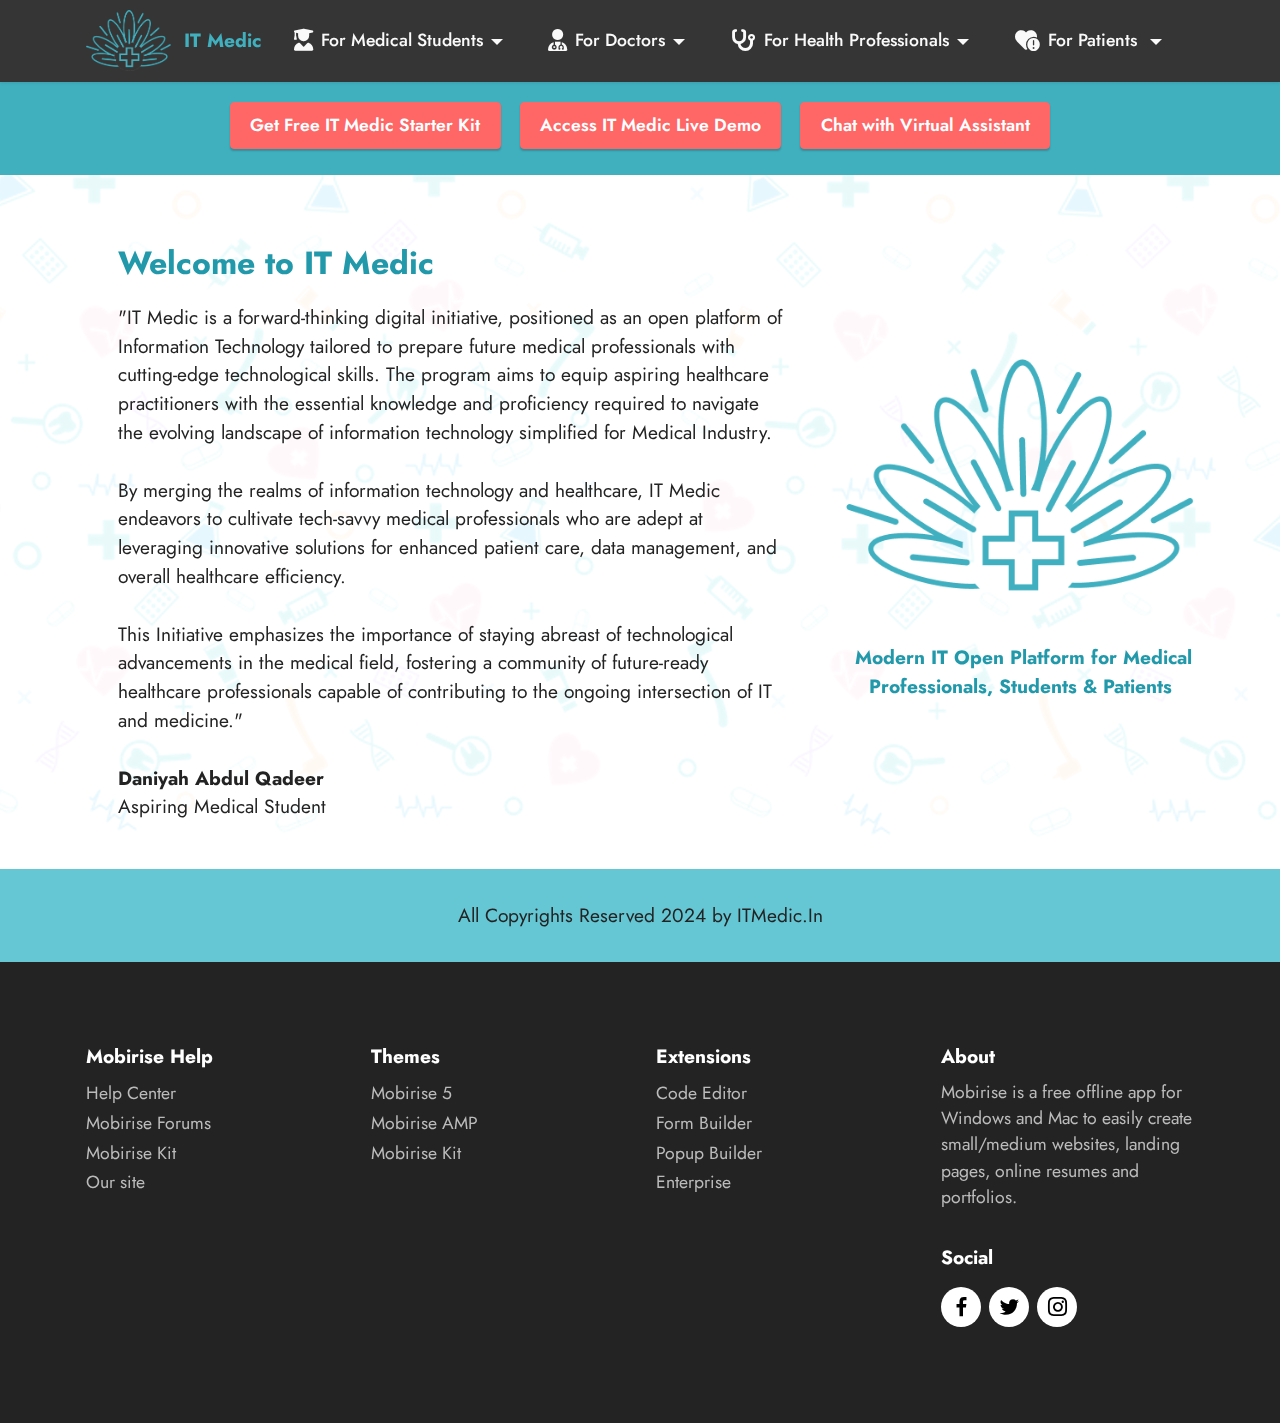
<file: index.html>
<!DOCTYPE html>
<html  >
<head>
  
  <meta charset="UTF-8">
  <meta http-equiv="X-UA-Compatible" content="IE=edge">
  
  <meta name="viewport" content="width=device-width, initial-scale=1, minimum-scale=1">
  <link rel="shortcut icon" href="assets/images/itmlogo-1.png" type="image/x-icon">
  <meta name="description" content="">
  
  
  <title>Home</title>
  <link rel="stylesheet" href="assets/font-awesome-regular/../css/fontawesome.min.css">
  <link rel="stylesheet" href="assets/font-awesome-regular/css/regular.min.css">
  <link rel="stylesheet" href="assets/font-awesome-solid/../css/fontawesome.min.css">
  <link rel="stylesheet" href="assets/font-awesome-solid/css/solid.min.css">
  <link rel="stylesheet" href="assets/web/assets/mobirise-icons2/mobirise2.css">
  <link rel="stylesheet" href="assets/tether/tether.min.css">
  <link rel="stylesheet" href="assets/bootstrap/css/bootstrap.min.css">
  <link rel="stylesheet" href="assets/bootstrap/css/bootstrap-grid.min.css">
  <link rel="stylesheet" href="assets/bootstrap/css/bootstrap-reboot.min.css">
  <link rel="stylesheet" href="assets/dropdown/css/style.css">
  <link rel="stylesheet" href="assets/socicon/css/styles.css">
  <link rel="stylesheet" href="assets/theme/css/style.css">
  <link rel="preload" as="style" href="assets/mobirise/css/mbr-additional.css"><link rel="stylesheet" href="assets/mobirise/css/mbr-additional.css" type="text/css">
  
  
  
  
</head>
<body>
  
  <section data-bs-version="5.1" class="menu menu10 cid-PquD1R1H3E" once="menu" id="design-block-PquD1R1H3E">
    
    <nav class="navbar navbar-dropdown navbar-fixed-top navbar-expand-lg">
        <div class="container">
            <div class="navbar-brand">
                <span class="navbar-logo">
                    <a href="#">
                        <img src="assets/images/itmlogo.png" alt="Logo" style="height: 3.8rem;">
                    </a>
                </span>
                <span class="navbar-caption-wrap"><a class="navbar-caption text-success display-7" href="index.html">IT Medic</a></span>
            </div>
            <button class="navbar-toggler" type="button" data-toggle="collapse" data-bs-toggle="collapse" data-target="#navbarSupportedContent" data-bs-target="#navbarSupportedContent" aria-controls="navbarNavAltMarkup" aria-expanded="false" aria-label="Toggle navigation">
                <div class="hamburger">
                    <span></span>
                    <span></span>
                    <span></span>
                    <span></span>
                </div>
            </button>
            <div class="collapse navbar-collapse" id="navbarSupportedContent">
                <ul class="navbar-nav nav-dropdown mx-auto" data-app-modern-menu="true"><li class="nav-item dropdown"><a class="nav-link link dropdown-toggle text-white display-4" href="#" data-toggle="dropdown-submenu" data-bs-toggle="dropdown" data-bs-auto-close="outside" aria-expanded="false"><span class="fas fa-user-graduate mbr-iconfont mbr-iconfont-btn"></span>For Medical Students</a><div class="dropdown-menu" aria-labelledby="dropdown-undefined"><a class="dropdown-item text-white text-primary display-4" href="med-student.html"><span class="mobi-mbri mobi-mbri-user mbr-iconfont mbr-iconfont-btn" style="color: rgb(255, 102, 102);"></span>High School Student</a><a class="show dropdown-item text-white text-primary display-4" href="med-student.html"><span class="fas fa-house-medical-flag mbr-iconfont mbr-iconfont-btn" style="color: rgb(255, 102, 102);"></span>Aspirant Medical Student</a><a class="show dropdown-item text-white text-primary display-4" href="med-student.html"><span class="fas fa-hand-holding-medical mbr-iconfont mbr-iconfont-btn" style="color: rgb(255, 102, 102);"></span>Pursuing Medical Student</a></div></li><li class="nav-item dropdown"><a class="nav-link link text-white dropdown-toggle display-4" href="#" data-bs-toggle="dropdown" data-bs-auto-close="outside" aria-expanded="false" data-toggle="dropdown-submenu"><span class="fas fa-user-doctor mbr-iconfont mbr-iconfont-btn"></span>For Doctors</a><div class="dropdown-menu"><a class="text-white dropdown-item display-4" href="#" data-bs-toggle="dropdown" data-bs-auto-close="outside" aria-expanded="false"><span class="fas fa-user-doctor mbr-iconfont mbr-iconfont-btn" style="color: rgb(255, 102, 102);"></span>General Physician</a><a class="text-white dropdown-item display-4" href="#" data-bs-toggle="dropdown" data-bs-auto-close="outside" aria-expanded="false"><span class="fas fa-user-doctor mbr-iconfont mbr-iconfont-btn" style="color: rgb(255, 102, 102);"></span>Pediatrician</a><a class="text-white dropdown-item display-4" href="#" data-bs-toggle="dropdown" data-bs-auto-close="outside" aria-expanded="false"><span class="fas fa-user-doctor mbr-iconfont mbr-iconfont-btn" style="color: rgb(255, 102, 102);"></span>Cardiologist</a><a class="text-white dropdown-item display-4" href="#" data-bs-toggle="dropdown" data-bs-auto-close="outside" aria-expanded="false"><span class="fas fa-user-doctor mbr-iconfont mbr-iconfont-btn" style="color: rgb(255, 102, 102);"></span>Pulmonologist</a><a class="text-white dropdown-item display-4" href="#" data-bs-toggle="dropdown" data-bs-auto-close="outside" aria-expanded="false"><span class="fas fa-user-doctor mbr-iconfont mbr-iconfont-btn" style="color: rgb(255, 102, 102);"></span>Gynecologist</a><a class="text-white dropdown-item display-4" href="#" data-bs-toggle="dropdown" data-bs-auto-close="outside" aria-expanded="false"><span class="fas fa-user-doctor mbr-iconfont mbr-iconfont-btn" style="color: rgb(255, 102, 102);"></span>Orthopedic Surgeon</a><a class="text-white dropdown-item display-4" href="#" data-bs-toggle="dropdown" data-bs-auto-close="outside" aria-expanded="false"><span class="fas fa-user-doctor mbr-iconfont mbr-iconfont-btn" style="color: rgb(255, 102, 102);"></span>Neurologist</a><a class="text-white dropdown-item display-4" href="#" data-bs-toggle="dropdown" data-bs-auto-close="outside" aria-expanded="false"><span class="fas fa-user-doctor mbr-iconfont mbr-iconfont-btn" style="color: rgb(255, 102, 102);"></span>Oncologist</a><a class="text-white dropdown-item display-4" href="#" data-bs-toggle="dropdown" data-bs-auto-close="outside" aria-expanded="false"><span class="fas fa-user-doctor mbr-iconfont mbr-iconfont-btn" style="color: rgb(255, 102, 102);"></span>Dermatologist</a><a class="text-white dropdown-item display-4" href="#" data-bs-toggle="dropdown" data-bs-auto-close="outside" aria-expanded="false"><span class="fas fa-user-doctor mbr-iconfont mbr-iconfont-btn" style="color: rgb(255, 102, 102);"></span>Dental Doctor</a><a class="text-white dropdown-item display-4" href="#" data-bs-toggle="dropdown" data-bs-auto-close="outside" aria-expanded="false"><span class="fas fa-user-doctor mbr-iconfont mbr-iconfont-btn" style="color: rgb(255, 102, 102);"></span>Psychiatrist</a></div></li><li class="nav-item dropdown"><a class="nav-link link text-white dropdown-toggle display-4" href="#" data-bs-toggle="dropdown" data-bs-auto-close="outside" aria-expanded="false" data-toggle="dropdown-submenu"><span class="fas fa-stethoscope mbr-iconfont mbr-iconfont-btn"></span>For Health Professionals</a><div class="dropdown-menu"><a class="text-white dropdown-item display-4" href="#" data-bs-toggle="dropdown" data-bs-auto-close="outside" aria-expanded="false"><span class="fas fa-user-nurse mbr-iconfont mbr-iconfont-btn" style="color: rgb(255, 102, 102);"></span>Registered Nurse</a><a class="text-white dropdown-item display-4" href="#" data-bs-toggle="dropdown" data-bs-auto-close="outside" aria-expanded="false"><span class="fas fa-capsules mbr-iconfont mbr-iconfont-btn" style="color: rgb(255, 102, 102);"></span>Pharmacist</a><a class="text-white dropdown-item display-4" href="#" data-bs-toggle="dropdown" data-bs-auto-close="outside" aria-expanded="false"><span class="far fa-eye mbr-iconfont mbr-iconfont-btn" style="color: rgb(255, 102, 102);"></span>Optometrist</a><a class="text-white dropdown-item display-4" href="#" data-bs-toggle="dropdown" data-bs-auto-close="outside" aria-expanded="false"><span class="fas fa-head-side-virus mbr-iconfont mbr-iconfont-btn" style="color: rgb(255, 102, 102);"></span>Clinical Psychologist</a><a class="text-white dropdown-item display-4" href="#" data-bs-toggle="dropdown" data-bs-auto-close="outside" aria-expanded="false"><span class="fas fa-plate-wheat mbr-iconfont mbr-iconfont-btn" style="color: rgb(255, 102, 102);"></span>Clinical Dietitian/Nutritionist</a></div></li>
                
                <li class="nav-item dropdown"><a class="nav-link link dropdown-toggle text-white display-4" href="about.html" data-toggle="dropdown-submenu" data-bs-toggle="dropdown" data-bs-auto-close="outside" aria-expanded="true"><span class="fas fa-heart-circle-exclamation mbr-iconfont mbr-iconfont-btn"></span>For Patients&nbsp;</a><div class="dropdown-menu" aria-labelledby="dropdown-undefined"><a class="dropdown-item text-white display-4" href="#"><span class="far fa-hospital mbr-iconfont mbr-iconfont-btn" style="color: rgb(255, 102, 102);"></span>Patient at Hospital</a><a class="dropdown-item text-white display-4" href="#"><span class="fas fa-house-chimney-medical mbr-iconfont mbr-iconfont-btn" style="color: rgb(255, 102, 102);"></span>Patient under Home Care</a><a class="show dropdown-item text-white display-4" href="#"><span class="fas fa-house-chimney-user mbr-iconfont mbr-iconfont-btn" style="color: rgb(255, 102, 102);"></span>Care Taker / Attender</a><a class="show dropdown-item text-white display-4" href="#"><span class="fas fa-user-group mbr-iconfont mbr-iconfont-btn" style="color: rgb(255, 102, 102);"></span>Family Member</a></div></li></ul>
                
                
            </div>
        </div>
    </nav>


    <script>

/* force click
  */
  function MM_goToURL() { //v3.0
  var i, args=MM_goToURL.arguments; document.MM_returnValue = false;
  for (i=0; i<(args.length-1); i+=2) eval(args[i]+".location='"+args[i+1]+"'");
}
    </script>
</section>

<section class="content11 cid-u2MsAZdlYy" id="content11-10">
    
    <div class="container-fluid">
        <div class="row justify-content-center">
            <div class="col-md-12 col-lg-12">
                <div class="mbr-section-btn align-center"><a class="btn btn-secondary display-4" href="">Get Free IT Medic Starter Kit</a> <a class="btn btn-secondary display-4" href="">Access IT Medic Live Demo</a> <a class="btn btn-secondary display-4" href="">Chat with Virtual Assistant</a></div>
            </div>
        </div>
    </div>
</section>

<section class="image2 cid-u1qcPQpFcr mbr-parallax-background" id="image2-4">
    

    <div class="mbr-overlay" style="opacity: 0.9; background-color: rgb(255, 255, 255);">
    </div>

    <div class="container">
        <div class="row align-items-center">
            <div class="col-12 col-lg-4">
                <div class="image-wrapper">
                    <img src="assets/images/itmlogo.png" alt="">
                    <p class="mbr-description mbr-fonts-style mt-2 align-center display-7">
                        <br><strong>&nbsp;Modern IT Open Platform for Medical Professionals, Students &amp; Patients</strong></p>
                </div>
            </div>
            <div class="col-12 col-lg">
                <div class="text-wrapper">
                    <h3 class="mbr-section-title mbr-fonts-style mb-3 display-5"><strong>Welcome to IT Medic</strong></h3>
                    <p class="mbr-text mbr-fonts-style display-7">"IT Medic is a forward-thinking digital initiative, positioned as an open platform of Information Technology tailored to prepare future medical professionals with cutting-edge technological skills. The program aims to equip aspiring healthcare practitioners with the essential knowledge and proficiency required to navigate the evolving landscape of information technology simplified for Medical Industry. <br><br>By merging the realms of information technology and healthcare, IT Medic endeavors to cultivate tech-savvy medical professionals who are adept at leveraging innovative solutions for enhanced patient care, data management, and overall healthcare efficiency. <br><br>This Initiative emphasizes the importance of staying abreast of technological advancements in the medical field, fostering a community of future-ready healthcare professionals capable of contributing to the ongoing intersection of IT and medicine."<br><br><strong>Daniyah Abdul Qadeer</strong><br>Aspiring Medical Student<br></p>
                </div>
            </div>
        </div>
    </div>
</section>

<section class="content4 cid-u2MxlJBZBH" id="content4-11">
    
    
    <div class="container-fluid">
        <div class="row justify-content-center">
            <div class="title col-md-12 col-lg-12">
                
                <h4 class="mbr-section-subtitle align-center mbr-fonts-style mb-4 display-7">All Copyrights Reserved 2024 by ITMedic.In</h4>
                
            </div>
        </div>
    </div>
</section>

<section class="footer1 cid-u1vu8v7lAr" once="footers" id="footer1-7">

    
    
    <div class="container">
        <div class="row mbr-white">
            <div class="col-12 col-md-6 col-lg-3">
                <h5 class="mbr-section-subtitle mbr-fonts-style mb-2 display-7">
                    <strong>Mobirise Help</strong>
                </h5>
                <ul class="list mbr-fonts-style display-4">
                    <li class="mbr-text item-wrap">Help Center</li>
                    <li class="mbr-text item-wrap">Mobirise Forums</li>
                    <li class="mbr-text item-wrap">Mobirise Kit</li>
                    <li class="mbr-text item-wrap">Our site</li>
                </ul>
            </div>
            <div class="col-12 col-md-6 col-lg-3">
                <h5 class="mbr-section-subtitle mbr-fonts-style mb-2 display-7">
                    <strong>Themes</strong>
                </h5>
                <ul class="list mbr-fonts-style display-4">

                    <li class="mbr-text item-wrap">Mobirise 5</li>
                    <li class="mbr-text item-wrap">Mobirise AMP</li>
                    <li class="mbr-text item-wrap">Mobirise Kit</li>
                </ul>
            </div>
            <div class="col-12 col-md-6 col-lg-3">
                <h5 class="mbr-section-subtitle mbr-fonts-style mb-2 display-7">
                    <strong>Extensions</strong>
                </h5>
                <ul class="list mbr-fonts-style display-4">
                    <li class="mbr-text item-wrap">Code Editor</li>
                    <li class="mbr-text item-wrap">Form Builder</li>
                    <li class="mbr-text item-wrap">Popup Builder</li>
                    <li class="mbr-text item-wrap">Enterprise</li>
                </ul>
            </div>
            <div class="col-12 col-md-6 col-lg-3">
                <h5 class="mbr-section-subtitle mbr-fonts-style mb-2 display-7">
                    <strong>About</strong>
                </h5>
                <p class="mbr-text mbr-fonts-style mb-4 display-4">
                    Mobirise is a free offline app for
                    Windows and Mac to easily create small/medium websites, landing pages, online resumes and
                    portfolios.</p>
                <h5 class="mbr-section-subtitle mbr-fonts-style mb-3 display-7">
                    <strong>Social</strong>
                </h5>
                <div class="social-row display-7">
                    <div class="soc-item">
                        <a href="https://twitter.com/mobirise" target="_blank">
                            <span class="mbr-iconfont socicon socicon-facebook"></span>
                        </a>
                    </div>
                    <div class="soc-item">
                        <a href="https://twitter.com/mobirise" target="_blank">
                            <span class="mbr-iconfont socicon socicon-twitter"></span>
                        </a>
                    </div>
                    <div class="soc-item">
                        <a href="https://twitter.com/mobirise" target="_blank">
                            <span class="mbr-iconfont socicon socicon-instagram"></span>
                        </a>
                    </div>
                    
                </div>
            </div>
            
        </div>
    </div>
</section><section id="top-1" hidden><a href="https://mobirise.site"></a></section><script src="assets/web/assets/jquery/jquery.min.js"></script>  <script src="assets/popper/popper.min.js"></script>  <script src="assets/tether/tether.min.js"></script>  <script src="assets/bootstrap/js/bootstrap.min.js"></script>  <script src="assets/smoothscroll/smooth-scroll.js"></script>  <script src="assets/parallax/jarallax.min.js"></script>  <script src="assets/dropdown/js/nav-dropdown.js"></script>  <script src="assets/dropdown/js/navbar-dropdown.js"></script>  <script src="assets/touchswipe/jquery.touch-swipe.min.js"></script>  <script src="assets/theme/js/script.js"></script>  
  
  
</body>
</html>
</file>
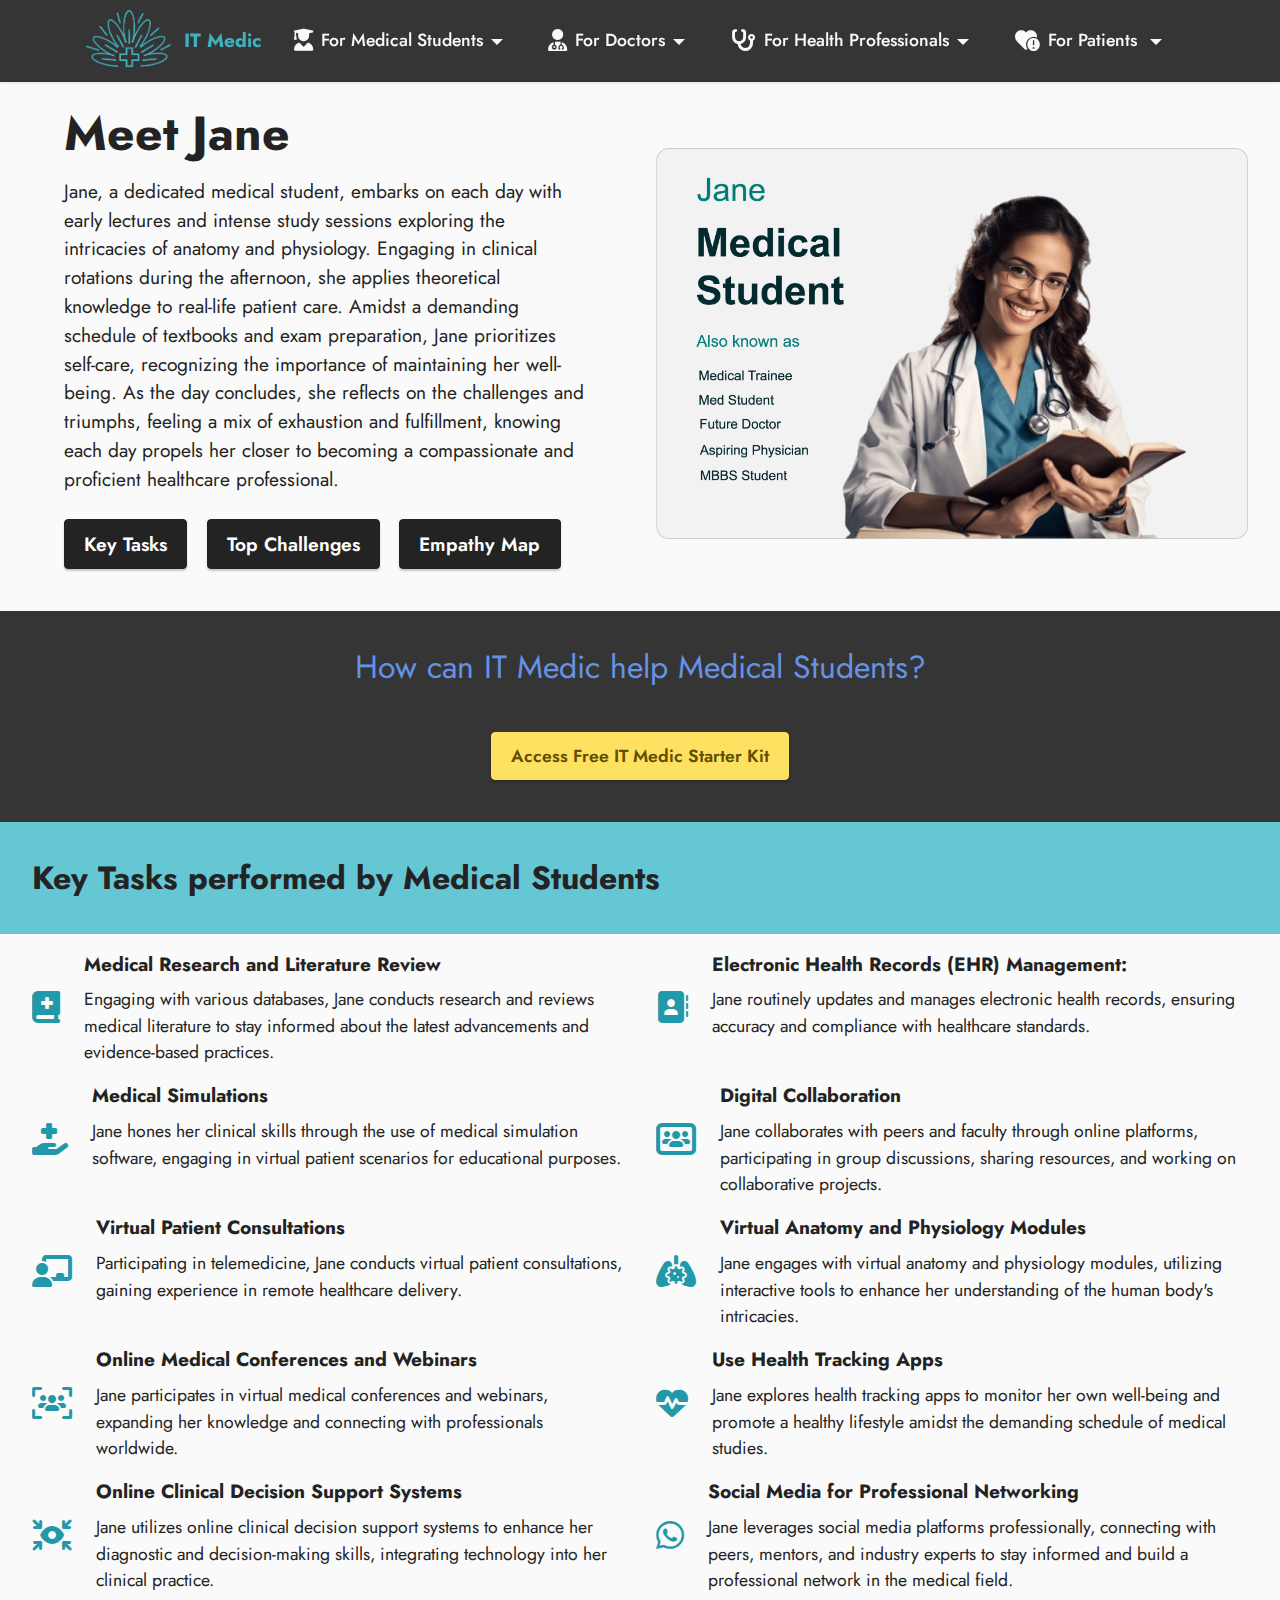
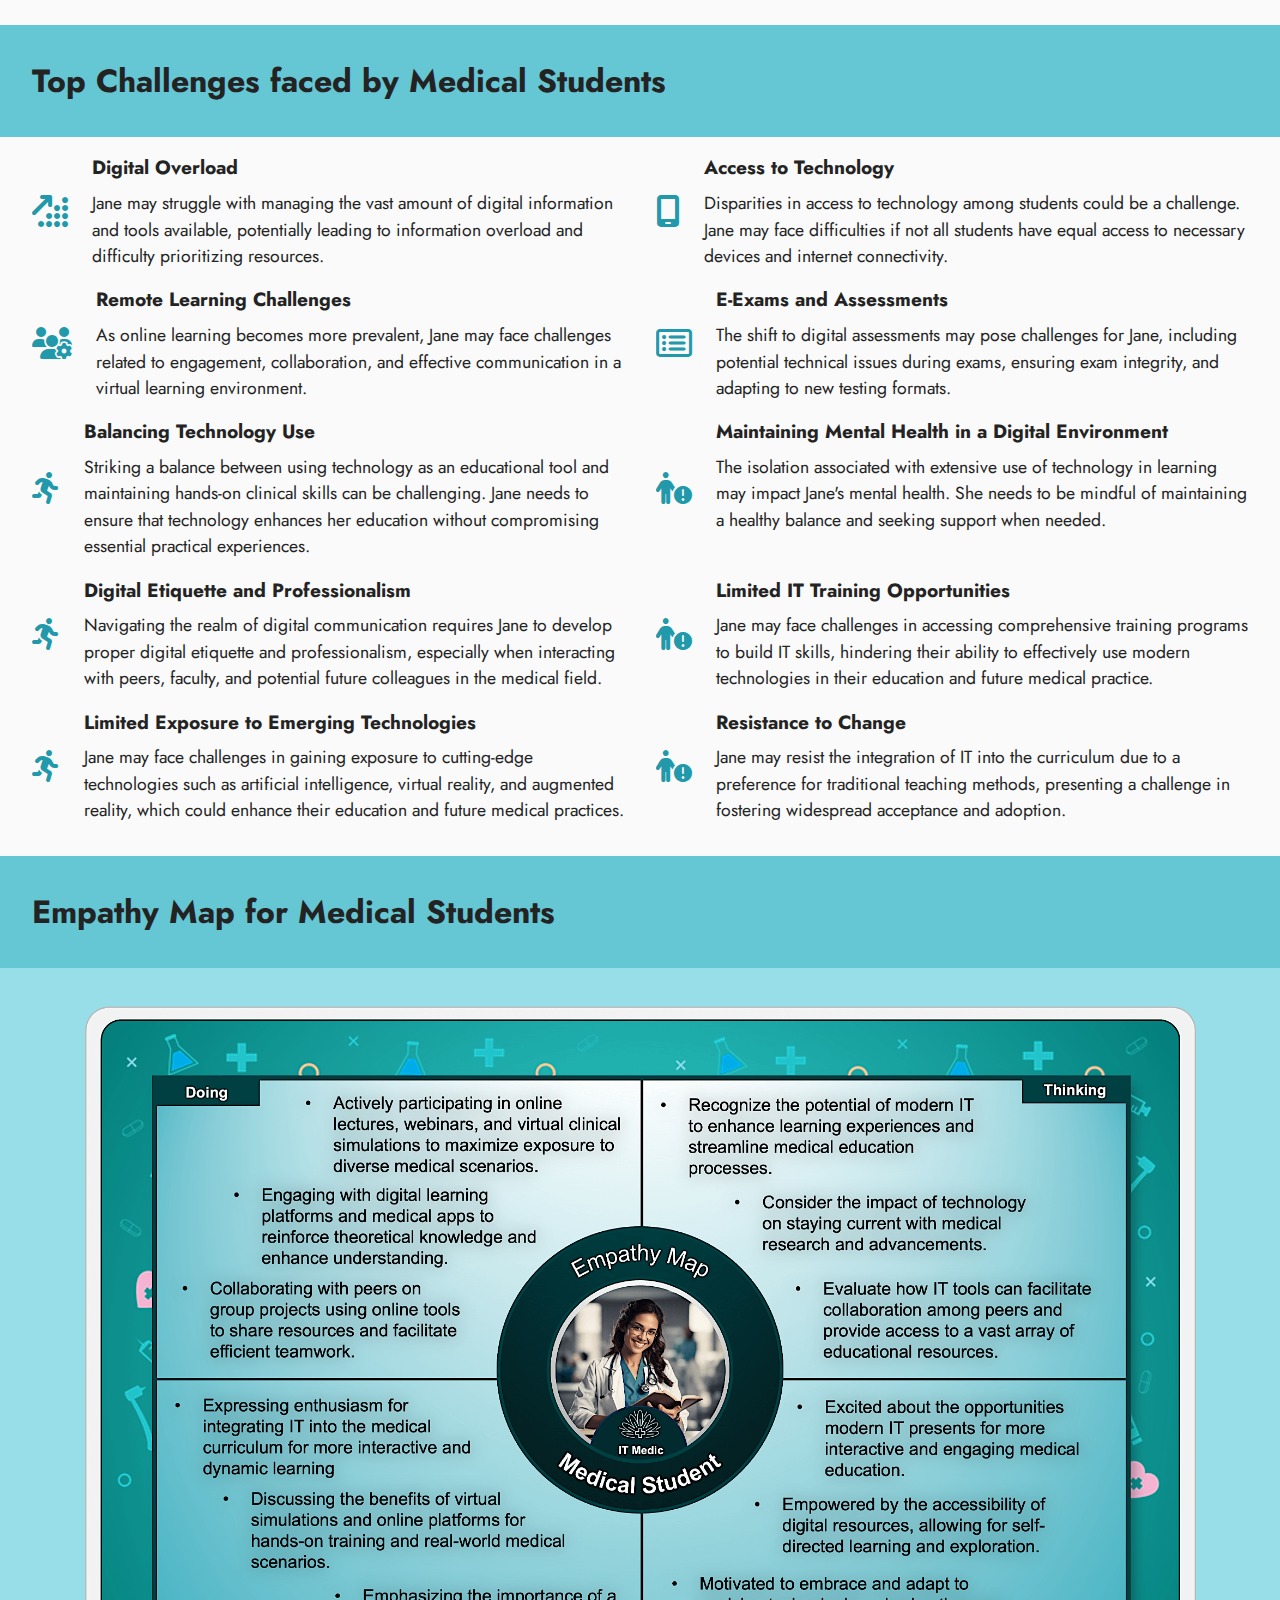
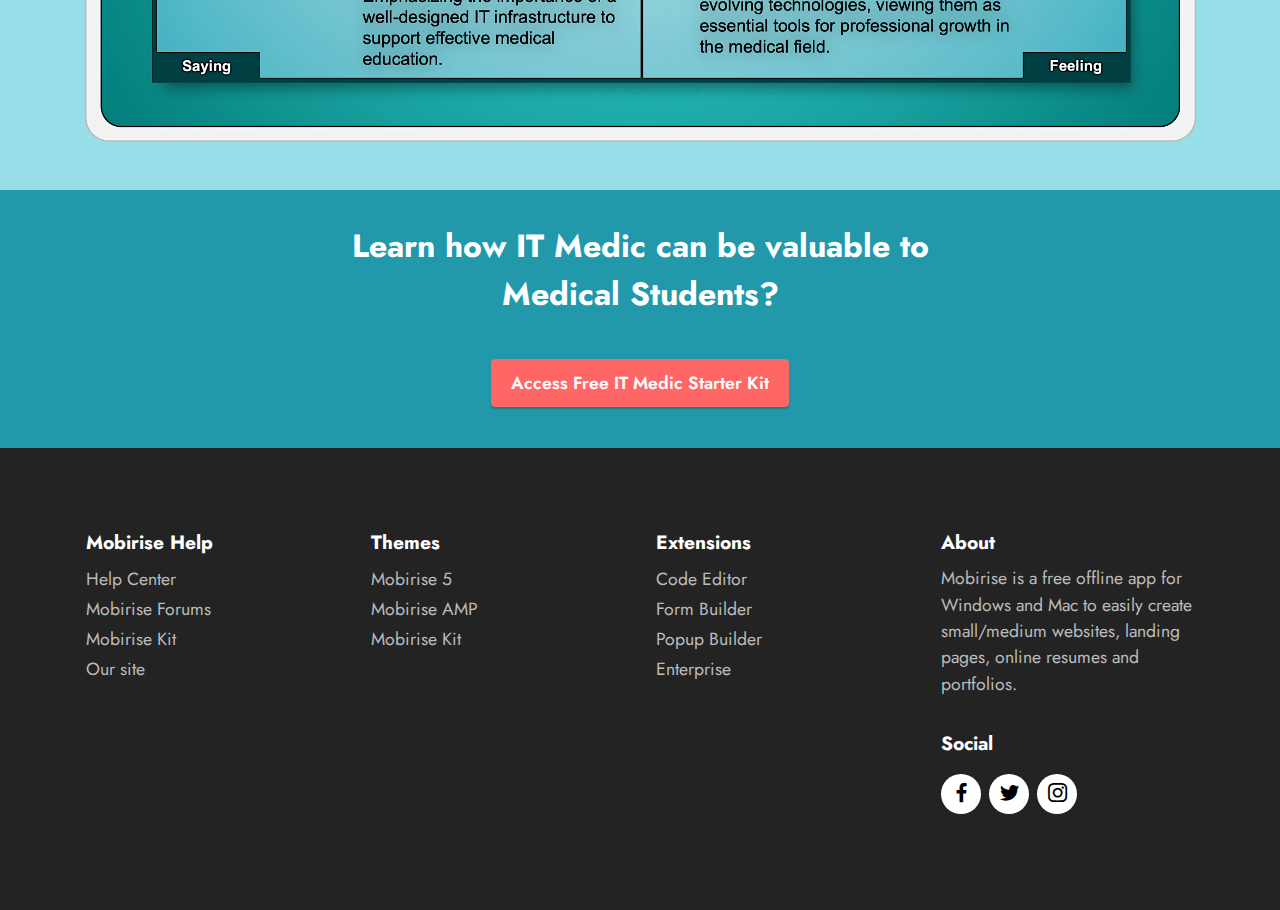
<file: med-student.html>
<!DOCTYPE html>
<html  >
<head>
  
  <meta charset="UTF-8">
  <meta http-equiv="X-UA-Compatible" content="IE=edge">
  
  <meta name="viewport" content="width=device-width, initial-scale=1, minimum-scale=1">
  <link rel="shortcut icon" href="assets/images/itmlogo-1.png" type="image/x-icon">
  <meta name="description" content="">
  
  
  <title>ITMedic-MedicalStudent</title>
  <link rel="stylesheet" href="assets/font-awesome-regular/../css/fontawesome.min.css">
  <link rel="stylesheet" href="assets/font-awesome-regular/css/regular.min.css">
  <link rel="stylesheet" href="assets/font-awesome-solid/../css/fontawesome.min.css">
  <link rel="stylesheet" href="assets/font-awesome-solid/css/solid.min.css">
  <link rel="stylesheet" href="assets/font-awesome-brands/../css/fontawesome.min.css">
  <link rel="stylesheet" href="assets/font-awesome-brands/css/brands.min.css">
  <link rel="stylesheet" href="assets/web/assets/mobirise-icons2/mobirise2.css">
  <link rel="stylesheet" href="assets/tether/tether.min.css">
  <link rel="stylesheet" href="assets/bootstrap/css/bootstrap.min.css">
  <link rel="stylesheet" href="assets/bootstrap/css/bootstrap-grid.min.css">
  <link rel="stylesheet" href="assets/bootstrap/css/bootstrap-reboot.min.css">
  <link rel="stylesheet" href="assets/dropdown/css/style.css">
  <link rel="stylesheet" href="assets/socicon/css/styles.css">
  <link rel="stylesheet" href="assets/theme/css/style.css">
  <link rel="preload" as="style" href="assets/mobirise/css/mbr-additional.css"><link rel="stylesheet" href="assets/mobirise/css/mbr-additional.css" type="text/css">
  
  
  
  
</head>
<body>
  
  <section data-bs-version="5.1" class="menu menu10 cid-PquD1R1H3E" once="menu" id="design-block-d">
    
    <nav class="navbar navbar-dropdown navbar-fixed-top navbar-expand-lg">
        <div class="container">
            <div class="navbar-brand">
                <span class="navbar-logo">
                    <a href="#">
                        <img src="assets/images/itmlogo.png" alt="Logo" style="height: 3.8rem;">
                    </a>
                </span>
                <span class="navbar-caption-wrap"><a class="navbar-caption text-success display-7" href="index.html">IT Medic</a></span>
            </div>
            <button class="navbar-toggler" type="button" data-toggle="collapse" data-bs-toggle="collapse" data-target="#navbarSupportedContent" data-bs-target="#navbarSupportedContent" aria-controls="navbarNavAltMarkup" aria-expanded="false" aria-label="Toggle navigation">
                <div class="hamburger">
                    <span></span>
                    <span></span>
                    <span></span>
                    <span></span>
                </div>
            </button>
            <div class="collapse navbar-collapse" id="navbarSupportedContent">
                <ul class="navbar-nav nav-dropdown mx-auto" data-app-modern-menu="true"><li class="nav-item dropdown"><a class="nav-link link dropdown-toggle text-white display-4" href="#" data-toggle="dropdown-submenu" data-bs-toggle="dropdown" data-bs-auto-close="outside" aria-expanded="false"><span class="fas fa-user-graduate mbr-iconfont mbr-iconfont-btn"></span>For Medical Students</a><div class="dropdown-menu" aria-labelledby="dropdown-undefined"><a class="dropdown-item text-white text-primary display-4" href="med-student.html"><span class="mobi-mbri mobi-mbri-user mbr-iconfont mbr-iconfont-btn" style="color: rgb(255, 102, 102);"></span>High School Student</a><a class="show dropdown-item text-white text-primary display-4" href="med-student.html"><span class="fas fa-house-medical-flag mbr-iconfont mbr-iconfont-btn" style="color: rgb(255, 102, 102);"></span>Aspirant Medical Student</a><a class="show dropdown-item text-white text-primary display-4" href="med-student.html"><span class="fas fa-hand-holding-medical mbr-iconfont mbr-iconfont-btn" style="color: rgb(255, 102, 102);"></span>Pursuing Medical Student</a></div></li><li class="nav-item dropdown"><a class="nav-link link text-white dropdown-toggle display-4" href="#" data-bs-toggle="dropdown" data-bs-auto-close="outside" aria-expanded="false" data-toggle="dropdown-submenu"><span class="fas fa-user-doctor mbr-iconfont mbr-iconfont-btn"></span>For Doctors</a><div class="dropdown-menu"><a class="text-white dropdown-item display-4" href="#" data-bs-toggle="dropdown" data-bs-auto-close="outside" aria-expanded="false"><span class="fas fa-user-doctor mbr-iconfont mbr-iconfont-btn" style="color: rgb(255, 102, 102);"></span>General Physician</a><a class="text-white dropdown-item display-4" href="#" data-bs-toggle="dropdown" data-bs-auto-close="outside" aria-expanded="false"><span class="fas fa-user-doctor mbr-iconfont mbr-iconfont-btn" style="color: rgb(255, 102, 102);"></span>Pediatrician</a><a class="text-white dropdown-item display-4" href="#" data-bs-toggle="dropdown" data-bs-auto-close="outside" aria-expanded="false"><span class="fas fa-user-doctor mbr-iconfont mbr-iconfont-btn" style="color: rgb(255, 102, 102);"></span>Cardiologist</a><a class="text-white dropdown-item display-4" href="#" data-bs-toggle="dropdown" data-bs-auto-close="outside" aria-expanded="false"><span class="fas fa-user-doctor mbr-iconfont mbr-iconfont-btn" style="color: rgb(255, 102, 102);"></span>Pulmonologist</a><a class="text-white dropdown-item display-4" href="#" data-bs-toggle="dropdown" data-bs-auto-close="outside" aria-expanded="false"><span class="fas fa-user-doctor mbr-iconfont mbr-iconfont-btn" style="color: rgb(255, 102, 102);"></span>Gynecologist</a><a class="text-white dropdown-item display-4" href="#" data-bs-toggle="dropdown" data-bs-auto-close="outside" aria-expanded="false"><span class="fas fa-user-doctor mbr-iconfont mbr-iconfont-btn" style="color: rgb(255, 102, 102);"></span>Orthopedic Surgeon</a><a class="text-white dropdown-item display-4" href="#" data-bs-toggle="dropdown" data-bs-auto-close="outside" aria-expanded="false"><span class="fas fa-user-doctor mbr-iconfont mbr-iconfont-btn" style="color: rgb(255, 102, 102);"></span>Neurologist</a><a class="text-white dropdown-item display-4" href="#" data-bs-toggle="dropdown" data-bs-auto-close="outside" aria-expanded="false"><span class="fas fa-user-doctor mbr-iconfont mbr-iconfont-btn" style="color: rgb(255, 102, 102);"></span>Oncologist</a><a class="text-white dropdown-item display-4" href="#" data-bs-toggle="dropdown" data-bs-auto-close="outside" aria-expanded="false"><span class="fas fa-user-doctor mbr-iconfont mbr-iconfont-btn" style="color: rgb(255, 102, 102);"></span>Dermatologist</a><a class="text-white dropdown-item display-4" href="#" data-bs-toggle="dropdown" data-bs-auto-close="outside" aria-expanded="false"><span class="fas fa-user-doctor mbr-iconfont mbr-iconfont-btn" style="color: rgb(255, 102, 102);"></span>Dental Doctor</a><a class="text-white dropdown-item display-4" href="#" data-bs-toggle="dropdown" data-bs-auto-close="outside" aria-expanded="false"><span class="fas fa-user-doctor mbr-iconfont mbr-iconfont-btn" style="color: rgb(255, 102, 102);"></span>Psychiatrist</a></div></li><li class="nav-item dropdown"><a class="nav-link link text-white dropdown-toggle display-4" href="#" data-bs-toggle="dropdown" data-bs-auto-close="outside" aria-expanded="false" data-toggle="dropdown-submenu"><span class="fas fa-stethoscope mbr-iconfont mbr-iconfont-btn"></span>For Health Professionals</a><div class="dropdown-menu"><a class="text-white dropdown-item display-4" href="#" data-bs-toggle="dropdown" data-bs-auto-close="outside" aria-expanded="false"><span class="fas fa-user-nurse mbr-iconfont mbr-iconfont-btn" style="color: rgb(255, 102, 102);"></span>Registered Nurse</a><a class="text-white dropdown-item display-4" href="#" data-bs-toggle="dropdown" data-bs-auto-close="outside" aria-expanded="false"><span class="fas fa-capsules mbr-iconfont mbr-iconfont-btn" style="color: rgb(255, 102, 102);"></span>Pharmacist</a><a class="text-white dropdown-item display-4" href="#" data-bs-toggle="dropdown" data-bs-auto-close="outside" aria-expanded="false"><span class="far fa-eye mbr-iconfont mbr-iconfont-btn" style="color: rgb(255, 102, 102);"></span>Optometrist</a><a class="text-white dropdown-item display-4" href="#" data-bs-toggle="dropdown" data-bs-auto-close="outside" aria-expanded="false"><span class="fas fa-head-side-virus mbr-iconfont mbr-iconfont-btn" style="color: rgb(255, 102, 102);"></span>Clinical Psychologist</a><a class="text-white dropdown-item display-4" href="#" data-bs-toggle="dropdown" data-bs-auto-close="outside" aria-expanded="false"><span class="fas fa-plate-wheat mbr-iconfont mbr-iconfont-btn" style="color: rgb(255, 102, 102);"></span>Clinical Dietitian/Nutritionist</a></div></li>
                
                <li class="nav-item dropdown open"><a class="nav-link link dropdown-toggle text-white display-4" href="about.html" data-toggle="dropdown-submenu" data-bs-toggle="dropdown" data-bs-auto-close="outside" aria-expanded="true"><span class="fas fa-heart-circle-exclamation mbr-iconfont mbr-iconfont-btn"></span>For Patients&nbsp;</a><div class="dropdown-menu" aria-labelledby="dropdown-undefined"><a class="dropdown-item text-white display-4" href="#"><span class="far fa-hospital mbr-iconfont mbr-iconfont-btn" style="color: rgb(255, 102, 102);"></span>Patient at Hospital</a><a class="dropdown-item text-white display-4" href="#"><span class="fas fa-house-chimney-medical mbr-iconfont mbr-iconfont-btn" style="color: rgb(255, 102, 102);"></span>Patient under Home Care</a><a class="show dropdown-item text-white display-4" href="#"><span class="fas fa-house-chimney-user mbr-iconfont mbr-iconfont-btn" style="color: rgb(255, 102, 102);"></span>Care Taker / Attender</a><a class="show dropdown-item text-white display-4" href="#"><span class="fas fa-user-group mbr-iconfont mbr-iconfont-btn" style="color: rgb(255, 102, 102);"></span>Family Member</a></div></li></ul>
                
                
            </div>
        </div>
    </nav>


    <script>

/* force click
  */
  function MM_goToURL() { //v3.0
  var i, args=MM_goToURL.arguments; document.MM_returnValue = false;
  for (i=0; i<(args.length-1); i+=2) eval(args[i]+".location='"+args[i+1]+"'");
}
    </script>
</section>

<section class="header11 cid-u2LJflZSxK" id="header11-f">

    

    

    <div class="container-fluid">
        <div class="row justify-content-center">
            <div class="col-12 col-md-6 image-wrapper">
                <img class="w-100" src="assets/images/jane-1.png" alt="">
            </div>
            <div class="col-12 col-md">
                <div class="text-wrapper text-center">
                    <h1 class="mbr-section-title mbr-fonts-style mb-3 display-2"><strong>Meet Jane</strong></h1>
                    <p class="mbr-text mbr-fonts-style display-7">Jane, a dedicated medical student, embarks on each day with early lectures and intense study sessions exploring the intricacies of anatomy and physiology. Engaging in clinical rotations during the afternoon, she applies theoretical knowledge to real-life patient care. Amidst a demanding schedule of textbooks and exam preparation, Jane prioritizes self-care, recognizing the importance of maintaining her well-being. As the day concludes, she reflects on the challenges and triumphs, feeling a mix of exhaustion and fulfillment, knowing each day propels her closer to becoming a compassionate and proficient healthcare professional.<br></p>
                    <div class="mbr-section-btn mt-3"><a class="btn btn-black display-7" href="page1.html#KeyTasks">Key Tasks</a> <a class="btn btn-black display-7" href="page1.html#KeyTasks">Top Challenges</a> <a class="btn btn-black display-7" href="https://mobiri.se">Empathy Map</a></div>
                </div>
            </div>
        </div>
    </div>
</section>

<section class="info1 cid-u2M6Ld4sHj" id="info1-w">
    
    
    <div class="align-center container">
        <div class="row justify-content-center">
            <div class="col-12 col-lg-8">
                <h3 class="mbr-section-title mb-4 mbr-fonts-style display-5">
                    <strong><a href="Offer-MedStudent.html#top" class="text-primary">How can IT Medic help Medical Students?</a></strong></h3>
                
                <div class="mbr-section-btn"><a class="btn btn-warning display-4" href="Offer-MedStudent.html">Access Free IT Medic Starter Kit</a></div>
            </div>
        </div>
    </div>
</section>

<section class="content4 cid-u2LOvgA7ir" id="KeyTasks">
    
    
    <div class="container-fluid">
        <div class="row justify-content-center">
            <div class="title col-md-12 col-lg-12">
                <h3 class="mbr-section-title mbr-fonts-style align-center mb-4 display-5">
                    <strong>Key Tasks performed by Medical Students</strong></h3>
                
                
            </div>
        </div>
    </div>
</section>

<section class="features14 cid-u2LMBQEb4W" id="features15-j">

    
    
    <div class="container-fluid">
        <div class="row justify-content-center">
            <div class="card col-12 col-md-6 col-lg-6">
                <div class="card-wrapper">
                    <span class="mbr-iconfont m-auto fas fa-book-medical"></span>
                    <div class="card-box">
                        <h4 class="card-title mbr-fonts-style mb-2 display-7"><strong>Medical Research and Literature Review</strong></h4>
                        <h5 class="card-text mbr-fonts-style display-4">Engaging with various databases, Jane conducts research and reviews medical literature to stay informed about the latest advancements and evidence-based practices.</h5>
                    </div>
                </div>
            </div>
            <div class="card col-12 col-md-6 col-lg-6">
                <div class="card-wrapper">
                    <span class="mbr-iconfont m-auto fas fa-address-book"></span>
                    <div class="card-box">
                        <h4 class="card-title mbr-fonts-style mb-2 display-7"><strong>Electronic Health Records (EHR) Management:</strong></h4>
                        <h5 class="card-text mbr-fonts-style display-4">Jane routinely updates and manages electronic health records, ensuring accuracy and compliance with healthcare standards.</h5>
                    </div>
                </div>
            </div>
            
            
        </div>
    </div>
</section>

<section class="features14 cid-u2LP6q8WZx" id="features15-l">

    
    
    <div class="container-fluid">
        <div class="row justify-content-center">
            <div class="card col-12 col-md-6 col-lg-6">
                <div class="card-wrapper">
                    <span class="mbr-iconfont m-auto fas fa-hand-holding-medical"></span>
                    <div class="card-box">
                        <h4 class="card-title mbr-fonts-style mb-2 display-7"><strong>Medical Simulations</strong></h4>
                        <h5 class="card-text mbr-fonts-style display-4">Jane hones her clinical skills through the use of medical simulation software, engaging in virtual patient scenarios for educational purposes.</h5>
                    </div>
                </div>
            </div>
            <div class="card col-12 col-md-6 col-lg-6">
                <div class="card-wrapper">
                    <span class="mbr-iconfont m-auto fas fa-users-rectangle"></span>
                    <div class="card-box">
                        <h4 class="card-title mbr-fonts-style mb-2 display-7"><strong>Digital Collaboration</strong></h4>
                        <h5 class="card-text mbr-fonts-style display-4">Jane collaborates with peers and faculty through online platforms, participating in group discussions, sharing resources, and working on collaborative projects.</h5>
                    </div>
                </div>
            </div>
            
            
        </div>
    </div>
</section>

<section class="features14 cid-u2LP74PHqu" id="features15-m">

    
    
    <div class="container-fluid">
        <div class="row justify-content-center">
            <div class="card col-12 col-md-6 col-lg-6">
                <div class="card-wrapper">
                    <span class="mbr-iconfont m-auto fas fa-chalkboard-user"></span>
                    <div class="card-box">
                        <h4 class="card-title mbr-fonts-style mb-2 display-7"><strong>Virtual Patient Consultations</strong></h4>
                        <h5 class="card-text mbr-fonts-style display-4">Participating in telemedicine, Jane conducts virtual patient consultations, gaining experience in remote healthcare delivery.</h5>
                    </div>
                </div>
            </div>
            <div class="card col-12 col-md-6 col-lg-6">
                <div class="card-wrapper">
                    <span class="mbr-iconfont m-auto fas fa-lungs-virus"></span>
                    <div class="card-box">
                        <h4 class="card-title mbr-fonts-style mb-2 display-7"><strong>Virtual Anatomy and Physiology Modules</strong></h4>
                        <h5 class="card-text mbr-fonts-style display-4">Jane engages with virtual anatomy and physiology modules, utilizing interactive tools to enhance her understanding of the human body's intricacies.</h5>
                    </div>
                </div>
            </div>
            
            
        </div>
    </div>
</section>

<section class="features14 cid-u2LP92kPjA" id="features15-n">

    
    
    <div class="container-fluid">
        <div class="row justify-content-center">
            <div class="card col-12 col-md-6 col-lg-6">
                <div class="card-wrapper">
                    <span class="mbr-iconfont m-auto fas fa-users-viewfinder"></span>
                    <div class="card-box">
                        <h4 class="card-title mbr-fonts-style mb-2 display-7"><strong>Online Medical Conferences and Webinars</strong></h4>
                        <h5 class="card-text mbr-fonts-style display-4">Jane participates in virtual medical conferences and webinars, expanding her knowledge and connecting with professionals worldwide.</h5>
                    </div>
                </div>
            </div>
            <div class="card col-12 col-md-6 col-lg-6">
                <div class="card-wrapper">
                    <span class="mbr-iconfont m-auto fas fa-heart-pulse"></span>
                    <div class="card-box">
                        <h4 class="card-title mbr-fonts-style mb-2 display-7"><strong>Use Health Tracking Apps</strong></h4>
                        <h5 class="card-text mbr-fonts-style display-4">Jane explores health tracking apps to monitor her own well-being and promote a healthy lifestyle amidst the demanding schedule of medical studies.</h5>
                    </div>
                </div>
            </div>
            
            
        </div>
    </div>
</section>

<section class="features14 cid-u2LPh3JyLM" id="features15-p">

    
    
    <div class="container-fluid">
        <div class="row justify-content-center">
            <div class="card col-12 col-md-6 col-lg-6">
                <div class="card-wrapper">
                    <span class="mbr-iconfont m-auto fas fa-arrows-to-eye"></span>
                    <div class="card-box">
                        <h4 class="card-title mbr-fonts-style mb-2 display-7"><strong>Online Clinical Decision Support Systems</strong></h4>
                        <h5 class="card-text mbr-fonts-style display-4">Jane utilizes online clinical decision support systems to enhance her diagnostic and decision-making skills, integrating technology into her clinical practice.</h5>
                    </div>
                </div>
            </div>
            <div class="card col-12 col-md-6 col-lg-6">
                <div class="card-wrapper">
                    <span class="mbr-iconfont m-auto fab fa-whatsapp"></span>
                    <div class="card-box">
                        <h4 class="card-title mbr-fonts-style mb-2 display-7"><strong>Social Media for Professional Networking</strong></h4>
                        <h5 class="card-text mbr-fonts-style display-4">Jane leverages social media platforms professionally, connecting with peers, mentors, and industry experts to stay informed and build a professional network in the medical field.</h5>
                    </div>
                </div>
            </div>
            
            
        </div>
    </div>
</section>

<section class="content4 cid-u2LPbOKneL" id="content4-o">
    
    
    <div class="container-fluid">
        <div class="row justify-content-center">
            <div class="title col-md-12 col-lg-12">
                <h3 class="mbr-section-title mbr-fonts-style align-center mb-4 display-5"><strong>Top Challenges faced by Medical Students</strong></h3>
                
                
            </div>
        </div>
    </div>
</section>

<section class="features14 cid-u2LPuMygL4" id="features15-q">

    
    
    <div class="container-fluid">
        <div class="row justify-content-center">
            <div class="card col-12 col-md-6 col-lg-6">
                <div class="card-wrapper">
                    <span class="mbr-iconfont m-auto fas fa-arrow-up-right-dots"></span>
                    <div class="card-box">
                        <h4 class="card-title mbr-fonts-style mb-2 display-7"><strong>Digital Overload</strong></h4>
                        <h5 class="card-text mbr-fonts-style display-4">Jane may struggle with managing the vast amount of digital information and tools available, potentially leading to information overload and difficulty prioritizing resources.</h5>
                    </div>
                </div>
            </div>
            <div class="card col-12 col-md-6 col-lg-6">
                <div class="card-wrapper">
                    <span class="mbr-iconfont m-auto fas fa-mobile-screen"></span>
                    <div class="card-box">
                        <h4 class="card-title mbr-fonts-style mb-2 display-7"><strong>Access to Technology</strong></h4>
                        <h5 class="card-text mbr-fonts-style display-4">Disparities in access to technology among students could be a challenge. Jane may face difficulties if not all students have equal access to necessary devices and internet connectivity.</h5>
                    </div>
                </div>
            </div>
            
            
        </div>
    </div>
</section>

<section class="features14 cid-u2LPvsw8oK" id="features15-r">

    
    
    <div class="container-fluid">
        <div class="row justify-content-center">
            <div class="card col-12 col-md-6 col-lg-6">
                <div class="card-wrapper">
                    <span class="mbr-iconfont m-auto fas fa-users-gear"></span>
                    <div class="card-box">
                        <h4 class="card-title mbr-fonts-style mb-2 display-7"><strong>Remote Learning Challenges</strong></h4>
                        <h5 class="card-text mbr-fonts-style display-4">As online learning becomes more prevalent, Jane may face challenges related to engagement, collaboration, and effective communication in a virtual learning environment.</h5>
                    </div>
                </div>
            </div>
            <div class="card col-12 col-md-6 col-lg-6">
                <div class="card-wrapper">
                    <span class="mbr-iconfont m-auto far fa-rectangle-list"></span>
                    <div class="card-box">
                        <h4 class="card-title mbr-fonts-style mb-2 display-7"><strong>E-Exams and Assessments</strong></h4>
                        <h5 class="card-text mbr-fonts-style display-4">The shift to digital assessments may pose challenges for Jane, including potential technical issues during exams, ensuring exam integrity, and adapting to new testing formats.</h5>
                    </div>
                </div>
            </div>
            
            
        </div>
    </div>
</section>

<section class="features14 cid-u2LPw5Jlal" id="features15-s">

    
    
    <div class="container-fluid">
        <div class="row justify-content-center">
            <div class="card col-12 col-md-6 col-lg-6">
                <div class="card-wrapper">
                    <span class="mbr-iconfont m-auto fas fa-person-running"></span>
                    <div class="card-box">
                        <h4 class="card-title mbr-fonts-style mb-2 display-7"><strong>Balancing Technology Use</strong></h4>
                        <h5 class="card-text mbr-fonts-style display-4">Striking a balance between using technology as an educational tool and maintaining hands-on clinical skills can be challenging. Jane needs to ensure that technology enhances her education without compromising essential practical experiences.</h5>
                    </div>
                </div>
            </div>
            <div class="card col-12 col-md-6 col-lg-6">
                <div class="card-wrapper">
                    <span class="mbr-iconfont m-auto fas fa-person-circle-exclamation"></span>
                    <div class="card-box">
                        <h4 class="card-title mbr-fonts-style mb-2 display-7"><strong>Maintaining Mental Health in a Digital Environment</strong></h4>
                        <h5 class="card-text mbr-fonts-style display-4">The isolation associated with extensive use of technology in learning may impact Jane's mental health. She needs to be mindful of maintaining a healthy balance and seeking support when needed.</h5>
                    </div>
                </div>
            </div>
            
            
        </div>
    </div>
</section>

<section class="features14 cid-u2LPwM4Gf9" id="features15-t">

    
    
    <div class="container-fluid">
        <div class="row justify-content-center">
            <div class="card col-12 col-md-6 col-lg-6">
                <div class="card-wrapper">
                    <span class="mbr-iconfont m-auto fas fa-person-running"></span>
                    <div class="card-box">
                        <h4 class="card-title mbr-fonts-style mb-2 display-7"><strong>Digital Etiquette and Professionalism</strong></h4>
                        <h5 class="card-text mbr-fonts-style display-4">Navigating the realm of digital communication requires Jane to develop proper digital etiquette and professionalism, especially when interacting with peers, faculty, and potential future colleagues in the medical field.</h5>
                    </div>
                </div>
            </div>
            <div class="card col-12 col-md-6 col-lg-6">
                <div class="card-wrapper">
                    <span class="mbr-iconfont m-auto fas fa-person-circle-exclamation"></span>
                    <div class="card-box">
                        <h4 class="card-title mbr-fonts-style mb-2 display-7"><strong>Limited IT Training Opportunities</strong></h4>
                        <h5 class="card-text mbr-fonts-style display-4">Jane may face challenges in accessing comprehensive training programs to build IT skills, hindering their ability to effectively use modern technologies in their education and future medical practice.</h5>
                    </div>
                </div>
            </div>
            
            
        </div>
    </div>
</section>

<section class="features14 cid-u2LPxpQdAe" id="features15-u">

    
    
    <div class="container-fluid">
        <div class="row justify-content-center">
            <div class="card col-12 col-md-6 col-lg-6">
                <div class="card-wrapper">
                    <span class="mbr-iconfont m-auto fas fa-person-running"></span>
                    <div class="card-box">
                        <h4 class="card-title mbr-fonts-style mb-2 display-7"><strong>Limited Exposure to Emerging Technologies</strong></h4>
                        <h5 class="card-text mbr-fonts-style display-4">Jane may face challenges in gaining exposure to cutting-edge technologies such as artificial intelligence, virtual reality, and augmented reality, which could enhance their education and future medical practices.</h5>
                    </div>
                </div>
            </div>
            <div class="card col-12 col-md-6 col-lg-6">
                <div class="card-wrapper">
                    <span class="mbr-iconfont m-auto fas fa-person-circle-exclamation"></span>
                    <div class="card-box">
                        <h4 class="card-title mbr-fonts-style mb-2 display-7"><strong>Resistance to Change</strong></h4>
                        <h5 class="card-text mbr-fonts-style display-4">Jane may resist the integration of IT into the curriculum due to a preference for traditional teaching methods, presenting a challenge in fostering widespread acceptance and adoption.</h5>
                    </div>
                </div>
            </div>
            
            
        </div>
    </div>
</section>

<section class="content4 cid-u2LPER4TLM" id="content4-v">
    
    
    <div class="container-fluid">
        <div class="row justify-content-center">
            <div class="title col-md-12 col-lg-12">
                <h3 class="mbr-section-title mbr-fonts-style align-center mb-4 display-5">
                    <strong>Empathy Map for Medical Students</strong></h3>
                
                
            </div>
        </div>
    </div>
</section>

<section class="image3 cid-u2LJOhOGQE" id="image3-g">
    

    

    <div class="container-fluid">
        <div class="row justify-content-center">
            <div class="col-12 col-lg-11">
                <div class="image-wrapper">
                    <img src="assets/images/em-ms.png" alt="">
                    
                </div>
            </div>
        </div>
    </div>
</section>

<section class="info1 cid-u2MekIDP6e" id="info1-y">
    
    
    <div class="align-center container">
        <div class="row justify-content-center">
            <div class="col-12 col-lg-8">
                <h3 class="mbr-section-title mb-4 mbr-fonts-style display-5">
                    <strong>Learn how IT Medic can be valuable to <br>Medical Students?</strong></h3>
                
                <div class="mbr-section-btn"><a class="btn btn-secondary display-4" href="Offer-MedStudent.html">Access Free IT Medic Starter Kit</a></div>
            </div>
        </div>
    </div>
</section>

<section class="footer1 cid-u1vu8v7lAr" once="footers" id="footer1-e">

    
    
    <div class="container">
        <div class="row mbr-white">
            <div class="col-12 col-md-6 col-lg-3">
                <h5 class="mbr-section-subtitle mbr-fonts-style mb-2 display-7">
                    <strong>Mobirise Help</strong>
                </h5>
                <ul class="list mbr-fonts-style display-4">
                    <li class="mbr-text item-wrap">Help Center</li>
                    <li class="mbr-text item-wrap">Mobirise Forums</li>
                    <li class="mbr-text item-wrap">Mobirise Kit</li>
                    <li class="mbr-text item-wrap">Our site</li>
                </ul>
            </div>
            <div class="col-12 col-md-6 col-lg-3">
                <h5 class="mbr-section-subtitle mbr-fonts-style mb-2 display-7">
                    <strong>Themes</strong>
                </h5>
                <ul class="list mbr-fonts-style display-4">

                    <li class="mbr-text item-wrap">Mobirise 5</li>
                    <li class="mbr-text item-wrap">Mobirise AMP</li>
                    <li class="mbr-text item-wrap">Mobirise Kit</li>
                </ul>
            </div>
            <div class="col-12 col-md-6 col-lg-3">
                <h5 class="mbr-section-subtitle mbr-fonts-style mb-2 display-7">
                    <strong>Extensions</strong>
                </h5>
                <ul class="list mbr-fonts-style display-4">
                    <li class="mbr-text item-wrap">Code Editor</li>
                    <li class="mbr-text item-wrap">Form Builder</li>
                    <li class="mbr-text item-wrap">Popup Builder</li>
                    <li class="mbr-text item-wrap">Enterprise</li>
                </ul>
            </div>
            <div class="col-12 col-md-6 col-lg-3">
                <h5 class="mbr-section-subtitle mbr-fonts-style mb-2 display-7">
                    <strong>About</strong>
                </h5>
                <p class="mbr-text mbr-fonts-style mb-4 display-4">
                    Mobirise is a free offline app for
                    Windows and Mac to easily create small/medium websites, landing pages, online resumes and
                    portfolios.</p>
                <h5 class="mbr-section-subtitle mbr-fonts-style mb-3 display-7">
                    <strong>Social</strong>
                </h5>
                <div class="social-row display-7">
                    <div class="soc-item">
                        <a href="https://twitter.com/mobirise" target="_blank">
                            <span class="mbr-iconfont socicon socicon-facebook"></span>
                        </a>
                    </div>
                    <div class="soc-item">
                        <a href="https://twitter.com/mobirise" target="_blank">
                            <span class="mbr-iconfont socicon socicon-twitter"></span>
                        </a>
                    </div>
                    <div class="soc-item">
                        <a href="https://twitter.com/mobirise" target="_blank">
                            <span class="mbr-iconfont socicon socicon-instagram"></span>
                        </a>
                    </div>
                    
                </div>
            </div>
            
        </div>
    </div>
</section><section id="top-1" hidden><a href="https://mobirise.site"></a></section><script src="assets/web/assets/jquery/jquery.min.js"></script>  <script src="assets/popper/popper.min.js"></script>  <script src="assets/tether/tether.min.js"></script>  <script src="assets/bootstrap/js/bootstrap.min.js"></script>  <script src="assets/smoothscroll/smooth-scroll.js"></script>  <script src="assets/dropdown/js/nav-dropdown.js"></script>  <script src="assets/dropdown/js/navbar-dropdown.js"></script>  <script src="assets/touchswipe/jquery.touch-swipe.min.js"></script>  <script src="assets/theme/js/script.js"></script>  
  
  
</body>
</html>
</file>
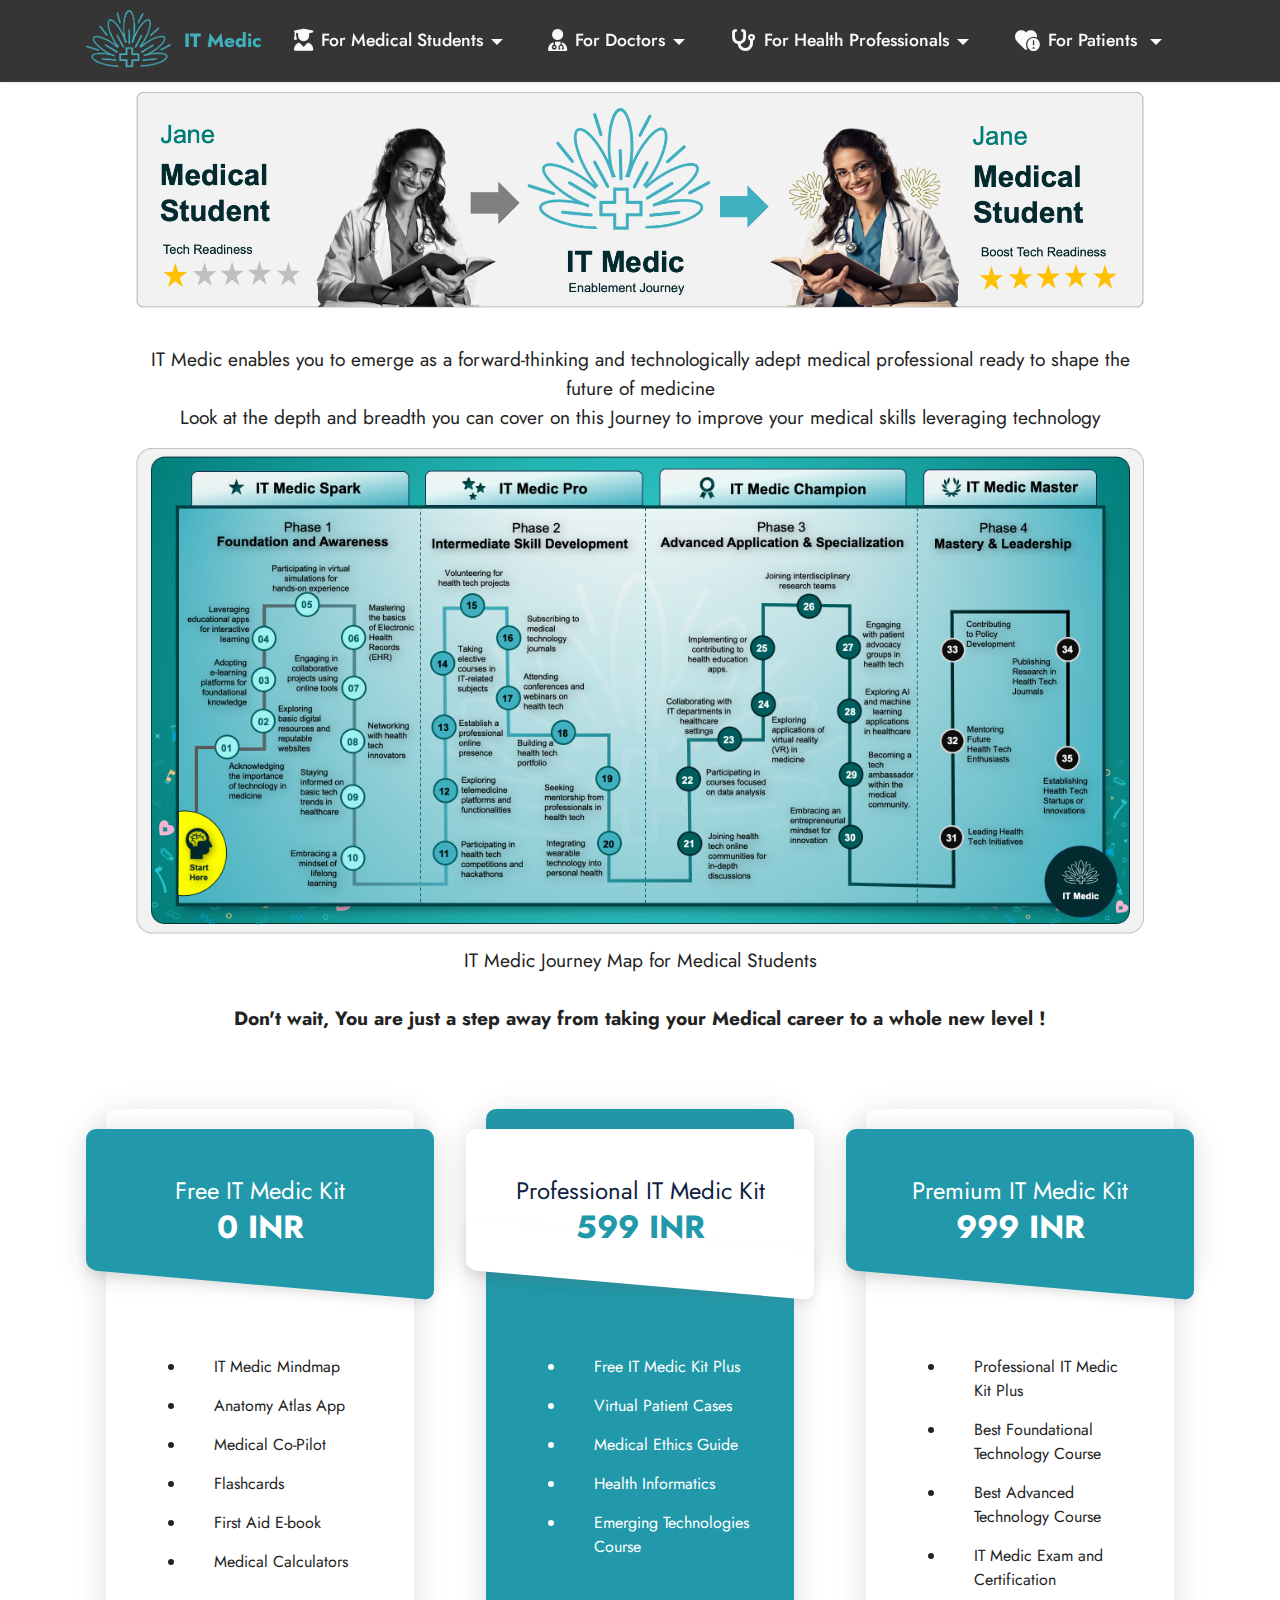
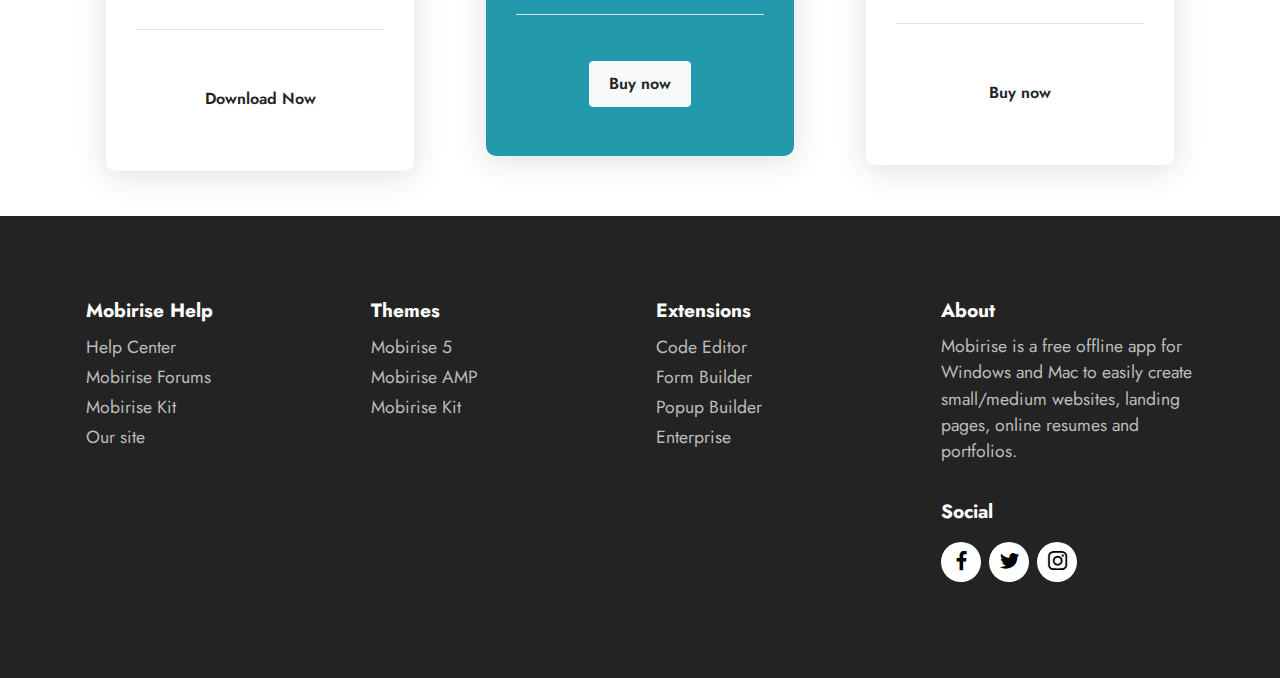
<file: Offer-MedStudent.html>
<!DOCTYPE html>
<html  >
<head>
  
  <meta charset="UTF-8">
  <meta http-equiv="X-UA-Compatible" content="IE=edge">
  
  <meta name="viewport" content="width=device-width, initial-scale=1, minimum-scale=1">
  <link rel="shortcut icon" href="assets/images/itmlogo-1.png" type="image/x-icon">
  <meta name="description" content="">
  
  
  <title>Offer-MedStudent</title>
  <link rel="stylesheet" href="assets/font-awesome-regular/../css/fontawesome.min.css">
  <link rel="stylesheet" href="assets/font-awesome-regular/css/regular.min.css">
  <link rel="stylesheet" href="assets/font-awesome-solid/../css/fontawesome.min.css">
  <link rel="stylesheet" href="assets/font-awesome-solid/css/solid.min.css">
  <link rel="stylesheet" href="assets/web/assets/mobirise-icons2/mobirise2.css">
  <link rel="stylesheet" href="assets/tether/tether.min.css">
  <link rel="stylesheet" href="assets/bootstrap/css/bootstrap.min.css">
  <link rel="stylesheet" href="assets/bootstrap/css/bootstrap-grid.min.css">
  <link rel="stylesheet" href="assets/bootstrap/css/bootstrap-reboot.min.css">
  <link rel="stylesheet" href="assets/dropdown/css/style.css">
  <link rel="stylesheet" href="assets/socicon/css/styles.css">
  <link rel="stylesheet" href="assets/theme/css/style.css">
  <link rel="preload" as="style" href="assets/mobirise/css/mbr-additional.css"><link rel="stylesheet" href="assets/mobirise/css/mbr-additional.css" type="text/css">
  
  
  
  
</head>
<body>
  
  <section data-bs-version="5.1" class="menu menu10 cid-PquD1R1H3E" once="menu" id="design-block-12">
    
    <nav class="navbar navbar-dropdown navbar-fixed-top navbar-expand-lg">
        <div class="container">
            <div class="navbar-brand">
                <span class="navbar-logo">
                    <a href="#">
                        <img src="assets/images/itmlogo.png" alt="Logo" style="height: 3.8rem;">
                    </a>
                </span>
                <span class="navbar-caption-wrap"><a class="navbar-caption text-success display-7" href="index.html">IT Medic</a></span>
            </div>
            <button class="navbar-toggler" type="button" data-toggle="collapse" data-bs-toggle="collapse" data-target="#navbarSupportedContent" data-bs-target="#navbarSupportedContent" aria-controls="navbarNavAltMarkup" aria-expanded="false" aria-label="Toggle navigation">
                <div class="hamburger">
                    <span></span>
                    <span></span>
                    <span></span>
                    <span></span>
                </div>
            </button>
            <div class="collapse navbar-collapse" id="navbarSupportedContent">
                <ul class="navbar-nav nav-dropdown mx-auto" data-app-modern-menu="true"><li class="nav-item dropdown"><a class="nav-link link dropdown-toggle text-white display-4" href="#" data-toggle="dropdown-submenu" data-bs-toggle="dropdown" data-bs-auto-close="outside" aria-expanded="false"><span class="fas fa-user-graduate mbr-iconfont mbr-iconfont-btn"></span>For Medical Students</a><div class="dropdown-menu" aria-labelledby="dropdown-undefined"><a class="dropdown-item text-white text-primary display-4" href="med-student.html"><span class="mobi-mbri mobi-mbri-user mbr-iconfont mbr-iconfont-btn" style="color: rgb(255, 102, 102);"></span>High School Student</a><a class="show dropdown-item text-white text-primary display-4" href="med-student.html"><span class="fas fa-house-medical-flag mbr-iconfont mbr-iconfont-btn" style="color: rgb(255, 102, 102);"></span>Aspirant Medical Student</a><a class="show dropdown-item text-white text-primary display-4" href="med-student.html"><span class="fas fa-hand-holding-medical mbr-iconfont mbr-iconfont-btn" style="color: rgb(255, 102, 102);"></span>Pursuing Medical Student</a></div></li><li class="nav-item dropdown"><a class="nav-link link text-white dropdown-toggle display-4" href="#" data-bs-toggle="dropdown" data-bs-auto-close="outside" aria-expanded="false" data-toggle="dropdown-submenu"><span class="fas fa-user-doctor mbr-iconfont mbr-iconfont-btn"></span>For Doctors</a><div class="dropdown-menu"><a class="text-white dropdown-item display-4" href="#" data-bs-toggle="dropdown" data-bs-auto-close="outside" aria-expanded="false"><span class="fas fa-user-doctor mbr-iconfont mbr-iconfont-btn" style="color: rgb(255, 102, 102);"></span>General Physician</a><a class="text-white dropdown-item display-4" href="#" data-bs-toggle="dropdown" data-bs-auto-close="outside" aria-expanded="false"><span class="fas fa-user-doctor mbr-iconfont mbr-iconfont-btn" style="color: rgb(255, 102, 102);"></span>Pediatrician</a><a class="text-white dropdown-item display-4" href="#" data-bs-toggle="dropdown" data-bs-auto-close="outside" aria-expanded="false"><span class="fas fa-user-doctor mbr-iconfont mbr-iconfont-btn" style="color: rgb(255, 102, 102);"></span>Cardiologist</a><a class="text-white dropdown-item display-4" href="#" data-bs-toggle="dropdown" data-bs-auto-close="outside" aria-expanded="false"><span class="fas fa-user-doctor mbr-iconfont mbr-iconfont-btn" style="color: rgb(255, 102, 102);"></span>Pulmonologist</a><a class="text-white dropdown-item display-4" href="#" data-bs-toggle="dropdown" data-bs-auto-close="outside" aria-expanded="false"><span class="fas fa-user-doctor mbr-iconfont mbr-iconfont-btn" style="color: rgb(255, 102, 102);"></span>Gynecologist</a><a class="text-white dropdown-item display-4" href="#" data-bs-toggle="dropdown" data-bs-auto-close="outside" aria-expanded="false"><span class="fas fa-user-doctor mbr-iconfont mbr-iconfont-btn" style="color: rgb(255, 102, 102);"></span>Orthopedic Surgeon</a><a class="text-white dropdown-item display-4" href="#" data-bs-toggle="dropdown" data-bs-auto-close="outside" aria-expanded="false"><span class="fas fa-user-doctor mbr-iconfont mbr-iconfont-btn" style="color: rgb(255, 102, 102);"></span>Neurologist</a><a class="text-white dropdown-item display-4" href="#" data-bs-toggle="dropdown" data-bs-auto-close="outside" aria-expanded="false"><span class="fas fa-user-doctor mbr-iconfont mbr-iconfont-btn" style="color: rgb(255, 102, 102);"></span>Oncologist</a><a class="text-white dropdown-item display-4" href="#" data-bs-toggle="dropdown" data-bs-auto-close="outside" aria-expanded="false"><span class="fas fa-user-doctor mbr-iconfont mbr-iconfont-btn" style="color: rgb(255, 102, 102);"></span>Dermatologist</a><a class="text-white dropdown-item display-4" href="#" data-bs-toggle="dropdown" data-bs-auto-close="outside" aria-expanded="false"><span class="fas fa-user-doctor mbr-iconfont mbr-iconfont-btn" style="color: rgb(255, 102, 102);"></span>Dental Doctor</a><a class="text-white dropdown-item display-4" href="#" data-bs-toggle="dropdown" data-bs-auto-close="outside" aria-expanded="false"><span class="fas fa-user-doctor mbr-iconfont mbr-iconfont-btn" style="color: rgb(255, 102, 102);"></span>Psychiatrist</a></div></li><li class="nav-item dropdown"><a class="nav-link link text-white dropdown-toggle display-4" href="#" data-bs-toggle="dropdown" data-bs-auto-close="outside" aria-expanded="false" data-toggle="dropdown-submenu"><span class="fas fa-stethoscope mbr-iconfont mbr-iconfont-btn"></span>For Health Professionals</a><div class="dropdown-menu"><a class="text-white dropdown-item display-4" href="#" data-bs-toggle="dropdown" data-bs-auto-close="outside" aria-expanded="false"><span class="fas fa-user-nurse mbr-iconfont mbr-iconfont-btn" style="color: rgb(255, 102, 102);"></span>Registered Nurse</a><a class="text-white dropdown-item display-4" href="#" data-bs-toggle="dropdown" data-bs-auto-close="outside" aria-expanded="false"><span class="fas fa-capsules mbr-iconfont mbr-iconfont-btn" style="color: rgb(255, 102, 102);"></span>Pharmacist</a><a class="text-white dropdown-item display-4" href="#" data-bs-toggle="dropdown" data-bs-auto-close="outside" aria-expanded="false"><span class="far fa-eye mbr-iconfont mbr-iconfont-btn" style="color: rgb(255, 102, 102);"></span>Optometrist</a><a class="text-white dropdown-item display-4" href="#" data-bs-toggle="dropdown" data-bs-auto-close="outside" aria-expanded="false"><span class="fas fa-head-side-virus mbr-iconfont mbr-iconfont-btn" style="color: rgb(255, 102, 102);"></span>Clinical Psychologist</a><a class="text-white dropdown-item display-4" href="#" data-bs-toggle="dropdown" data-bs-auto-close="outside" aria-expanded="false"><span class="fas fa-plate-wheat mbr-iconfont mbr-iconfont-btn" style="color: rgb(255, 102, 102);"></span>Clinical Dietitian/Nutritionist</a></div></li>
                
                <li class="nav-item dropdown open"><a class="nav-link link dropdown-toggle text-white display-4" href="about.html" data-toggle="dropdown-submenu" data-bs-toggle="dropdown" data-bs-auto-close="outside" aria-expanded="true"><span class="fas fa-heart-circle-exclamation mbr-iconfont mbr-iconfont-btn"></span>For Patients&nbsp;</a><div class="dropdown-menu" aria-labelledby="dropdown-undefined"><a class="dropdown-item text-white display-4" href="#"><span class="far fa-hospital mbr-iconfont mbr-iconfont-btn" style="color: rgb(255, 102, 102);"></span>Patient at Hospital</a><a class="dropdown-item text-white display-4" href="#"><span class="fas fa-house-chimney-medical mbr-iconfont mbr-iconfont-btn" style="color: rgb(255, 102, 102);"></span>Patient under Home Care</a><a class="show dropdown-item text-white display-4" href="#"><span class="fas fa-house-chimney-user mbr-iconfont mbr-iconfont-btn" style="color: rgb(255, 102, 102);"></span>Care Taker / Attender</a><a class="show dropdown-item text-white display-4" href="#"><span class="fas fa-user-group mbr-iconfont mbr-iconfont-btn" style="color: rgb(255, 102, 102);"></span>Family Member</a></div></li></ul>
                
                
            </div>
        </div>
    </nav>


    <script>

/* force click
  */
  function MM_goToURL() { //v3.0
  var i, args=MM_goToURL.arguments; document.MM_returnValue = false;
  for (i=0; i<(args.length-1); i+=2) eval(args[i]+".location='"+args[i+1]+"'");
}
    </script>
</section>

<section class="image3 cid-u2PEmIudOP" id="image3-16">
    

    

    <div class="container-fluid">
        <div class="row justify-content-center">
            <div class="col-12 col-lg-10">
                <div class="image-wrapper">
                    <img src="assets/images/banner-ms.png" alt="">
                    <p class="mbr-description mbr-fonts-style mt-2 align-center display-7"><br>IT Medic enables you to emerge as a forward-thinking and technologically adept medical professional ready to shape the future of medicine<br>&nbsp;Look at the depth and breadth you can cover on this Journey to improve your medical skills leveraging technology&nbsp;<br></p>
                </div>
            </div>
        </div>
    </div>
</section>

<section class="image3 cid-u2Q5kXANOu" id="image3-17">
    

    

    <div class="container-fluid">
        <div class="row justify-content-center">
            <div class="col-12 col-lg-10">
                <div class="image-wrapper">
                    <img src="assets/images/ms-jm.png" alt="">
                    <p class="mbr-description mbr-fonts-style mt-2 align-center display-7">IT Medic Journey Map for Medical Students<br><br><strong>Don't wait, You are just a step away from taking your Medical career to a whole new level !</strong></p>
                </div>
            </div>
        </div>
    </div>
</section>

<section class="mbr-section pricing content1 cid-IDqrlN1on3" id="design-block-IDqrlN1on3">

     

    <div class="container">
           
            <div class="tab-content wow fadeIn" style="visibility: visible; animation-name: fadeIn;">
                
                <div role="tabpanel" class="tab-pane fade show active" id="monthly">
                    <div class="row justify-content-center">
                        <div class="col-md-12 col-lg-4 mb-30">
                            <div class="price-item text-center">
                                <div class="price-top">
                                    <h4>Free IT Medic Kit</h4>
                                    <h2 class="mb-0">0 INR</h2>
                                    <span class="text-capitalize"></span>
                                </div>
                                <div class="price-content">
                                    <ul class="border-bottom mb-30 mt-md-4 pb-3 text-left">
                                        <li>
                                            <i class="zmdi zmdi-check mr-2"></i>
                                            IT Medic Mindmap</li>
                                        <li>
                                            <i class="zmdi zmdi-check mr-2"></i>
                                            Anatomy Atlas App</li>
                                        <li>
                                            <i class="zmdi zmdi-check mr-2"></i>
                                            <span class="c-black">Medical Co-Pilot&nbsp;</span></li>
                                        <li>
                                            <i class="zmdi zmdi-close mr-2"></i>
                                            <span>Flashcards</span></li>
                                        <li>
                                            <i class="zmdi zmdi-close mr-2"></i>
                                            First Aid E-book</li>
                                        <li>
                                            <i class="zmdi zmdi-close mr-2"></i>
                                            <span>Medical Calculators<br><br></span></li>
                                    </ul>
                                    <a href="#" class="btn btn-custom">Download Now</a>
                                </div>
                            </div>
                        </div>
                        <div class="col-md-12 col-lg-4 mb-30">
                            <div class="price-item text-center popular">
                                <div class="price-top">
                                    <h4>Professional IT Medic Kit</h4>
                                    <h2 class="mb-0">599 INR</h2>
                                    <span class="text-capitalize"></span>
                                </div>
                                <div class="price-content">
                                    <ul class="border-bottom mb-30 mt-md-4 pb-3 text-left">
                                        <li>
                                            <i class="zmdi zmdi-check mr-2"></i>
                                            <span class="c-black">Free IT Medic Kit Plus</span></li>
                                        <li>
                                            <i class="zmdi zmdi-check mr-2"></i>
                                            <span class="c-black">Virtual Patient Cases</span></li>
                                        <li>
                                            <i class="zmdi zmdi-check mr-2"></i>
                                            <span class="c-black">Medical Ethics Guide</span></li>
                                        <li>
                                            <i class="zmdi zmdi-close mr-2"></i>
                                            <span>Health Informatics</span></li>
                                        <li>
                                            <i class="zmdi zmdi-close mr-2"></i>
                                            <span>Emerging Technologies Course&nbsp;<br><br></span></li>
                                    </ul>
                                    <a href="#" class="btn btn-custom btn-light">Buy now</a>
                                </div>
                            </div>
                        </div>
                        <div class="col-md-12 col-lg-4 mb-30">
                            <div class="price-item text-center">
                                <div class="price-top">
                                    <h4>Premium IT Medic Kit</h4>
                                    <h2 class="mb-0">999 INR</h2>
                                    <span class="text-capitalize"></span>
                                </div>
                                <div class="price-content">
                                    <ul class="border-bottom mb-30 mt-md-4 pb-3 text-left">
                                        <li>Professional IT Medic Kit Plus</li><li>Best Foundational Technology Course</li>
                                        <li>
                                            <i class="zmdi zmdi-check mr-2"></i>
                                            <span class="c-black">Best Advanced Technology Course</span></li>
                                        <li>
                                            <i class="zmdi zmdi-close mr-2"></i>
                                            <span>IT Medic Exam and Certification</span></li>
                                    </ul>
                                    <a href="#" class="btn btn-custom">Buy now</a>
                                </div>
                            </div>
                        </div>
                    </div>
                </div>
            </div>
        </div>
</section>

<section class="footer1 cid-u1vu8v7lAr" once="footers" id="footer1-13">

    
    
    <div class="container">
        <div class="row mbr-white">
            <div class="col-12 col-md-6 col-lg-3">
                <h5 class="mbr-section-subtitle mbr-fonts-style mb-2 display-7">
                    <strong>Mobirise Help</strong>
                </h5>
                <ul class="list mbr-fonts-style display-4">
                    <li class="mbr-text item-wrap">Help Center</li>
                    <li class="mbr-text item-wrap">Mobirise Forums</li>
                    <li class="mbr-text item-wrap">Mobirise Kit</li>
                    <li class="mbr-text item-wrap">Our site</li>
                </ul>
            </div>
            <div class="col-12 col-md-6 col-lg-3">
                <h5 class="mbr-section-subtitle mbr-fonts-style mb-2 display-7">
                    <strong>Themes</strong>
                </h5>
                <ul class="list mbr-fonts-style display-4">

                    <li class="mbr-text item-wrap">Mobirise 5</li>
                    <li class="mbr-text item-wrap">Mobirise AMP</li>
                    <li class="mbr-text item-wrap">Mobirise Kit</li>
                </ul>
            </div>
            <div class="col-12 col-md-6 col-lg-3">
                <h5 class="mbr-section-subtitle mbr-fonts-style mb-2 display-7">
                    <strong>Extensions</strong>
                </h5>
                <ul class="list mbr-fonts-style display-4">
                    <li class="mbr-text item-wrap">Code Editor</li>
                    <li class="mbr-text item-wrap">Form Builder</li>
                    <li class="mbr-text item-wrap">Popup Builder</li>
                    <li class="mbr-text item-wrap">Enterprise</li>
                </ul>
            </div>
            <div class="col-12 col-md-6 col-lg-3">
                <h5 class="mbr-section-subtitle mbr-fonts-style mb-2 display-7">
                    <strong>About</strong>
                </h5>
                <p class="mbr-text mbr-fonts-style mb-4 display-4">
                    Mobirise is a free offline app for
                    Windows and Mac to easily create small/medium websites, landing pages, online resumes and
                    portfolios.</p>
                <h5 class="mbr-section-subtitle mbr-fonts-style mb-3 display-7">
                    <strong>Social</strong>
                </h5>
                <div class="social-row display-7">
                    <div class="soc-item">
                        <a href="https://twitter.com/mobirise" target="_blank">
                            <span class="mbr-iconfont socicon socicon-facebook"></span>
                        </a>
                    </div>
                    <div class="soc-item">
                        <a href="https://twitter.com/mobirise" target="_blank">
                            <span class="mbr-iconfont socicon socicon-twitter"></span>
                        </a>
                    </div>
                    <div class="soc-item">
                        <a href="https://twitter.com/mobirise" target="_blank">
                            <span class="mbr-iconfont socicon socicon-instagram"></span>
                        </a>
                    </div>
                    
                </div>
            </div>
            
        </div>
    </div>
</section><section id="top-1" hidden><a href="https://mobirise.site"></a></section><script src="assets/web/assets/jquery/jquery.min.js"></script>  <script src="assets/popper/popper.min.js"></script>  <script src="assets/tether/tether.min.js"></script>  <script src="assets/bootstrap/js/bootstrap.min.js"></script>  <script src="assets/smoothscroll/smooth-scroll.js"></script>  <script src="assets/dropdown/js/nav-dropdown.js"></script>  <script src="assets/dropdown/js/navbar-dropdown.js"></script>  <script src="assets/touchswipe/jquery.touch-swipe.min.js"></script>  <script src="assets/theme/js/script.js"></script>  
  
  
</body>
</html>
</file>
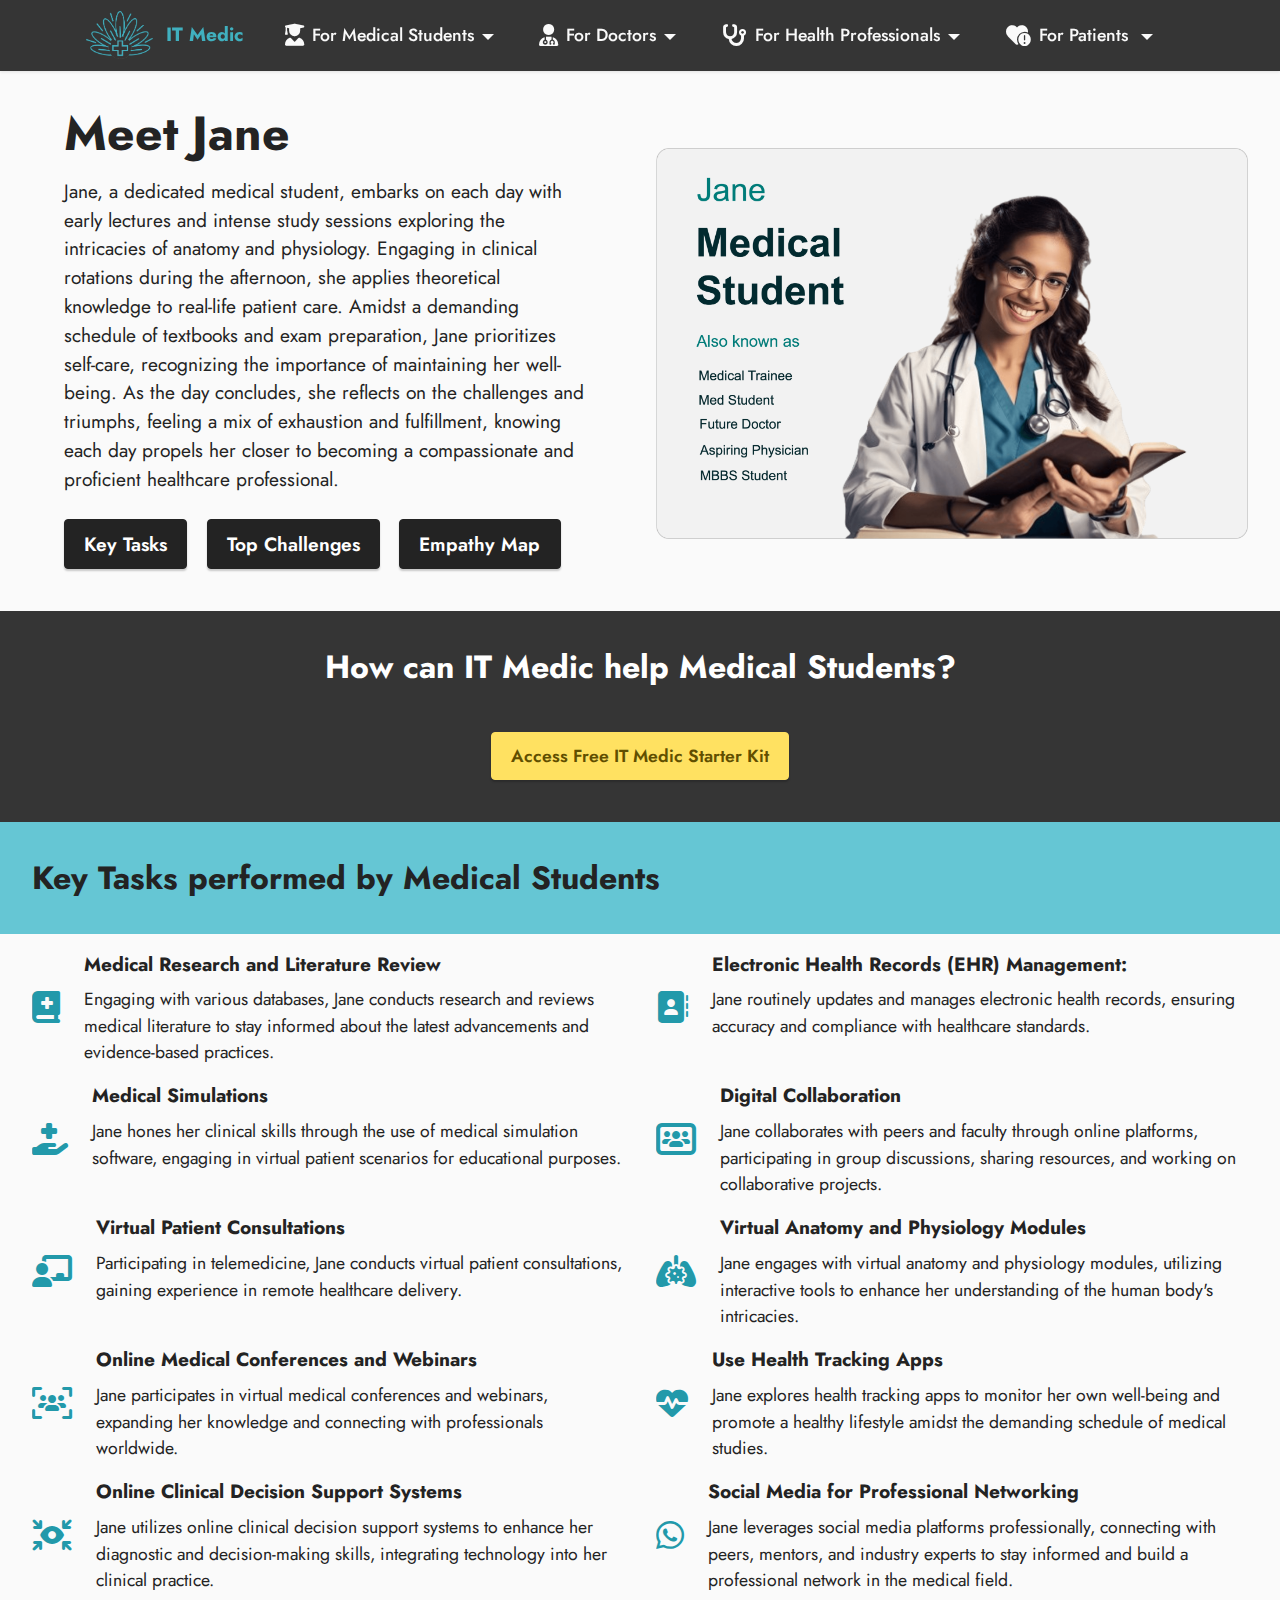
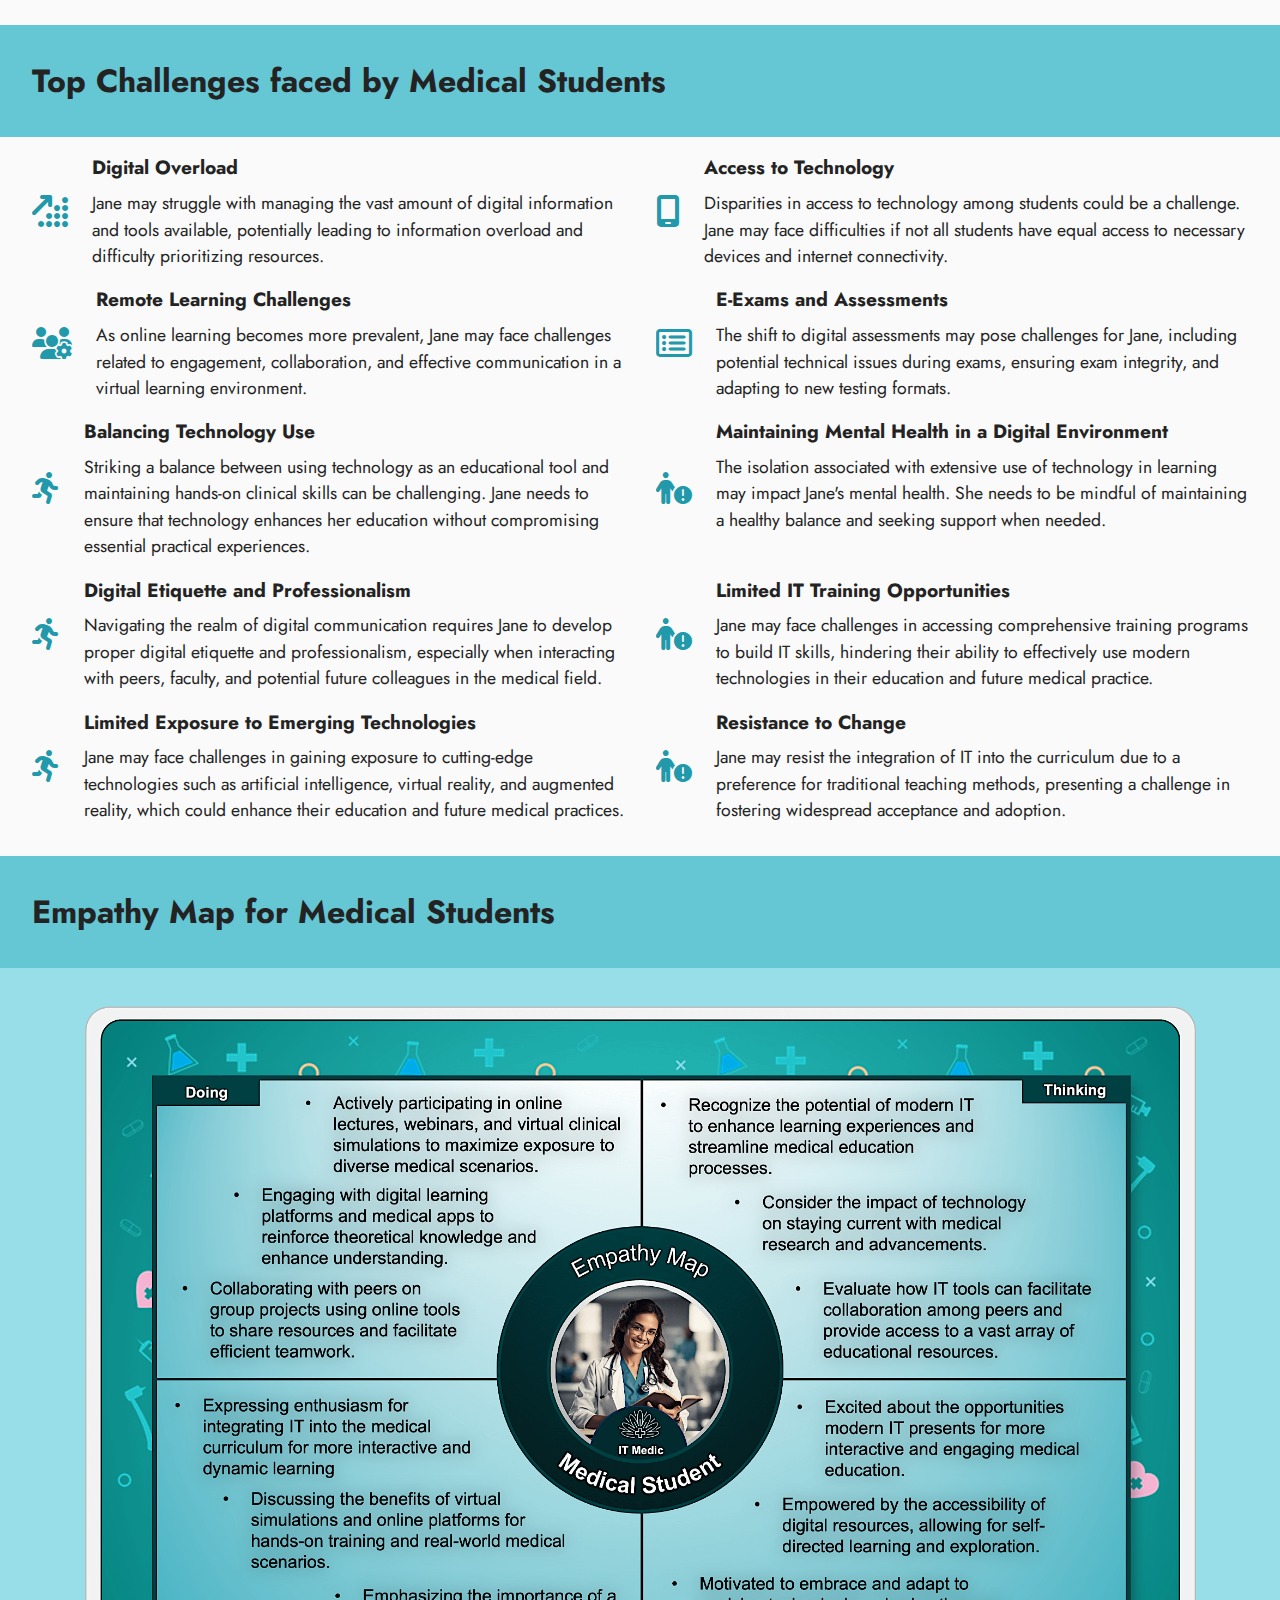
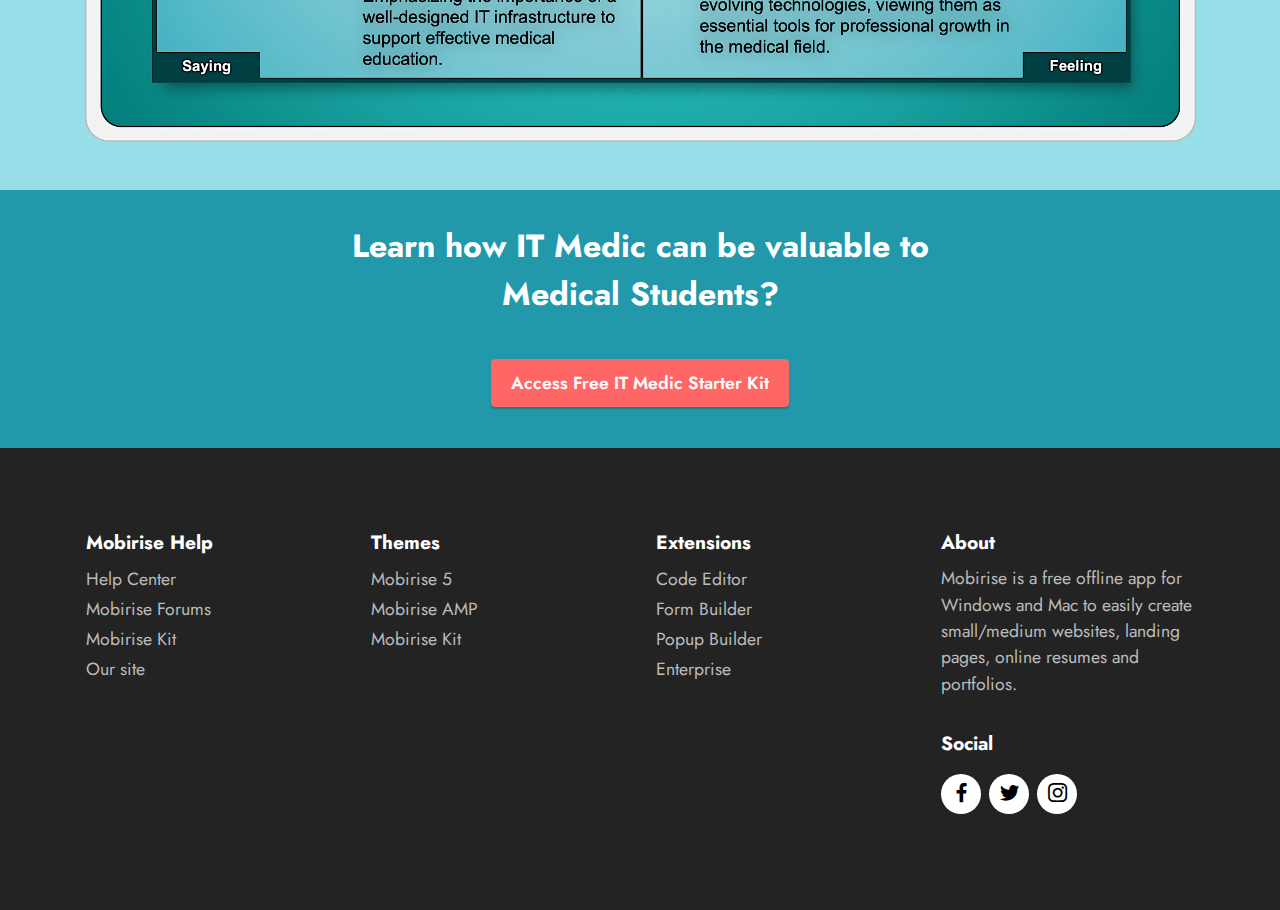
<file: page1.html>
<!DOCTYPE html>
<html  >
<head>
  
  <meta charset="UTF-8">
  <meta http-equiv="X-UA-Compatible" content="IE=edge">
  
  <meta name="viewport" content="width=device-width, initial-scale=1, minimum-scale=1">
  <link rel="shortcut icon" href="assets/images/itmlogo-1.png" type="image/x-icon">
  <meta name="description" content="">
  
  
  <title>ITMedic-MedicalStudent</title>
  <link rel="stylesheet" href="assets/font-awesome-solid/../css/fontawesome.min.css">
  <link rel="stylesheet" href="assets/font-awesome-solid/css/solid.min.css">
  <link rel="stylesheet" href="assets/font-awesome-brands/../css/fontawesome.min.css">
  <link rel="stylesheet" href="assets/font-awesome-brands/css/brands.min.css">
  <link rel="stylesheet" href="assets/font-awesome-regular/../css/fontawesome.min.css">
  <link rel="stylesheet" href="assets/font-awesome-regular/css/regular.min.css">
  <link rel="stylesheet" href="assets/web/assets/mobirise-icons2/mobirise2.css">
  <link rel="stylesheet" href="assets/tether/tether.min.css">
  <link rel="stylesheet" href="assets/bootstrap/css/bootstrap.min.css">
  <link rel="stylesheet" href="assets/bootstrap/css/bootstrap-grid.min.css">
  <link rel="stylesheet" href="assets/bootstrap/css/bootstrap-reboot.min.css">
  <link rel="stylesheet" href="assets/dropdown/css/style.css">
  <link rel="stylesheet" href="assets/socicon/css/styles.css">
  <link rel="stylesheet" href="assets/theme/css/style.css">
  <link rel="preload" as="style" href="assets/mobirise/css/mbr-additional.css"><link rel="stylesheet" href="assets/mobirise/css/mbr-additional.css" type="text/css">
  
  
  
  
</head>
<body>
  
  <section data-bs-version="5.1" class="menu menu10 cid-PquD1R1H3E" once="menu" id="design-block-d">
    
    <nav class="navbar navbar-dropdown navbar-fixed-top navbar-expand-lg">
        <div class="container">
            <div class="navbar-brand">
                <span class="navbar-logo">
                    <a href="#">
                        <img src="assets/images/itmlogo.png" alt="Logo" style="height: 3rem;">
                    </a>
                </span>
                <span class="navbar-caption-wrap"><a class="navbar-caption text-success display-7" href="index.html">IT Medic</a></span>
            </div>
            <button class="navbar-toggler" type="button" data-toggle="collapse" data-bs-toggle="collapse" data-target="#navbarSupportedContent" data-bs-target="#navbarSupportedContent" aria-controls="navbarNavAltMarkup" aria-expanded="false" aria-label="Toggle navigation">
                <div class="hamburger">
                    <span></span>
                    <span></span>
                    <span></span>
                    <span></span>
                </div>
            </button>
            <div class="collapse navbar-collapse" id="navbarSupportedContent">
                <ul class="navbar-nav nav-dropdown mx-auto" data-app-modern-menu="true"><li class="nav-item dropdown"><a class="nav-link link dropdown-toggle text-white display-4" href="#" data-toggle="dropdown-submenu" data-bs-toggle="dropdown" data-bs-auto-close="outside" aria-expanded="false"><span class="fas fa-user-graduate mbr-iconfont mbr-iconfont-btn"></span>For Medical Students</a><div class="dropdown-menu" aria-labelledby="dropdown-undefined"><a class="dropdown-item text-white text-primary display-4" href="page1.html">High School Student</a><a class="show dropdown-item text-white text-primary display-4" href="page1.html">Aspirant Medical Student</a><a class="show dropdown-item text-white display-4" href="page1.html">Pursuing Medical Student</a></div></li><li class="nav-item dropdown"><a class="nav-link link text-white dropdown-toggle display-4" href="#" data-bs-toggle="dropdown" data-bs-auto-close="outside" aria-expanded="false" data-toggle="dropdown-submenu"><span class="fas fa-user-doctor mbr-iconfont mbr-iconfont-btn"></span>For Doctors</a><div class="dropdown-menu"><a class="text-white dropdown-item display-4" href="#" data-bs-toggle="dropdown" data-bs-auto-close="outside" aria-expanded="false">General Physician</a><a class="text-white dropdown-item display-4" href="#" data-bs-toggle="dropdown" data-bs-auto-close="outside" aria-expanded="false">Pediatrician</a><a class="text-white dropdown-item display-4" href="#" data-bs-toggle="dropdown" data-bs-auto-close="outside" aria-expanded="false">Cardiologist</a><a class="text-white dropdown-item display-4" href="#" data-bs-toggle="dropdown" data-bs-auto-close="outside" aria-expanded="false">Pulmonologist</a><a class="text-white dropdown-item display-4" href="#" data-bs-toggle="dropdown" data-bs-auto-close="outside" aria-expanded="false">Gynecologist</a><a class="text-white dropdown-item display-4" href="#" data-bs-toggle="dropdown" data-bs-auto-close="outside" aria-expanded="false">Orthopedic Surgeon</a><a class="text-white dropdown-item display-4" href="#" data-bs-toggle="dropdown" data-bs-auto-close="outside" aria-expanded="false">Neurologist</a><a class="text-white dropdown-item display-4" href="#" data-bs-toggle="dropdown" data-bs-auto-close="outside" aria-expanded="false">Oncologist</a><a class="text-white dropdown-item display-4" href="#" data-bs-toggle="dropdown" data-bs-auto-close="outside" aria-expanded="false">Dermatologist</a><a class="text-white dropdown-item display-4" href="#" data-bs-toggle="dropdown" data-bs-auto-close="outside" aria-expanded="false">Dental Doctor</a><a class="text-white dropdown-item display-4" href="#" data-bs-toggle="dropdown" data-bs-auto-close="outside" aria-expanded="false">Psychiatrist</a></div></li><li class="nav-item dropdown"><a class="nav-link link text-white dropdown-toggle display-4" href="#" data-bs-toggle="dropdown" data-bs-auto-close="outside" aria-expanded="false" data-toggle="dropdown-submenu"><span class="fas fa-stethoscope mbr-iconfont mbr-iconfont-btn"></span>For Health Professionals</a><div class="dropdown-menu"><a class="text-white dropdown-item display-4" href="#" data-bs-toggle="dropdown" data-bs-auto-close="outside" aria-expanded="false">Registered Nurse</a><a class="text-white dropdown-item display-4" href="#" data-bs-toggle="dropdown" data-bs-auto-close="outside" aria-expanded="false">Pharmacist</a><a class="text-white dropdown-item display-4" href="#" data-bs-toggle="dropdown" data-bs-auto-close="outside" aria-expanded="false">Optometrist</a><a class="text-white dropdown-item display-4" href="#" data-bs-toggle="dropdown" data-bs-auto-close="outside" aria-expanded="false">Clinical Psychologist</a><a class="text-white dropdown-item display-4" href="#" data-bs-toggle="dropdown" data-bs-auto-close="outside" aria-expanded="false">Clinical Dietitian/Nutritionist</a></div></li>
                
                <li class="nav-item dropdown"><a class="nav-link link dropdown-toggle text-white display-4" href="about.html" data-toggle="dropdown-submenu" data-bs-toggle="dropdown" data-bs-auto-close="outside" aria-expanded="false"><span class="fas fa-heart-circle-exclamation mbr-iconfont mbr-iconfont-btn"></span>For Patients&nbsp;</a><div class="dropdown-menu" aria-labelledby="dropdown-undefined"><a class="dropdown-item text-white display-4" href="#">Patient at Hospital</a><a class="dropdown-item text-white display-4" href="#">Patient under Home Care</a><a class="show dropdown-item text-white display-4" href="#">Care Taker / Attender</a><a class="show dropdown-item text-white display-4" href="#">Family Member</a></div></li></ul>
                
                
            </div>
        </div>
    </nav>


    <script>

/* force click
  */
  function MM_goToURL() { //v3.0
  var i, args=MM_goToURL.arguments; document.MM_returnValue = false;
  for (i=0; i<(args.length-1); i+=2) eval(args[i]+".location='"+args[i+1]+"'");
}
    </script>
</section>

<section class="header11 cid-u2LJflZSxK" id="header11-f">

    

    

    <div class="container-fluid">
        <div class="row justify-content-center">
            <div class="col-12 col-md-6 image-wrapper">
                <img class="w-100" src="assets/images/jane-1.png" alt="">
            </div>
            <div class="col-12 col-md">
                <div class="text-wrapper text-center">
                    <h1 class="mbr-section-title mbr-fonts-style mb-3 display-2"><strong>Meet Jane</strong></h1>
                    <p class="mbr-text mbr-fonts-style display-7">Jane, a dedicated medical student, embarks on each day with early lectures and intense study sessions exploring the intricacies of anatomy and physiology. Engaging in clinical rotations during the afternoon, she applies theoretical knowledge to real-life patient care. Amidst a demanding schedule of textbooks and exam preparation, Jane prioritizes self-care, recognizing the importance of maintaining her well-being. As the day concludes, she reflects on the challenges and triumphs, feeling a mix of exhaustion and fulfillment, knowing each day propels her closer to becoming a compassionate and proficient healthcare professional.<br></p>
                    <div class="mbr-section-btn mt-3"><a class="btn btn-black display-7" href="page1.html#KeyTasks">Key Tasks</a> <a class="btn btn-black display-7" href="page1.html#KeyTasks">Top Challenges</a> <a class="btn btn-black display-7" href="https://mobiri.se">Empathy Map</a></div>
                </div>
            </div>
        </div>
    </div>
</section>

<section class="info1 cid-u2M6Ld4sHj" id="info1-w">
    
    
    <div class="align-center container">
        <div class="row justify-content-center">
            <div class="col-12 col-lg-8">
                <h3 class="mbr-section-title mb-4 mbr-fonts-style display-5">
                    <strong>How can IT Medic help Medical Students?</strong></h3>
                
                <div class="mbr-section-btn"><a class="btn btn-warning display-4" href="https://mobiri.se">Access Free IT Medic Starter Kit</a></div>
            </div>
        </div>
    </div>
</section>

<section class="content4 cid-u2LOvgA7ir" id="KeyTasks">
    
    
    <div class="container-fluid">
        <div class="row justify-content-center">
            <div class="title col-md-12 col-lg-12">
                <h3 class="mbr-section-title mbr-fonts-style align-center mb-4 display-5">
                    <strong>Key Tasks performed by Medical Students</strong></h3>
                
                
            </div>
        </div>
    </div>
</section>

<section class="features14 cid-u2LMBQEb4W" id="features15-j">

    
    
    <div class="container-fluid">
        <div class="row justify-content-center">
            <div class="card col-12 col-md-6 col-lg-6">
                <div class="card-wrapper">
                    <span class="mbr-iconfont m-auto fas fa-book-medical"></span>
                    <div class="card-box">
                        <h4 class="card-title mbr-fonts-style mb-2 display-7"><strong>Medical Research and Literature Review</strong></h4>
                        <h5 class="card-text mbr-fonts-style display-4">Engaging with various databases, Jane conducts research and reviews medical literature to stay informed about the latest advancements and evidence-based practices.</h5>
                    </div>
                </div>
            </div>
            <div class="card col-12 col-md-6 col-lg-6">
                <div class="card-wrapper">
                    <span class="mbr-iconfont m-auto fas fa-address-book"></span>
                    <div class="card-box">
                        <h4 class="card-title mbr-fonts-style mb-2 display-7"><strong>Electronic Health Records (EHR) Management:</strong></h4>
                        <h5 class="card-text mbr-fonts-style display-4">Jane routinely updates and manages electronic health records, ensuring accuracy and compliance with healthcare standards.</h5>
                    </div>
                </div>
            </div>
            
            
        </div>
    </div>
</section>

<section class="features14 cid-u2LP6q8WZx" id="features15-l">

    
    
    <div class="container-fluid">
        <div class="row justify-content-center">
            <div class="card col-12 col-md-6 col-lg-6">
                <div class="card-wrapper">
                    <span class="mbr-iconfont m-auto fas fa-hand-holding-medical"></span>
                    <div class="card-box">
                        <h4 class="card-title mbr-fonts-style mb-2 display-7"><strong>Medical Simulations</strong></h4>
                        <h5 class="card-text mbr-fonts-style display-4">Jane hones her clinical skills through the use of medical simulation software, engaging in virtual patient scenarios for educational purposes.</h5>
                    </div>
                </div>
            </div>
            <div class="card col-12 col-md-6 col-lg-6">
                <div class="card-wrapper">
                    <span class="mbr-iconfont m-auto fas fa-users-rectangle"></span>
                    <div class="card-box">
                        <h4 class="card-title mbr-fonts-style mb-2 display-7"><strong>Digital Collaboration</strong></h4>
                        <h5 class="card-text mbr-fonts-style display-4">Jane collaborates with peers and faculty through online platforms, participating in group discussions, sharing resources, and working on collaborative projects.</h5>
                    </div>
                </div>
            </div>
            
            
        </div>
    </div>
</section>

<section class="features14 cid-u2LP74PHqu" id="features15-m">

    
    
    <div class="container-fluid">
        <div class="row justify-content-center">
            <div class="card col-12 col-md-6 col-lg-6">
                <div class="card-wrapper">
                    <span class="mbr-iconfont m-auto fas fa-chalkboard-user"></span>
                    <div class="card-box">
                        <h4 class="card-title mbr-fonts-style mb-2 display-7"><strong>Virtual Patient Consultations</strong></h4>
                        <h5 class="card-text mbr-fonts-style display-4">Participating in telemedicine, Jane conducts virtual patient consultations, gaining experience in remote healthcare delivery.</h5>
                    </div>
                </div>
            </div>
            <div class="card col-12 col-md-6 col-lg-6">
                <div class="card-wrapper">
                    <span class="mbr-iconfont m-auto fas fa-lungs-virus"></span>
                    <div class="card-box">
                        <h4 class="card-title mbr-fonts-style mb-2 display-7"><strong>Virtual Anatomy and Physiology Modules</strong></h4>
                        <h5 class="card-text mbr-fonts-style display-4">Jane engages with virtual anatomy and physiology modules, utilizing interactive tools to enhance her understanding of the human body's intricacies.</h5>
                    </div>
                </div>
            </div>
            
            
        </div>
    </div>
</section>

<section class="features14 cid-u2LP92kPjA" id="features15-n">

    
    
    <div class="container-fluid">
        <div class="row justify-content-center">
            <div class="card col-12 col-md-6 col-lg-6">
                <div class="card-wrapper">
                    <span class="mbr-iconfont m-auto fas fa-users-viewfinder"></span>
                    <div class="card-box">
                        <h4 class="card-title mbr-fonts-style mb-2 display-7"><strong>Online Medical Conferences and Webinars</strong></h4>
                        <h5 class="card-text mbr-fonts-style display-4">Jane participates in virtual medical conferences and webinars, expanding her knowledge and connecting with professionals worldwide.</h5>
                    </div>
                </div>
            </div>
            <div class="card col-12 col-md-6 col-lg-6">
                <div class="card-wrapper">
                    <span class="mbr-iconfont m-auto fas fa-heart-pulse"></span>
                    <div class="card-box">
                        <h4 class="card-title mbr-fonts-style mb-2 display-7"><strong>Use Health Tracking Apps</strong></h4>
                        <h5 class="card-text mbr-fonts-style display-4">Jane explores health tracking apps to monitor her own well-being and promote a healthy lifestyle amidst the demanding schedule of medical studies.</h5>
                    </div>
                </div>
            </div>
            
            
        </div>
    </div>
</section>

<section class="features14 cid-u2LPh3JyLM" id="features15-p">

    
    
    <div class="container-fluid">
        <div class="row justify-content-center">
            <div class="card col-12 col-md-6 col-lg-6">
                <div class="card-wrapper">
                    <span class="mbr-iconfont m-auto fas fa-arrows-to-eye"></span>
                    <div class="card-box">
                        <h4 class="card-title mbr-fonts-style mb-2 display-7"><strong>Online Clinical Decision Support Systems</strong></h4>
                        <h5 class="card-text mbr-fonts-style display-4">Jane utilizes online clinical decision support systems to enhance her diagnostic and decision-making skills, integrating technology into her clinical practice.</h5>
                    </div>
                </div>
            </div>
            <div class="card col-12 col-md-6 col-lg-6">
                <div class="card-wrapper">
                    <span class="mbr-iconfont m-auto fab fa-whatsapp"></span>
                    <div class="card-box">
                        <h4 class="card-title mbr-fonts-style mb-2 display-7"><strong>Social Media for Professional Networking</strong></h4>
                        <h5 class="card-text mbr-fonts-style display-4">Jane leverages social media platforms professionally, connecting with peers, mentors, and industry experts to stay informed and build a professional network in the medical field.</h5>
                    </div>
                </div>
            </div>
            
            
        </div>
    </div>
</section>

<section class="content4 cid-u2LPbOKneL" id="content4-o">
    
    
    <div class="container-fluid">
        <div class="row justify-content-center">
            <div class="title col-md-12 col-lg-12">
                <h3 class="mbr-section-title mbr-fonts-style align-center mb-4 display-5"><strong>Top Challenges faced by Medical Students</strong></h3>
                
                
            </div>
        </div>
    </div>
</section>

<section class="features14 cid-u2LPuMygL4" id="features15-q">

    
    
    <div class="container-fluid">
        <div class="row justify-content-center">
            <div class="card col-12 col-md-6 col-lg-6">
                <div class="card-wrapper">
                    <span class="mbr-iconfont m-auto fas fa-arrow-up-right-dots"></span>
                    <div class="card-box">
                        <h4 class="card-title mbr-fonts-style mb-2 display-7"><strong>Digital Overload</strong></h4>
                        <h5 class="card-text mbr-fonts-style display-4">Jane may struggle with managing the vast amount of digital information and tools available, potentially leading to information overload and difficulty prioritizing resources.</h5>
                    </div>
                </div>
            </div>
            <div class="card col-12 col-md-6 col-lg-6">
                <div class="card-wrapper">
                    <span class="mbr-iconfont m-auto fas fa-mobile-screen"></span>
                    <div class="card-box">
                        <h4 class="card-title mbr-fonts-style mb-2 display-7"><strong>Access to Technology</strong></h4>
                        <h5 class="card-text mbr-fonts-style display-4">Disparities in access to technology among students could be a challenge. Jane may face difficulties if not all students have equal access to necessary devices and internet connectivity.</h5>
                    </div>
                </div>
            </div>
            
            
        </div>
    </div>
</section>

<section class="features14 cid-u2LPvsw8oK" id="features15-r">

    
    
    <div class="container-fluid">
        <div class="row justify-content-center">
            <div class="card col-12 col-md-6 col-lg-6">
                <div class="card-wrapper">
                    <span class="mbr-iconfont m-auto fas fa-users-gear"></span>
                    <div class="card-box">
                        <h4 class="card-title mbr-fonts-style mb-2 display-7"><strong>Remote Learning Challenges</strong></h4>
                        <h5 class="card-text mbr-fonts-style display-4">As online learning becomes more prevalent, Jane may face challenges related to engagement, collaboration, and effective communication in a virtual learning environment.</h5>
                    </div>
                </div>
            </div>
            <div class="card col-12 col-md-6 col-lg-6">
                <div class="card-wrapper">
                    <span class="mbr-iconfont m-auto far fa-rectangle-list"></span>
                    <div class="card-box">
                        <h4 class="card-title mbr-fonts-style mb-2 display-7"><strong>E-Exams and Assessments</strong></h4>
                        <h5 class="card-text mbr-fonts-style display-4">The shift to digital assessments may pose challenges for Jane, including potential technical issues during exams, ensuring exam integrity, and adapting to new testing formats.</h5>
                    </div>
                </div>
            </div>
            
            
        </div>
    </div>
</section>

<section class="features14 cid-u2LPw5Jlal" id="features15-s">

    
    
    <div class="container-fluid">
        <div class="row justify-content-center">
            <div class="card col-12 col-md-6 col-lg-6">
                <div class="card-wrapper">
                    <span class="mbr-iconfont m-auto fas fa-person-running"></span>
                    <div class="card-box">
                        <h4 class="card-title mbr-fonts-style mb-2 display-7"><strong>Balancing Technology Use</strong></h4>
                        <h5 class="card-text mbr-fonts-style display-4">Striking a balance between using technology as an educational tool and maintaining hands-on clinical skills can be challenging. Jane needs to ensure that technology enhances her education without compromising essential practical experiences.</h5>
                    </div>
                </div>
            </div>
            <div class="card col-12 col-md-6 col-lg-6">
                <div class="card-wrapper">
                    <span class="mbr-iconfont m-auto fas fa-person-circle-exclamation"></span>
                    <div class="card-box">
                        <h4 class="card-title mbr-fonts-style mb-2 display-7"><strong>Maintaining Mental Health in a Digital Environment</strong></h4>
                        <h5 class="card-text mbr-fonts-style display-4">The isolation associated with extensive use of technology in learning may impact Jane's mental health. She needs to be mindful of maintaining a healthy balance and seeking support when needed.</h5>
                    </div>
                </div>
            </div>
            
            
        </div>
    </div>
</section>

<section class="features14 cid-u2LPwM4Gf9" id="features15-t">

    
    
    <div class="container-fluid">
        <div class="row justify-content-center">
            <div class="card col-12 col-md-6 col-lg-6">
                <div class="card-wrapper">
                    <span class="mbr-iconfont m-auto fas fa-person-running"></span>
                    <div class="card-box">
                        <h4 class="card-title mbr-fonts-style mb-2 display-7"><strong>Digital Etiquette and Professionalism</strong></h4>
                        <h5 class="card-text mbr-fonts-style display-4">Navigating the realm of digital communication requires Jane to develop proper digital etiquette and professionalism, especially when interacting with peers, faculty, and potential future colleagues in the medical field.</h5>
                    </div>
                </div>
            </div>
            <div class="card col-12 col-md-6 col-lg-6">
                <div class="card-wrapper">
                    <span class="mbr-iconfont m-auto fas fa-person-circle-exclamation"></span>
                    <div class="card-box">
                        <h4 class="card-title mbr-fonts-style mb-2 display-7"><strong>Limited IT Training Opportunities</strong></h4>
                        <h5 class="card-text mbr-fonts-style display-4">Jane may face challenges in accessing comprehensive training programs to build IT skills, hindering their ability to effectively use modern technologies in their education and future medical practice.</h5>
                    </div>
                </div>
            </div>
            
            
        </div>
    </div>
</section>

<section class="features14 cid-u2LPxpQdAe" id="features15-u">

    
    
    <div class="container-fluid">
        <div class="row justify-content-center">
            <div class="card col-12 col-md-6 col-lg-6">
                <div class="card-wrapper">
                    <span class="mbr-iconfont m-auto fas fa-person-running"></span>
                    <div class="card-box">
                        <h4 class="card-title mbr-fonts-style mb-2 display-7"><strong>Limited Exposure to Emerging Technologies</strong></h4>
                        <h5 class="card-text mbr-fonts-style display-4">Jane may face challenges in gaining exposure to cutting-edge technologies such as artificial intelligence, virtual reality, and augmented reality, which could enhance their education and future medical practices.</h5>
                    </div>
                </div>
            </div>
            <div class="card col-12 col-md-6 col-lg-6">
                <div class="card-wrapper">
                    <span class="mbr-iconfont m-auto fas fa-person-circle-exclamation"></span>
                    <div class="card-box">
                        <h4 class="card-title mbr-fonts-style mb-2 display-7"><strong>Resistance to Change</strong></h4>
                        <h5 class="card-text mbr-fonts-style display-4">Jane may resist the integration of IT into the curriculum due to a preference for traditional teaching methods, presenting a challenge in fostering widespread acceptance and adoption.</h5>
                    </div>
                </div>
            </div>
            
            
        </div>
    </div>
</section>

<section class="content4 cid-u2LPER4TLM" id="content4-v">
    
    
    <div class="container-fluid">
        <div class="row justify-content-center">
            <div class="title col-md-12 col-lg-12">
                <h3 class="mbr-section-title mbr-fonts-style align-center mb-4 display-5">
                    <strong>Empathy Map for Medical Students</strong></h3>
                
                
            </div>
        </div>
    </div>
</section>

<section class="image3 cid-u2LJOhOGQE" id="image3-g">
    

    

    <div class="container-fluid">
        <div class="row justify-content-center">
            <div class="col-12 col-lg-11">
                <div class="image-wrapper">
                    <img src="assets/images/em-ms.png" alt="">
                    
                </div>
            </div>
        </div>
    </div>
</section>

<section class="info1 cid-u2MekIDP6e" id="info1-y">
    
    
    <div class="align-center container">
        <div class="row justify-content-center">
            <div class="col-12 col-lg-8">
                <h3 class="mbr-section-title mb-4 mbr-fonts-style display-5">
                    <strong>Learn how IT Medic can be valuable to <br>Medical Students?</strong></h3>
                
                <div class="mbr-section-btn"><a class="btn btn-secondary display-4" href="https://mobiri.se">Access Free IT Medic Starter Kit</a></div>
            </div>
        </div>
    </div>
</section>

<section class="footer1 cid-u1vu8v7lAr" once="footers" id="footer1-e">

    
    
    <div class="container">
        <div class="row mbr-white">
            <div class="col-12 col-md-6 col-lg-3">
                <h5 class="mbr-section-subtitle mbr-fonts-style mb-2 display-7">
                    <strong>Mobirise Help</strong>
                </h5>
                <ul class="list mbr-fonts-style display-4">
                    <li class="mbr-text item-wrap">Help Center</li>
                    <li class="mbr-text item-wrap">Mobirise Forums</li>
                    <li class="mbr-text item-wrap">Mobirise Kit</li>
                    <li class="mbr-text item-wrap">Our site</li>
                </ul>
            </div>
            <div class="col-12 col-md-6 col-lg-3">
                <h5 class="mbr-section-subtitle mbr-fonts-style mb-2 display-7">
                    <strong>Themes</strong>
                </h5>
                <ul class="list mbr-fonts-style display-4">

                    <li class="mbr-text item-wrap">Mobirise 5</li>
                    <li class="mbr-text item-wrap">Mobirise AMP</li>
                    <li class="mbr-text item-wrap">Mobirise Kit</li>
                </ul>
            </div>
            <div class="col-12 col-md-6 col-lg-3">
                <h5 class="mbr-section-subtitle mbr-fonts-style mb-2 display-7">
                    <strong>Extensions</strong>
                </h5>
                <ul class="list mbr-fonts-style display-4">
                    <li class="mbr-text item-wrap">Code Editor</li>
                    <li class="mbr-text item-wrap">Form Builder</li>
                    <li class="mbr-text item-wrap">Popup Builder</li>
                    <li class="mbr-text item-wrap">Enterprise</li>
                </ul>
            </div>
            <div class="col-12 col-md-6 col-lg-3">
                <h5 class="mbr-section-subtitle mbr-fonts-style mb-2 display-7">
                    <strong>About</strong>
                </h5>
                <p class="mbr-text mbr-fonts-style mb-4 display-4">
                    Mobirise is a free offline app for
                    Windows and Mac to easily create small/medium websites, landing pages, online resumes and
                    portfolios.</p>
                <h5 class="mbr-section-subtitle mbr-fonts-style mb-3 display-7">
                    <strong>Social</strong>
                </h5>
                <div class="social-row display-7">
                    <div class="soc-item">
                        <a href="https://twitter.com/mobirise" target="_blank">
                            <span class="mbr-iconfont socicon socicon-facebook"></span>
                        </a>
                    </div>
                    <div class="soc-item">
                        <a href="https://twitter.com/mobirise" target="_blank">
                            <span class="mbr-iconfont socicon socicon-twitter"></span>
                        </a>
                    </div>
                    <div class="soc-item">
                        <a href="https://twitter.com/mobirise" target="_blank">
                            <span class="mbr-iconfont socicon socicon-instagram"></span>
                        </a>
                    </div>
                    
                </div>
            </div>
            
        </div>
    </div>
</section><section id="top-1" hidden><a href="https://mobirise.site"></a></section><script src="assets/web/assets/jquery/jquery.min.js"></script>  <script src="assets/popper/popper.min.js"></script>  <script src="assets/tether/tether.min.js"></script>  <script src="assets/bootstrap/js/bootstrap.min.js"></script>  <script src="assets/smoothscroll/smooth-scroll.js"></script>  <script src="assets/dropdown/js/nav-dropdown.js"></script>  <script src="assets/dropdown/js/navbar-dropdown.js"></script>  <script src="assets/touchswipe/jquery.touch-swipe.min.js"></script>  <script src="assets/theme/js/script.js"></script>  
  
  
</body>
</html>
</file>
<file: assets/web/assets/mobirise-icons2/mobirise2.css>
@font-face {
  font-family: 'Moririse2';
  font-display: swap;
  src:  url('mobirise2.eot?f2bix4');
  src:  url('mobirise2.eot?f2bix4#iefix') format('embedded-opentype'),
    url('mobirise2.ttf?f2bix4') format('truetype'),
    url('mobirise2.woff?f2bix4') format('woff'),
    url('mobirise2.svg?f2bix4#mobirise2') format('svg');
  font-weight: normal;
  font-style: normal;
}

[class^="mobi-"], [class*=" mobi-"] {
  /* use !important to prevent issues with browser extensions that change fonts */
  font-family: 'Moririse2' !important;
  speak: none;
  font-style: normal;
  font-weight: normal;
  font-variant: normal;
  text-transform: none;
  line-height: 1;

  /* Better Font Rendering =========== */
  -webkit-font-smoothing: antialiased;
  -moz-osx-font-smoothing: grayscale;
}

.mobi-mbri-add-submenu:before {
  content: "\e900";
}
.mobi-mbri-alert:before {
  content: "\e901";
}
.mobi-mbri-align-center:before {
  content: "\e902";
}
.mobi-mbri-align-justify:before {
  content: "\e903";
}
.mobi-mbri-align-left:before {
  content: "\e904";
}
.mobi-mbri-align-right:before {
  content: "\e905";
}
.mobi-mbri-android:before {
  content: "\e906";
}
.mobi-mbri-apple:before {
  content: "\e907";
}
.mobi-mbri-arrow-down:before {
  content: "\e908";
}
.mobi-mbri-arrow-next:before {
  content: "\e909";
}
.mobi-mbri-arrow-prev:before {
  content: "\e90a";
}
.mobi-mbri-arrow-up:before {
  content: "\e90b";
}
.mobi-mbri-bold:before {
  content: "\e90c";
}
.mobi-mbri-bookmark:before {
  content: "\e90d";
}
.mobi-mbri-bootstrap:before {
  content: "\e90e";
}
.mobi-mbri-briefcase:before {
  content: "\e90f";
}
.mobi-mbri-browse:before {
  content: "\e910";
}
.mobi-mbri-bulleted-list:before {
  content: "\e911";
}
.mobi-mbri-calendar:before {
  content: "\e912";
}
.mobi-mbri-camera:before {
  content: "\e913";
}
.mobi-mbri-cart-add:before {
  content: "\e914";
}
.mobi-mbri-cart-full:before {
  content: "\e915";
}
.mobi-mbri-cash:before {
  content: "\e916";
}
.mobi-mbri-change-style:before {
  content: "\e917";
}
.mobi-mbri-chat:before {
  content: "\e918";
}
.mobi-mbri-clock:before {
  content: "\e919";
}
.mobi-mbri-close:before {
  content: "\e91a";
}
.mobi-mbri-cloud:before {
  content: "\e91b";
}
.mobi-mbri-code:before {
  content: "\e91c";
}
.mobi-mbri-contact-form:before {
  content: "\e91d";
}
.mobi-mbri-credit-card:before {
  content: "\e91e";
}
.mobi-mbri-cursor-click:before {
  content: "\e91f";
}
.mobi-mbri-cust-feedback:before {
  content: "\e920";
}
.mobi-mbri-database:before {
  content: "\e921";
}
.mobi-mbri-delivery:before {
  content: "\e922";
}
.mobi-mbri-desktop:before {
  content: "\e923";
}
.mobi-mbri-devices:before {
  content: "\e924";
}
.mobi-mbri-down:before {
  content: "\e925";
}
.mobi-mbri-download-2:before {
  content: "\e926";
}
.mobi-mbri-download:before {
  content: "\e927";
}
.mobi-mbri-drag-n-drop-2:before {
  content: "\e928";
}
.mobi-mbri-drag-n-drop:before {
  content: "\e929";
}
.mobi-mbri-edit-2:before {
  content: "\e92a";
}
.mobi-mbri-edit:before {
  content: "\e92b";
}
.mobi-mbri-error:before {
  content: "\e92c";
}
.mobi-mbri-extension:before {
  content: "\e92d";
}
.mobi-mbri-features:before {
  content: "\e92e";
}
.mobi-mbri-file:before {
  content: "\e92f";
}
.mobi-mbri-flag:before {
  content: "\e930";
}
.mobi-mbri-folder:before {
  content: "\e931";
}
.mobi-mbri-gift:before {
  content: "\e932";
}
.mobi-mbri-github:before {
  content: "\e933";
}
.mobi-mbri-globe-2:before {
  content: "\e934";
}
.mobi-mbri-globe:before {
  content: "\e935";
}
.mobi-mbri-growing-chart:before {
  content: "\e936";
}
.mobi-mbri-hearth:before {
  content: "\e937";
}
.mobi-mbri-help:before {
  content: "\e938";
}
.mobi-mbri-home:before {
  content: "\e939";
}
.mobi-mbri-hot-cup:before {
  content: "\e93a";
}
.mobi-mbri-idea:before {
  content: "\e93b";
}
.mobi-mbri-image-gallery:before {
  content: "\e93c";
}
.mobi-mbri-image-slider:before {
  content: "\e93d";
}
.mobi-mbri-info:before {
  content: "\e93e";
}
.mobi-mbri-italic:before {
  content: "\e93f";
}
.mobi-mbri-key:before {
  content: "\e940";
}
.mobi-mbri-laptop:before {
  content: "\e941";
}
.mobi-mbri-layers:before {
  content: "\e942";
}
.mobi-mbri-left-right:before {
  content: "\e943";
}
.mobi-mbri-left:before {
  content: "\e944";
}
.mobi-mbri-letter:before {
  content: "\e945";
}
.mobi-mbri-like:before {
  content: "\e946";
}
.mobi-mbri-link:before {
  content: "\e947";
}
.mobi-mbri-lock:before {
  content: "\e948";
}
.mobi-mbri-login:before {
  content: "\e949";
}
.mobi-mbri-logout:before {
  content: "\e94a";
}
.mobi-mbri-magic-stick:before {
  content: "\e94b";
}
.mobi-mbri-map-pin:before {
  content: "\e94c";
}
.mobi-mbri-menu:before {
  content: "\e94d";
}
.mobi-mbri-mobile-2:before {
  content: "\e94e";
}
.mobi-mbri-mobile-horizontal:before {
  content: "\e94f";
}
.mobi-mbri-mobile:before {
  content: "\e950";
}
.mobi-mbri-mobirise:before {
  content: "\e951";
}
.mobi-mbri-more-horizontal:before {
  content: "\e952";
}
.mobi-mbri-more-vertical:before {
  content: "\e953";
}
.mobi-mbri-music:before {
  content: "\e954";
}
.mobi-mbri-new-file:before {
  content: "\e955";
}
.mobi-mbri-numbered-list:before {
  content: "\e956";
}
.mobi-mbri-opened-folder:before {
  content: "\e957";
}
.mobi-mbri-pages:before {
  content: "\e958";
}
.mobi-mbri-paper-plane:before {
  content: "\e959";
}
.mobi-mbri-paperclip:before {
  content: "\e95a";
}
.mobi-mbri-phone:before {
  content: "\e95b";
}
.mobi-mbri-photo:before {
  content: "\e95c";
}
.mobi-mbri-photos:before {
  content: "\e95d";
}
.mobi-mbri-pin:before {
  content: "\e95e";
}
.mobi-mbri-play:before {
  content: "\e95f";
}
.mobi-mbri-plus:before {
  content: "\e960";
}
.mobi-mbri-preview:before {
  content: "\e961";
}
.mobi-mbri-print:before {
  content: "\e962";
}
.mobi-mbri-protect:before {
  content: "\e963";
}
.mobi-mbri-question:before {
  content: "\e964";
}
.mobi-mbri-quote-left:before {
  content: "\e965";
}
.mobi-mbri-quote-right:before {
  content: "\e966";
}
.mobi-mbri-redo:before {
  content: "\e967";
}
.mobi-mbri-refresh:before {
  content: "\e968";
}
.mobi-mbri-responsive-2:before {
  content: "\e969";
}
.mobi-mbri-responsive:before {
  content: "\e96a";
}
.mobi-mbri-right:before {
  content: "\e96b";
}
.mobi-mbri-rocket:before {
  content: "\e96c";
}
.mobi-mbri-sad-face:before {
  content: "\e96d";
}
.mobi-mbri-sale:before {
  content: "\e96e";
}
.mobi-mbri-save:before {
  content: "\e96f";
}
.mobi-mbri-search:before {
  content: "\e970";
}
.mobi-mbri-setting-2:before {
  content: "\e971";
}
.mobi-mbri-setting-3:before {
  content: "\e972";
}
.mobi-mbri-setting:before {
  content: "\e973";
}
.mobi-mbri-share:before {
  content: "\e974";
}
.mobi-mbri-shopping-bag:before {
  content: "\e975";
}
.mobi-mbri-shopping-basket:before {
  content: "\e976";
}
.mobi-mbri-shopping-cart:before {
  content: "\e977";
}
.mobi-mbri-sites:before {
  content: "\e978";
}
.mobi-mbri-smile-face:before {
  content: "\e979";
}
.mobi-mbri-speed:before {
  content: "\e97a";
}
.mobi-mbri-star:before {
  content: "\e97b";
}
.mobi-mbri-success:before {
  content: "\e97c";
}
.mobi-mbri-sun:before {
  content: "\e97d";
}
.mobi-mbri-sun2:before {
  content: "\e97e";
}
.mobi-mbri-tablet-vertical:before {
  content: "\e97f";
}
.mobi-mbri-tablet:before {
  content: "\e980";
}
.mobi-mbri-target:before {
  content: "\e981";
}
.mobi-mbri-timer:before {
  content: "\e982";
}
.mobi-mbri-to-ftp:before {
  content: "\e983";
}
.mobi-mbri-to-local-drive:before {
  content: "\e984";
}
.mobi-mbri-touch-swipe:before {
  content: "\e985";
}
.mobi-mbri-touch:before {
  content: "\e986";
}
.mobi-mbri-trash:before {
  content: "\e987";
}
.mobi-mbri-underline:before {
  content: "\e988";
}
.mobi-mbri-undo:before {
  content: "\e989";
}
.mobi-mbri-unlink:before {
  content: "\e98a";
}
.mobi-mbri-unlock:before {
  content: "\e98b";
}
.mobi-mbri-up-down:before {
  content: "\e98c";
}
.mobi-mbri-up:before {
  content: "\e98d";
}
.mobi-mbri-update:before {
  content: "\e98e";
}
.mobi-mbri-upload-2:before {
  content: "\e98f";
}
.mobi-mbri-upload:before {
  content: "\e990";
}
.mobi-mbri-user-2:before {
  content: "\e991";
}
.mobi-mbri-user:before {
  content: "\e992";
}
.mobi-mbri-users:before {
  content: "\e993";
}
.mobi-mbri-video-play:before {
  content: "\e994";
}
.mobi-mbri-video:before {
  content: "\e995";
}
.mobi-mbri-watch:before {
  content: "\e996";
}
.mobi-mbri-website-theme-2:before {
  content: "\e997";
}
.mobi-mbri-website-theme:before {
  content: "\e998";
}
.mobi-mbri-wifi:before {
  content: "\e999";
}
.mobi-mbri-windows:before {
  content: "\e99a";
}
.mobi-mbri-zoom-in:before {
  content: "\e99b";
}
.mobi-mbri-zoom-out:before {
  content: "\e99c";
}
</file>
<file: assets/dropdown/css/style.css>
.navbar-dropdown {
  left: 0;
  padding: 0;
  position: absolute;
  right: 0;
  top: 0;
  transition: all 0.45s ease;
  z-index: 1030;
  background: #282828; }
  .navbar-dropdown .navbar-logo {
    margin-right: 0.8rem;
    transition: margin 0.3s ease-in-out;
    vertical-align: middle; }
    .navbar-dropdown .navbar-logo img {
      height: 3.125rem;
      transition: all 0.3s ease-in-out; }
    .navbar-dropdown .navbar-logo.mbr-iconfont {
      font-size: 3.125rem;
      line-height: 3.125rem; }
  .navbar-dropdown .navbar-caption {
    font-weight: 700;
    white-space: normal;
    vertical-align: -4px;
    line-height: 3.125rem !important; }
    .navbar-dropdown .navbar-caption, .navbar-dropdown .navbar-caption:hover {
      color: inherit;
      text-decoration: none; }
  .navbar-dropdown .mbr-iconfont + .navbar-caption {
    vertical-align: -1px; }
  .navbar-dropdown.navbar-fixed-top {
    position: fixed; }
  .navbar-dropdown .navbar-brand span {
    vertical-align: -4px; }
  .navbar-dropdown.bg-color.transparent {
    background: none; }
  .navbar-dropdown.navbar-short .navbar-brand {
    padding: 0.625rem 0; }
    .navbar-dropdown.navbar-short .navbar-brand span {
      vertical-align: -1px; }
  .navbar-dropdown.navbar-short .navbar-caption {
    line-height: 2.375rem !important;
    vertical-align: -2px; }
  .navbar-dropdown.navbar-short .navbar-logo {
    margin-right: 0.5rem; }
    .navbar-dropdown.navbar-short .navbar-logo img {
      height: 2.375rem; }
    .navbar-dropdown.navbar-short .navbar-logo.mbr-iconfont {
      font-size: 2.375rem;
      line-height: 2.375rem; }
  .navbar-dropdown.navbar-short .mbr-table-cell {
    height: 3.625rem; }
  .navbar-dropdown .navbar-close {
    left: 0.6875rem;
    position: fixed;
    top: 0.75rem;
    z-index: 1000; }
  .navbar-dropdown .hamburger-icon {
    content: "";
    display: inline-block;
    vertical-align: middle;
    width: 16px;
    -webkit-box-shadow: 0 -6px 0 1px #282828,0 0 0 1px #282828,0 6px 0 1px #282828;
    -moz-box-shadow: 0 -6px 0 1px #282828,0 0 0 1px #282828,0 6px 0 1px #282828;
    box-shadow: 0 -6px 0 1px #282828,0 0 0 1px #282828,0 6px 0 1px #282828; }

.dropdown-menu .dropdown-toggle[data-toggle="dropdown-submenu"]::after {
  border-bottom: 0.35em solid transparent;
  border-left: 0.35em solid;
  border-right: 0;
  border-top: 0.35em solid transparent;
  margin-left: 0.3rem; }

.dropdown-menu .dropdown-item:focus {
  outline: 0; }

.nav-dropdown {
  font-size: 0.75rem;
  font-weight: 500;
  height: auto !important; }
  .nav-dropdown .nav-btn {
    padding-left: 1rem; }
  .nav-dropdown .link {
    margin: .667em 1.667em;
    font-weight: 500;
    padding: 0;
    transition: color .2s ease-in-out; }
    .nav-dropdown .link.dropdown-toggle {
      margin-right: 2.583em; }
      .nav-dropdown .link.dropdown-toggle::after {
        margin-left: .25rem;
        border-top: 0.35em solid;
        border-right: 0.35em solid transparent;
        border-left: 0.35em solid transparent;
        border-bottom: 0; }
      .nav-dropdown .link.dropdown-toggle[aria-expanded="true"] {
        margin: 0;
        padding: 0.667em 3.263em  0.667em 1.667em; }
  .nav-dropdown .link::after,
  .nav-dropdown .dropdown-item::after {
    color: inherit; }
  .nav-dropdown .btn {
    font-size: 0.75rem;
    font-weight: 700;
    letter-spacing: 0;
    margin-bottom: 0;
    padding-left: 1.25rem;
    padding-right: 1.25rem; }
  .nav-dropdown .dropdown-menu {
    border-radius: 0;
    border: 0;
    left: 0;
    margin: 0;
    padding-bottom: 1.25rem;
    padding-top: 1.25rem;
    position: relative; }
  .nav-dropdown .dropdown-submenu {
    margin-left: 0.125rem;
    top: 0; }
  .nav-dropdown .dropdown-item {
    font-weight: 500;
    line-height: 2;
    padding: 0.3846em 4.615em 0.3846em 1.5385em;
    position: relative;
    transition: color .2s ease-in-out, background-color .2s ease-in-out; }
    .nav-dropdown .dropdown-item::after {
      margin-top: -0.3077em;
      position: absolute;
      right: 1.1538em;
      top: 50%; }
    .nav-dropdown .dropdown-item:focus, .nav-dropdown .dropdown-item:hover {
      background: none; }

@media (max-width: 767px) {
  .nav-dropdown.navbar-toggleable-sm {
    bottom: 0;
    display: none;
    left: 0;
    overflow-x: hidden;
    position: fixed;
    top: 0;
    transform: translateX(-100%);
    -ms-transform: translateX(-100%);
    -webkit-transform: translateX(-100%);
    width: 18.75rem;
    z-index: 999; } }
.nav-dropdown.navbar-toggleable-xl {
  bottom: 0;
  display: none;
  left: 0;
  overflow-x: hidden;
  position: fixed;
  top: 0;
  transform: translateX(-100%);
  -ms-transform: translateX(-100%);
  -webkit-transform: translateX(-100%);
  width: 18.75rem;
  z-index: 999; }

.nav-dropdown-sm {
  display: block !important;
  overflow-x: hidden;
  overflow: auto;
  padding-top: 3.875rem; }
  .nav-dropdown-sm::after {
    content: "";
    display: block;
    height: 3rem;
    width: 100%; }
  .nav-dropdown-sm.collapse.in ~ .navbar-close {
    display: block !important; }
  .nav-dropdown-sm.collapsing, .nav-dropdown-sm.collapse.in {
    transform: translateX(0);
    -ms-transform: translateX(0);
    -webkit-transform: translateX(0);
    transition: all 0.25s ease-out;
    -webkit-transition: all 0.25s ease-out;
    background: #282828; }
  .nav-dropdown-sm.collapsing[aria-expanded="false"] {
    transform: translateX(-100%);
    -ms-transform: translateX(-100%);
    -webkit-transform: translateX(-100%); }
  .nav-dropdown-sm .nav-item {
    display: block;
    margin-left: 0 !important;
    padding-left: 0; }
  .nav-dropdown-sm .link,
  .nav-dropdown-sm .dropdown-item {
    border-top: 1px dotted rgba(255, 255, 255, 0.1);
    font-size: 0.8125rem;
    line-height: 1.6;
    margin: 0 !important;
    padding: 0.875rem 2.4rem 0.875rem 1.5625rem !important;
    position: relative;
    white-space: normal; }
    .nav-dropdown-sm .link:focus, .nav-dropdown-sm .link:hover,
    .nav-dropdown-sm .dropdown-item:focus,
    .nav-dropdown-sm .dropdown-item:hover {
      background: rgba(0, 0, 0, 0.2) !important;
      color: #c0a375; }
  .nav-dropdown-sm .nav-btn {
    position: relative;
    padding: 1.5625rem 1.5625rem 0 1.5625rem; }
    .nav-dropdown-sm .nav-btn::before {
      border-top: 1px dotted rgba(255, 255, 255, 0.1);
      content: "";
      left: 0;
      position: absolute;
      top: 0;
      width: 100%; }
    .nav-dropdown-sm .nav-btn + .nav-btn {
      padding-top: 0.625rem; }
      .nav-dropdown-sm .nav-btn + .nav-btn::before {
        display: none; }
  .nav-dropdown-sm .btn {
    padding: 0.625rem 0; }
  .nav-dropdown-sm .dropdown-toggle[data-toggle="dropdown-submenu"]::after {
    margin-left: .25rem;
    border-top: 0.35em solid;
    border-right: 0.35em solid transparent;
    border-left: 0.35em solid transparent;
    border-bottom: 0; }
  .nav-dropdown-sm .dropdown-toggle[data-toggle="dropdown-submenu"][aria-expanded="true"]::after {
    border-top: 0;
    border-right: 0.35em solid transparent;
    border-left: 0.35em solid transparent;
    border-bottom: 0.35em solid; }
  .nav-dropdown-sm .dropdown-menu {
    margin: 0;
    padding: 0;
    position: relative;
    top: 0;
    left: 0;
    width: 100%;
    border: 0;
    float: none;
    border-radius: 0;
    background: none; }
  .nav-dropdown-sm .dropdown-submenu {
    left: 100%;
    margin-left: 0.125rem;
    margin-top: -1.25rem;
    top: 0; }

.navbar-toggleable-sm .nav-dropdown .dropdown-menu {
  position: absolute; }

.navbar-toggleable-sm .nav-dropdown .dropdown-submenu {
  left: 100%;
  margin-left: 0.125rem;
  margin-top: -1.25rem;
  top: 0; }

.navbar-toggleable-sm.opened .nav-dropdown .dropdown-menu {
  position: relative; }

.navbar-toggleable-sm.opened .nav-dropdown .dropdown-submenu {
  left: 0;
  margin-left: 00rem;
  margin-top: 0rem;
  top: 0; }

.is-builder .nav-dropdown.collapsing {
  transition: none !important; }

/*# sourceMappingURL=style.css.map */
</file>
<file: assets/socicon/css/styles.css>
@charset "UTF-8";

@font-face {
  font-family: 'Socicon';
  src:  url('../fonts/socicon.eot');
  src:  url('../fonts/socicon.eot?#iefix') format('embedded-opentype'),
    url('../fonts/socicon.woff2') format('woff2'),
    url('../fonts/socicon.ttf') format('truetype'),
    url('../fonts/socicon.woff') format('woff'),
    url('../fonts/socicon.svg#socicon') format('svg');
  font-weight: normal;
  font-style: normal;
  font-display: swap;
}

[data-icon]:before {
  font-family: "socicon" !important;
  content: attr(data-icon);
  font-style: normal !important;
  font-weight: normal !important;
  font-variant: normal !important;
  text-transform: none !important;
  speak: none;
  line-height: 1;
  -webkit-font-smoothing: antialiased;
  -moz-osx-font-smoothing: grayscale;
}

[class^="socicon-"], [class*=" socicon-"] {
  /* use !important to prevent issues with browser extensions that change fonts */
  font-family: 'Socicon' !important;
  speak: none;
  font-style: normal;
  font-weight: normal;
  font-variant: normal;
  text-transform: none;
  line-height: 1;

  /* Better Font Rendering =========== */
  -webkit-font-smoothing: antialiased;
  -moz-osx-font-smoothing: grayscale;
}

.socicon-eitaa:before {
  content: "\e97c";
}
.socicon-soroush:before {
  content: "\e97d";
}
.socicon-bale:before {
  content: "\e97e";
}
.socicon-zazzle:before {
  content: "\e97b";
}
.socicon-society6:before {
  content: "\e97a";
}
.socicon-redbubble:before {
  content: "\e979";
}
.socicon-avvo:before {
  content: "\e978";
}
.socicon-stitcher:before {
  content: "\e977";
}
.socicon-googlehangouts:before {
  content: "\e974";
}
.socicon-dlive:before {
  content: "\e975";
}
.socicon-vsco:before {
  content: "\e976";
}
.socicon-flipboard:before {
  content: "\e973";
}
.socicon-ubuntu:before {
  content: "\e958";
}
.socicon-artstation:before {
  content: "\e959";
}
.socicon-invision:before {
  content: "\e95a";
}
.socicon-torial:before {
  content: "\e95b";
}
.socicon-collectorz:before {
  content: "\e95c";
}
.socicon-seenthis:before {
  content: "\e95d";
}
.socicon-googleplaymusic:before {
  content: "\e95e";
}
.socicon-debian:before {
  content: "\e95f";
}
.socicon-filmfreeway:before {
  content: "\e960";
}
.socicon-gnome:before {
  content: "\e961";
}
.socicon-itchio:before {
  content: "\e962";
}
.socicon-jamendo:before {
  content: "\e963";
}
.socicon-mix:before {
  content: "\e964";
}
.socicon-sharepoint:before {
  content: "\e965";
}
.socicon-tinder:before {
  content: "\e966";
}
.socicon-windguru:before {
  content: "\e967";
}
.socicon-cdbaby:before {
  content: "\e968";
}
.socicon-elementaryos:before {
  content: "\e969";
}
.socicon-stage32:before {
  content: "\e96a";
}
.socicon-tiktok:before {
  content: "\e96b";
}
.socicon-gitter:before {
  content: "\e96c";
}
.socicon-letterboxd:before {
  content: "\e96d";
}
.socicon-threema:before {
  content: "\e96e";
}
.socicon-splice:before {
  content: "\e96f";
}
.socicon-metapop:before {
  content: "\e970";
}
.socicon-naver:before {
  content: "\e971";
}
.socicon-remote:before {
  content: "\e972";
}
.socicon-internet:before {
  content: "\e957";
}
.socicon-moddb:before {
  content: "\e94b";
}
.socicon-indiedb:before {
  content: "\e94c";
}
.socicon-traxsource:before {
  content: "\e94d";
}
.socicon-gamefor:before {
  content: "\e94e";
}
.socicon-pixiv:before {
  content: "\e94f";
}
.socicon-myanimelist:before {
  content: "\e950";
}
.socicon-blackberry:before {
  content: "\e951";
}
.socicon-wickr:before {
  content: "\e952";
}
.socicon-spip:before {
  content: "\e953";
}
.socicon-napster:before {
  content: "\e954";
}
.socicon-beatport:before {
  content: "\e955";
}
.socicon-hackerone:before {
  content: "\e956";
}
.socicon-hackernews:before {
  content: "\e946";
}
.socicon-smashwords:before {
  content: "\e947";
}
.socicon-kobo:before {
  content: "\e948";
}
.socicon-bookbub:before {
  content: "\e949";
}
.socicon-mailru:before {
  content: "\e94a";
}
.socicon-gitlab:before {
  content: "\e945";
}
.socicon-instructables:before {
  content: "\e944";
}
.socicon-portfolio:before {
  content: "\e943";
}
.socicon-codered:before {
  content: "\e940";
}
.socicon-origin:before {
  content: "\e941";
}
.socicon-nextdoor:before {
  content: "\e942";
}
.socicon-udemy:before {
  content: "\e93f";
}
.socicon-livemaster:before {
  content: "\e93e";
}
.socicon-crunchbase:before {
  content: "\e93b";
}
.socicon-homefy:before {
  content: "\e93c";
}
.socicon-calendly:before {
  content: "\e93d";
}
.socicon-realtor:before {
  content: "\e90f";
}
.socicon-tidal:before {
  content: "\e910";
}
.socicon-qobuz:before {
  content: "\e911";
}
.socicon-natgeo:before {
  content: "\e912";
}
.socicon-mastodon:before {
  content: "\e913";
}
.socicon-unsplash:before {
  content: "\e914";
}
.socicon-homeadvisor:before {
  content: "\e915";
}
.socicon-angieslist:before {
  content: "\e916";
}
.socicon-codepen:before {
  content: "\e917";
}
.socicon-slack:before {
  content: "\e918";
}
.socicon-openaigym:before {
  content: "\e919";
}
.socicon-logmein:before {
  content: "\e91a";
}
.socicon-fiverr:before {
  content: "\e91b";
}
.socicon-gotomeeting:before {
  content: "\e91c";
}
.socicon-aliexpress:before {
  content: "\e91d";
}
.socicon-guru:before {
  content: "\e91e";
}
.socicon-appstore:before {
  content: "\e91f";
}
.socicon-homes:before {
  content: "\e920";
}
.socicon-zoom:before {
  content: "\e921";
}
.socicon-alibaba:before {
  content: "\e922";
}
.socicon-craigslist:before {
  content: "\e923";
}
.socicon-wix:before {
  content: "\e924";
}
.socicon-redfin:before {
  content: "\e925";
}
.socicon-googlecalendar:before {
  content: "\e926";
}
.socicon-shopify:before {
  content: "\e927";
}
.socicon-freelancer:before {
  content: "\e928";
}
.socicon-seedrs:before {
  content: "\e929";
}
.socicon-bing:before {
  content: "\e92a";
}
.socicon-doodle:before {
  content: "\e92b";
}
.socicon-bonanza:before {
  content: "\e92c";
}
.socicon-squarespace:before {
  content: "\e92d";
}
.socicon-toptal:before {
  content: "\e92e";
}
.socicon-gust:before {
  content: "\e92f";
}
.socicon-ask:before {
  content: "\e930";
}
.socicon-trulia:before {
  content: "\e931";
}
.socicon-loomly:before {
  content: "\e932";
}
.socicon-ghost:before {
  content: "\e933";
}
.socicon-upwork:before {
  content: "\e934";
}
.socicon-fundable:before {
  content: "\e935";
}
.socicon-booking:before {
  content: "\e936";
}
.socicon-googlemaps:before {
  content: "\e937";
}
.socicon-zillow:before {
  content: "\e938";
}
.socicon-niconico:before {
  content: "\e939";
}
.socicon-toneden:before {
  content: "\e93a";
}
.socicon-augment:before {
  content: "\e908";
}
.socicon-bitbucket:before {
  content: "\e909";
}
.socicon-fyuse:before {
  content: "\e90a";
}
.socicon-yt-gaming:before {
  content: "\e90b";
}
.socicon-sketchfab:before {
  content: "\e90c";
}
.socicon-mobcrush:before {
  content: "\e90d";
}
.socicon-microsoft:before {
  content: "\e90e";
}
.socicon-pandora:before {
  content: "\e907";
}
.socicon-messenger:before {
  content: "\e906";
}
.socicon-gamewisp:before {
  content: "\e905";
}
.socicon-bloglovin:before {
  content: "\e904";
}
.socicon-tunein:before {
  content: "\e903";
}
.socicon-gamejolt:before {
  content: "\e901";
}
.socicon-trello:before {
  content: "\e902";
}
.socicon-spreadshirt:before {
  content: "\e900";
}
.socicon-500px:before {
  content: "\e000";
}
.socicon-8tracks:before {
  content: "\e001";
}
.socicon-airbnb:before {
  content: "\e002";
}
.socicon-alliance:before {
  content: "\e003";
}
.socicon-amazon:before {
  content: "\e004";
}
.socicon-amplement:before {
  content: "\e005";
}
.socicon-android:before {
  content: "\e006";
}
.socicon-angellist:before {
  content: "\e007";
}
.socicon-apple:before {
  content: "\e008";
}
.socicon-appnet:before {
  content: "\e009";
}
.socicon-baidu:before {
  content: "\e00a";
}
.socicon-bandcamp:before {
  content: "\e00b";
}
.socicon-battlenet:before {
  content: "\e00c";
}
.socicon-mixer:before {
  content: "\e00d";
}
.socicon-bebee:before {
  content: "\e00e";
}
.socicon-bebo:before {
  content: "\e00f";
}
.socicon-behance:before {
  content: "\e010";
}
.socicon-blizzard:before {
  content: "\e011";
}
.socicon-blogger:before {
  content: "\e012";
}
.socicon-buffer:before {
  content: "\e013";
}
.socicon-chrome:before {
  content: "\e014";
}
.socicon-coderwall:before {
  content: "\e015";
}
.socicon-curse:before {
  content: "\e016";
}
.socicon-dailymotion:before {
  content: "\e017";
}
.socicon-deezer:before {
  content: "\e018";
}
.socicon-delicious:before {
  content: "\e019";
}
.socicon-deviantart:before {
  content: "\e01a";
}
.socicon-diablo:before {
  content: "\e01b";
}
.socicon-digg:before {
  content: "\e01c";
}
.socicon-discord:before {
  content: "\e01d";
}
.socicon-disqus:before {
  content: "\e01e";
}
.socicon-douban:before {
  content: "\e01f";
}
.socicon-draugiem:before {
  content: "\e020";
}
.socicon-dribbble:before {
  content: "\e021";
}
.socicon-drupal:before {
  content: "\e022";
}
.socicon-ebay:before {
  content: "\e023";
}
.socicon-ello:before {
  content: "\e024";
}
.socicon-endomodo:before {
  content: "\e025";
}
.socicon-envato:before {
  content: "\e026";
}
.socicon-etsy:before {
  content: "\e027";
}
.socicon-facebook:before {
  content: "\e028";
}
.socicon-feedburner:before {
  content: "\e029";
}
.socicon-filmweb:before {
  content: "\e02a";
}
.socicon-firefox:before {
  content: "\e02b";
}
.socicon-flattr:before {
  content: "\e02c";
}
.socicon-flickr:before {
  content: "\e02d";
}
.socicon-formulr:before {
  content: "\e02e";
}
.socicon-forrst:before {
  content: "\e02f";
}
.socicon-foursquare:before {
  content: "\e030";
}
.socicon-friendfeed:before {
  content: "\e031";
}
.socicon-github:before {
  content: "\e032";
}
.socicon-goodreads:before {
  content: "\e033";
}
.socicon-google:before {
  content: "\e034";
}
.socicon-googlescholar:before {
  content: "\e035";
}
.socicon-googlegroups:before {
  content: "\e036";
}
.socicon-googlephotos:before {
  content: "\e037";
}
.socicon-googleplus:before {
  content: "\e038";
}
.socicon-grooveshark:before {
  content: "\e039";
}
.socicon-hackerrank:before {
  content: "\e03a";
}
.socicon-hearthstone:before {
  content: "\e03b";
}
.socicon-hellocoton:before {
  content: "\e03c";
}
.socicon-heroes:before {
  content: "\e03d";
}
.socicon-smashcast:before {
  content: "\e03e";
}
.socicon-horde:before {
  content: "\e03f";
}
.socicon-houzz:before {
  content: "\e040";
}
.socicon-icq:before {
  content: "\e041";
}
.socicon-identica:before {
  content: "\e042";
}
.socicon-imdb:before {
  content: "\e043";
}
.socicon-instagram:before {
  content: "\e044";
}
.socicon-issuu:before {
  content: "\e045";
}
.socicon-istock:before {
  content: "\e046";
}
.socicon-itunes:before {
  content: "\e047";
}
.socicon-keybase:before {
  content: "\e048";
}
.socicon-lanyrd:before {
  content: "\e049";
}
.socicon-lastfm:before {
  content: "\e04a";
}
.socicon-line:before {
  content: "\e04b";
}
.socicon-linkedin:before {
  content: "\e04c";
}
.socicon-livejournal:before {
  content: "\e04d";
}
.socicon-lyft:before {
  content: "\e04e";
}
.socicon-macos:before {
  content: "\e04f";
}
.socicon-mail:before {
  content: "\e050";
}
.socicon-medium:before {
  content: "\e051";
}
.socicon-meetup:before {
  content: "\e052";
}
.socicon-mixcloud:before {
  content: "\e053";
}
.socicon-modelmayhem:before {
  content: "\e054";
}
.socicon-mumble:before {
  content: "\e055";
}
.socicon-myspace:before {
  content: "\e056";
}
.socicon-newsvine:before {
  content: "\e057";
}
.socicon-nintendo:before {
  content: "\e058";
}
.socicon-npm:before {
  content: "\e059";
}
.socicon-odnoklassniki:before {
  content: "\e05a";
}
.socicon-openid:before {
  content: "\e05b";
}
.socicon-opera:before {
  content: "\e05c";
}
.socicon-outlook:before {
  content: "\e05d";
}
.socicon-overwatch:before {
  content: "\e05e";
}
.socicon-patreon:before {
  content: "\e05f";
}
.socicon-paypal:before {
  content: "\e060";
}
.socicon-periscope:before {
  content: "\e061";
}
.socicon-persona:before {
  content: "\e062";
}
.socicon-pinterest:before {
  content: "\e063";
}
.socicon-play:before {
  content: "\e064";
}
.socicon-player:before {
  content: "\e065";
}
.socicon-playstation:before {
  content: "\e066";
}
.socicon-pocket:before {
  content: "\e067";
}
.socicon-qq:before {
  content: "\e068";
}
.socicon-quora:before {
  content: "\e069";
}
.socicon-raidcall:before {
  content: "\e06a";
}
.socicon-ravelry:before {
  content: "\e06b";
}
.socicon-reddit:before {
  content: "\e06c";
}
.socicon-renren:before {
  content: "\e06d";
}
.socicon-researchgate:before {
  content: "\e06e";
}
.socicon-residentadvisor:before {
  content: "\e06f";
}
.socicon-reverbnation:before {
  content: "\e070";
}
.socicon-rss:before {
  content: "\e071";
}
.socicon-sharethis:before {
  content: "\e072";
}
.socicon-skype:before {
  content: "\e073";
}
.socicon-slideshare:before {
  content: "\e074";
}
.socicon-smugmug:before {
  content: "\e075";
}
.socicon-snapchat:before {
  content: "\e076";
}
.socicon-songkick:before {
  content: "\e077";
}
.socicon-soundcloud:before {
  content: "\e078";
}
.socicon-spotify:before {
  content: "\e079";
}
.socicon-stackexchange:before {
  content: "\e07a";
}
.socicon-stackoverflow:before {
  content: "\e07b";
}
.socicon-starcraft:before {
  content: "\e07c";
}
.socicon-stayfriends:before {
  content: "\e07d";
}
.socicon-steam:before {
  content: "\e07e";
}
.socicon-storehouse:before {
  content: "\e07f";
}
.socicon-strava:before {
  content: "\e080";
}
.socicon-streamjar:before {
  content: "\e081";
}
.socicon-stumbleupon:before {
  content: "\e082";
}
.socicon-swarm:before {
  content: "\e083";
}
.socicon-teamspeak:before {
  content: "\e084";
}
.socicon-teamviewer:before {
  content: "\e085";
}
.socicon-technorati:before {
  content: "\e086";
}
.socicon-telegram:before {
  content: "\e087";
}
.socicon-tripadvisor:before {
  content: "\e088";
}
.socicon-tripit:before {
  content: "\e089";
}
.socicon-triplej:before {
  content: "\e08a";
}
.socicon-tumblr:before {
  content: "\e08b";
}
.socicon-twitch:before {
  content: "\e08c";
}
.socicon-twitter:before {
  content: "\e08d";
}
.socicon-uber:before {
  content: "\e08e";
}
.socicon-ventrilo:before {
  content: "\e08f";
}
.socicon-viadeo:before {
  content: "\e090";
}
.socicon-viber:before {
  content: "\e091";
}
.socicon-viewbug:before {
  content: "\e092";
}
.socicon-vimeo:before {
  content: "\e093";
}
.socicon-vine:before {
  content: "\e094";
}
.socicon-vkontakte:before {
  content: "\e095";
}
.socicon-warcraft:before {
  content: "\e096";
}
.socicon-wechat:before {
  content: "\e097";
}
.socicon-weibo:before {
  content: "\e098";
}
.socicon-whatsapp:before {
  content: "\e099";
}
.socicon-wikipedia:before {
  content: "\e09a";
}
.socicon-windows:before {
  content: "\e09b";
}
.socicon-wordpress:before {
  content: "\e09c";
}
.socicon-wykop:before {
  content: "\e09d";
}
.socicon-xbox:before {
  content: "\e09e";
}
.socicon-xing:before {
  content: "\e09f";
}
.socicon-yahoo:before {
  content: "\e0a0";
}
.socicon-yammer:before {
  content: "\e0a1";
}
.socicon-yandex:before {
  content: "\e0a2";
}
.socicon-yelp:before {
  content: "\e0a3";
}
.socicon-younow:before {
  content: "\e0a4";
}
.socicon-youtube:before {
  content: "\e0a5";
}
.socicon-zapier:before {
  content: "\e0a6";
}
.socicon-zerply:before {
  content: "\e0a7";
}
.socicon-zomato:before {
  content: "\e0a8";
}
.socicon-zynga:before {
  content: "\e0a9";
}
</file>
<file: assets/theme/css/style.css>
@charset "UTF-8";
section {
  background-color: #ffffff;
}

body {
  font-style: normal;
  line-height: 1.5;
  font-weight: 400;
  color: #232323;
  position: relative;
}

section,
.container,
.container-fluid {
  position: relative;
  word-wrap: break-word;
}

a.mbr-iconfont:hover {
  text-decoration: none;
}

.article .lead p,
.article .lead ul,
.article .lead ol,
.article .lead pre,
.article .lead blockquote {
  margin-bottom: 0;
}

a {
  font-style: normal;
  font-weight: 400;
  cursor: pointer;
}
a, a:hover {
  text-decoration: none;
}

.mbr-section-title {
  font-style: normal;
  line-height: 1.3;
}

.mbr-section-subtitle {
  line-height: 1.3;
}

.mbr-text {
  font-style: normal;
  line-height: 1.7;
}

h1,
h2,
h3,
h4,
h5,
h6,
.display-1,
.display-2,
.display-4,
.display-5,
.display-7,
span,
p,
a {
  line-height: 1;
  word-break: break-word;
  word-wrap: break-word;
  font-weight: 400;
}

b,
strong {
  font-weight: bold;
}

input:-webkit-autofill, input:-webkit-autofill:hover, input:-webkit-autofill:focus, input:-webkit-autofill:active {
  transition-delay: 9999s;
  -webkit-transition-property: background-color, color;
  transition-property: background-color, color;
}

textarea[type=hidden] {
  display: none;
}

section {
  background-position: 50% 50%;
  background-repeat: no-repeat;
  background-size: cover;
}
section .mbr-background-video,
section .mbr-background-video-preview {
  position: absolute;
  bottom: 0;
  left: 0;
  right: 0;
  top: 0;
}

.hidden {
  visibility: hidden;
}

.mbr-z-index20 {
  z-index: 20;
}

/*! Base colors */
.mbr-white {
  color: #ffffff;
}

.mbr-black {
  color: #111111;
}

.mbr-bg-white {
  background-color: #ffffff;
}

.mbr-bg-black {
  background-color: #000000;
}

/*! Text-aligns */
.align-left {
  text-align: left;
}

.align-center {
  text-align: center;
}

.align-right {
  text-align: right;
}

/*! Font-weight  */
.mbr-light {
  font-weight: 300;
}

.mbr-regular {
  font-weight: 400;
}

.mbr-semibold {
  font-weight: 500;
}

.mbr-bold {
  font-weight: 700;
}

/*! Media  */
.media-content {
  flex-basis: 100%;
}

.media-container-row {
  display: flex;
  flex-direction: row;
  flex-wrap: wrap;
  justify-content: center;
  align-content: center;
  align-items: start;
}
.media-container-row .media-size-item {
  width: 400px;
}

.media-container-column {
  display: flex;
  flex-direction: column;
  flex-wrap: wrap;
  justify-content: center;
  align-content: center;
  align-items: stretch;
}
.media-container-column > * {
  width: 100%;
}

@media (min-width: 992px) {
  .media-container-row {
    flex-wrap: nowrap;
  }
}
figure {
  margin-bottom: 0;
  overflow: hidden;
}

figure[mbr-media-size] {
  transition: width 0.1s;
}

img,
iframe {
  display: block;
  width: 100%;
}

.card {
  background-color: transparent;
  border: none;
}

.card-box {
  width: 100%;
}

.card-img {
  text-align: center;
  flex-shrink: 0;
  -webkit-flex-shrink: 0;
}

.media {
  max-width: 100%;
  margin: 0 auto;
}

.mbr-figure {
  align-self: center;
}

.media-container > div {
  max-width: 100%;
}

.mbr-figure img,
.card-img img {
  width: 100%;
}

@media (max-width: 991px) {
  .media-size-item {
    width: auto !important;
  }

  .media {
    width: auto;
  }

  .mbr-figure {
    width: 100% !important;
  }
}
/*! Buttons */
.mbr-section-btn {
  margin-left: -0.6rem;
  margin-right: -0.6rem;
  font-size: 0;
}

.btn {
  font-weight: 600;
  border-width: 1px;
  font-style: normal;
  margin: 0.6rem 0.6rem;
  white-space: normal;
  transition: all 0.2s ease-in-out;
  display: inline-flex;
  align-items: center;
  justify-content: center;
  word-break: break-word;
}

.btn-sm {
  font-weight: 600;
  letter-spacing: 0px;
  transition: all 0.3s ease-in-out;
}

.btn-md {
  font-weight: 600;
  letter-spacing: 0px;
  transition: all 0.3s ease-in-out;
}

.btn-lg {
  font-weight: 600;
  letter-spacing: 0px;
  transition: all 0.3s ease-in-out;
}

.btn-form {
  margin: 0;
}
.btn-form:hover {
  cursor: pointer;
}

nav .mbr-section-btn {
  margin-left: 0rem;
  margin-right: 0rem;
}

/*! Btn icon margin */
.btn .mbr-iconfont,
.btn.btn-sm .mbr-iconfont {
  order: 1;
  cursor: pointer;
  margin-left: 0.5rem;
  vertical-align: sub;
}

.btn.btn-md .mbr-iconfont,
.btn.btn-md .mbr-iconfont {
  margin-left: 0.8rem;
}

.mbr-regular {
  font-weight: 400;
}

.mbr-semibold {
  font-weight: 500;
}

.mbr-bold {
  font-weight: 700;
}

[type=submit] {
  -webkit-appearance: none;
}

/*! Full-screen */
.mbr-fullscreen .mbr-overlay {
  min-height: 100vh;
}

.mbr-fullscreen {
  display: flex;
  display: -moz-flex;
  display: -ms-flex;
  display: -o-flex;
  align-items: center;
  min-height: 100vh;
  padding-top: 3rem;
  padding-bottom: 3rem;
}

/*! Map */
.map {
  height: 25rem;
  position: relative;
}
.map iframe {
  width: 100%;
  height: 100%;
}

/*! Scroll to top arrow */
.mbr-arrow-up {
  bottom: 25px;
  right: 90px;
  position: fixed;
  text-align: right;
  z-index: 5000;
  color: #ffffff;
  font-size: 22px;
}

.mbr-arrow-up a {
  background: rgba(0, 0, 0, 0.2);
  border-radius: 50%;
  color: #fff;
  display: inline-block;
  height: 60px;
  width: 60px;
  border: 2px solid #fff;
  outline-style: none !important;
  position: relative;
  text-decoration: none;
  transition: all 0.3s ease-in-out;
  cursor: pointer;
  text-align: center;
}
.mbr-arrow-up a:hover {
  background-color: rgba(0, 0, 0, 0.4);
}
.mbr-arrow-up a i {
  line-height: 60px;
}

.mbr-arrow-up-icon {
  display: block;
  color: #fff;
}

.mbr-arrow-up-icon::before {
  content: "›";
  display: inline-block;
  font-family: serif;
  font-size: 22px;
  line-height: 1;
  font-style: normal;
  position: relative;
  top: 6px;
  left: -4px;
  transform: rotate(-90deg);
}

/*! Arrow Down */
.mbr-arrow {
  position: absolute;
  bottom: 45px;
  left: 50%;
  width: 60px;
  height: 60px;
  cursor: pointer;
  background-color: rgba(80, 80, 80, 0.5);
  border-radius: 50%;
  transform: translateX(-50%);
}
@media (max-width: 767px) {
  .mbr-arrow {
    display: none;
  }
}
.mbr-arrow > a {
  display: inline-block;
  text-decoration: none;
  outline-style: none;
  -webkit-animation: arrowdown 1.7s ease-in-out infinite;
          animation: arrowdown 1.7s ease-in-out infinite;
  color: #ffffff;
}
.mbr-arrow > a > i {
  position: absolute;
  top: -2px;
  left: 15px;
  font-size: 2rem;
}

#scrollToTop a i::before {
  content: "";
  position: absolute;
  display: block;
  border-bottom: 2.5px solid #fff;
  border-left: 2.5px solid #fff;
  width: 27.8%;
  height: 27.8%;
  left: 50%;
  top: 51%;
  transform: translateY(-30%) translateX(-50%) rotate(135deg);
}

@keyframes arrowdown {
  0% {
    transform: translateY(0px);
  }
  50% {
    transform: translateY(-5px);
  }
  100% {
    transform: translateY(0px);
  }
}
@-webkit-keyframes arrowdown {
  0% {
    transform: translateY(0px);
  }
  50% {
    transform: translateY(-5px);
  }
  100% {
    transform: translateY(0px);
  }
}
@media (max-width: 500px) {
  .mbr-arrow-up {
    left: 0;
    right: 0;
    text-align: center;
  }
}
/*Gradients animation*/
@keyframes gradient-animation {
  from {
    background-position: 0% 100%;
    -webkit-animation-timing-function: ease-in-out;
            animation-timing-function: ease-in-out;
  }
  to {
    background-position: 100% 0%;
    -webkit-animation-timing-function: ease-in-out;
            animation-timing-function: ease-in-out;
  }
}
@-webkit-keyframes gradient-animation {
  from {
    background-position: 0% 100%;
    -webkit-animation-timing-function: ease-in-out;
            animation-timing-function: ease-in-out;
  }
  to {
    background-position: 100% 0%;
    -webkit-animation-timing-function: ease-in-out;
            animation-timing-function: ease-in-out;
  }
}
.bg-gradient {
  background-size: 200% 200%;
  animation: gradient-animation 5s infinite alternate;
  -webkit-animation: gradient-animation 5s infinite alternate;
}

.menu .navbar-brand {
  display: -webkit-flex;
}
.menu .navbar-brand span {
  display: flex;
  display: -webkit-flex;
}
.menu .navbar-brand .navbar-caption-wrap {
  display: -webkit-flex;
}
.menu .navbar-brand .navbar-logo img {
  display: -webkit-flex;
  width: auto;
}
@media (min-width: 768px) and (max-width: 991px) {
  .menu .navbar-toggleable-sm .navbar-nav {
    display: -ms-flexbox;
  }
}
@media (max-width: 991px) {
  .menu .navbar-collapse {
    max-height: 93.5vh;
  }
  .menu .navbar-collapse.show {
    overflow: auto;
  }
}
@media (min-width: 992px) {
  .menu .navbar-nav.nav-dropdown {
    display: -webkit-flex;
  }
  .menu .navbar-toggleable-sm .navbar-collapse {
    display: -webkit-flex !important;
  }
  .menu .collapsed .navbar-collapse {
    max-height: 93.5vh;
  }
  .menu .collapsed .navbar-collapse.show {
    overflow: auto;
  }
}
@media (max-width: 767px) {
  .menu .navbar-collapse {
    max-height: 80vh;
  }
}

.nav-link .mbr-iconfont {
  margin-right: 0.5rem;
}

.navbar {
  display: -webkit-flex;
  -webkit-flex-wrap: wrap;
  -webkit-align-items: center;
  -webkit-justify-content: space-between;
}

.navbar-collapse {
  -webkit-flex-basis: 100%;
  -webkit-flex-grow: 1;
  -webkit-align-items: center;
}

.nav-dropdown .link {
  padding: 0.667em 1.667em !important;
  margin: 0 !important;
}

.nav {
  display: -webkit-flex;
  -webkit-flex-wrap: wrap;
}

.row {
  display: -webkit-flex;
  -webkit-flex-wrap: wrap;
}

.justify-content-center {
  -webkit-justify-content: center;
}

.form-inline {
  display: -webkit-flex;
}

.card-wrapper {
  -webkit-flex: 1;
}

.carousel-control {
  z-index: 10;
  display: -webkit-flex;
}

.carousel-controls {
  display: -webkit-flex;
}

.media {
  display: -webkit-flex;
}

.form-group:focus {
  outline: none;
}

.jq-selectbox__select {
  padding: 7px 0;
  position: relative;
}

.jq-selectbox__dropdown {
  overflow: hidden;
  border-radius: 10px;
  position: absolute;
  top: 100%;
  left: 0 !important;
  width: 100% !important;
}

.jq-selectbox__trigger-arrow {
  right: 0;
  transform: translateY(-50%);
}

.jq-selectbox li {
  padding: 1.07em 0.5em;
}

input[type=range] {
  padding-left: 0 !important;
  padding-right: 0 !important;
}

.modal-dialog,
.modal-content {
  height: 100%;
}

.modal-dialog .carousel-inner {
  height: calc(100vh - 1.75rem);
}
@media (max-width: 575px) {
  .modal-dialog .carousel-inner {
    height: calc(100vh - 1rem);
  }
}

.carousel-item {
  text-align: center;
}

.carousel-item img {
  margin: auto;
}

.navbar-toggler {
  align-self: flex-start;
  padding: 0.25rem 0.75rem;
  font-size: 1.25rem;
  line-height: 1;
  background: transparent;
  border: 1px solid transparent;
  border-radius: 0.25rem;
}

.navbar-toggler:focus,
.navbar-toggler:hover {
  text-decoration: none;
}

.navbar-toggler-icon {
  display: inline-block;
  width: 1.5em;
  height: 1.5em;
  vertical-align: middle;
  content: "";
  background: no-repeat center center;
  background-size: 100% 100%;
}

.navbar-toggler-left {
  position: absolute;
  left: 1rem;
}

.navbar-toggler-right {
  position: absolute;
  right: 1rem;
}

.card-img {
  width: auto;
}

.menu .navbar.collapsed:not(.beta-menu) {
  flex-direction: column;
}

.carousel-item.active,
.carousel-item-next,
.carousel-item-prev {
  display: flex;
}

.note-air-layout .dropup .dropdown-menu,
.note-air-layout .navbar-fixed-bottom .dropdown .dropdown-menu {
  bottom: initial !important;
}

html,
body {
  height: auto;
  min-height: 100vh;
}

.dropup .dropdown-toggle::after {
  display: none;
}

.form-asterisk {
  font-family: initial;
  position: absolute;
  top: -2px;
  font-weight: normal;
}

.form-control-label {
  position: relative;
  cursor: pointer;
  margin-bottom: 0.357em;
  padding: 0;
}

.alert {
  color: #ffffff;
  border-radius: 0;
  border: 0;
  font-size: 1.1rem;
  line-height: 1.5;
  margin-bottom: 1.875rem;
  padding: 1.25rem;
  position: relative;
  text-align: center;
}
.alert.alert-form::after {
  background-color: inherit;
  bottom: -7px;
  content: "";
  display: block;
  height: 14px;
  left: 50%;
  margin-left: -7px;
  position: absolute;
  transform: rotate(45deg);
  width: 14px;
}

.form-control {
  background-color: #ffffff;
  background-clip: border-box;
  color: #232323;
  line-height: 1rem !important;
  height: auto;
  padding: 0.6rem 1.2rem;
  transition: border-color 0.25s ease 0s;
  border: 1px solid transparent !important;
  border-radius: 4px;
  box-shadow: rgba(0, 0, 0, 0.07) 0px 1px 1px 0px, rgba(0, 0, 0, 0.07) 0px 1px 3px 0px, rgba(0, 0, 0, 0.03) 0px 0px 0px 1px;
}
.form-active .form-control:invalid {
  border-color: red;
}

form .row {
  margin-left: -0.6rem;
  margin-right: -0.6rem;
}
form .row [class*=col] {
  padding-left: 0.6rem;
  padding-right: 0.6rem;
}

form .mbr-section-btn {
  margin: 0;
  padding-left: 0.6rem;
  padding-right: 0.6rem;
}

form .btn {
  display: flex;
  padding: 0.6rem 1.2rem;
  margin: 0;
}

form .form-check-input {
  margin-top: 0.5;
}

textarea.form-control {
  line-height: 1.5rem !important;
}

.form-group {
  margin-bottom: 1.2rem;
}

.form-control,
form .btn {
  min-height: 48px;
}

.gdpr-block label span.textGDPR input[name=gdpr] {
  top: 7px;
}

.form-control:focus {
  box-shadow: none;
}

:focus {
  outline: none;
}

.mbr-overlay {
  background-color: #000;
  bottom: 0;
  left: 0;
  opacity: 0.5;
  position: absolute;
  right: 0;
  top: 0;
  z-index: 0;
  pointer-events: none;
}

blockquote {
  font-style: italic;
  padding: 3rem;
  font-size: 1.09rem;
  position: relative;
  border-left: 3px solid;
}

ul,
ol,
pre,
blockquote {
  margin-bottom: 2.3125rem;
}

.mt-4 {
  margin-top: 2rem !important;
}

.mb-4 {
  margin-bottom: 2rem !important;
}

@media (min-width: 992px) {
  .container {
    padding-left: 16px;
    padding-right: 16px;
  }

  .row {
    margin-left: -16px;
    margin-right: -16px;
  }
  .row > [class*=col] {
    padding-left: 16px;
    padding-right: 16px;
  }
}
@media (min-width: 768px) {
  .container-fluid {
    padding-left: 32px;
    padding-right: 32px;
  }
}
@media (min-width: 768px) and (max-width: 991px) {
  .mbr-container {
    padding-left: 32px;
    padding-right: 32px;
  }
}
@media (max-width: 767px) {
  .mbr-container {
    padding-left: 16px;
    padding-right: 16px;
  }
}
.card-wrapper,
.item-wrapper {
  overflow: hidden;
}

.app-video-wrapper > img {
  opacity: 1;
}.engine {
	position: absolute;
	text-indent: -2400px;
	text-align: center;
	padding: 0;
	top: 0;
	left: -2400px;
}
</file>
<file: assets/mobirise/css/mbr-additional.css>
@import url(https://fonts.googleapis.com/css?family=Jost:100,200,300,400,500,600,700,800,900,100i,200i,300i,400i,500i,600i,700i,800i,900i&display=swap);





body {
  font-family: Jost;
}
.display-1 {
  font-family: 'Jost', sans-serif;
  font-size: 4.6rem;
  line-height: 1.1;
}
.display-1 > .mbr-iconfont {
  font-size: 5.75rem;
}
.display-2 {
  font-family: 'Jost', sans-serif;
  font-size: 3rem;
  line-height: 1.1;
}
.display-2 > .mbr-iconfont {
  font-size: 3.75rem;
}
.display-4 {
  font-family: 'Jost', sans-serif;
  font-size: 1.1rem;
  line-height: 1.5;
}
.display-4 > .mbr-iconfont {
  font-size: 1.375rem;
}
.display-5 {
  font-family: 'Jost', sans-serif;
  font-size: 2rem;
  line-height: 1.5;
}
.display-5 > .mbr-iconfont {
  font-size: 2.5rem;
}
.display-7 {
  font-family: 'Jost', sans-serif;
  font-size: 1.2rem;
  line-height: 1.5;
}
.display-7 > .mbr-iconfont {
  font-size: 1.5rem;
}
/* ---- Fluid typography for mobile devices ---- */
/* 1.4 - font scale ratio ( bootstrap == 1.42857 ) */
/* 100vw - current viewport width */
/* (48 - 20)  48 == 48rem == 768px, 20 == 20rem == 320px(minimal supported viewport) */
/* 0.65 - min scale variable, may vary */
@media (max-width: 992px) {
  .display-1 {
    font-size: 3.68rem;
  }
}
@media (max-width: 768px) {
  .display-1 {
    font-size: 3.22rem;
    font-size: calc( 2.26rem + (4.6 - 2.26) * ((100vw - 20rem) / (48 - 20)));
    line-height: calc( 1.1 * (2.26rem + (4.6 - 2.26) * ((100vw - 20rem) / (48 - 20))));
  }
  .display-2 {
    font-size: 2.4rem;
    font-size: calc( 1.7rem + (3 - 1.7) * ((100vw - 20rem) / (48 - 20)));
    line-height: calc( 1.3 * (1.7rem + (3 - 1.7) * ((100vw - 20rem) / (48 - 20))));
  }
  .display-4 {
    font-size: 0.88rem;
    font-size: calc( 1.0350000000000001rem + (1.1 - 1.0350000000000001) * ((100vw - 20rem) / (48 - 20)));
    line-height: calc( 1.4 * (1.0350000000000001rem + (1.1 - 1.0350000000000001) * ((100vw - 20rem) / (48 - 20))));
  }
  .display-5 {
    font-size: 1.6rem;
    font-size: calc( 1.35rem + (2 - 1.35) * ((100vw - 20rem) / (48 - 20)));
    line-height: calc( 1.4 * (1.35rem + (2 - 1.35) * ((100vw - 20rem) / (48 - 20))));
  }
  .display-7 {
    font-size: 0.96rem;
    font-size: calc( 1.07rem + (1.2 - 1.07) * ((100vw - 20rem) / (48 - 20)));
    line-height: calc( 1.4 * (1.07rem + (1.2 - 1.07) * ((100vw - 20rem) / (48 - 20))));
  }
}
/* Buttons */
.btn {
  padding: 0.6rem 1.2rem;
  border-radius: 4px;
}
.btn-sm {
  padding: 0.6rem 1.2rem;
  border-radius: 4px;
}
.btn-md {
  padding: 0.6rem 1.2rem;
  border-radius: 4px;
}
.btn-lg {
  padding: 1rem 2.6rem;
  border-radius: 4px;
}
.bg-primary {
  background-color: #6592e6 !important;
}
.bg-success {
  background-color: #40b0bf !important;
}
.bg-info {
  background-color: #47b5ed !important;
}
.bg-warning {
  background-color: #ffe161 !important;
}
.bg-danger {
  background-color: #ff9966 !important;
}
.btn-primary,
.btn-primary:active {
  background-color: #6592e6 !important;
  border-color: #6592e6 !important;
  color: #ffffff !important;
  box-shadow: 0 2px 2px 0 rgba(0, 0, 0, 0.2);
}
.btn-primary:hover,
.btn-primary:focus,
.btn-primary.focus,
.btn-primary.active {
  color: #ffffff !important;
  background-color: #2260d2 !important;
  border-color: #2260d2 !important;
  box-shadow: 0 2px 5px 0 rgba(0, 0, 0, 0.2);
}
.btn-primary.disabled,
.btn-primary:disabled {
  color: #ffffff !important;
  background-color: #2260d2 !important;
  border-color: #2260d2 !important;
}
.btn-secondary,
.btn-secondary:active {
  background-color: #ff6666 !important;
  border-color: #ff6666 !important;
  color: #ffffff !important;
  box-shadow: 0 2px 2px 0 rgba(0, 0, 0, 0.2);
}
.btn-secondary:hover,
.btn-secondary:focus,
.btn-secondary.focus,
.btn-secondary.active {
  color: #ffffff !important;
  background-color: #ff0f0f !important;
  border-color: #ff0f0f !important;
  box-shadow: 0 2px 5px 0 rgba(0, 0, 0, 0.2);
}
.btn-secondary.disabled,
.btn-secondary:disabled {
  color: #ffffff !important;
  background-color: #ff0f0f !important;
  border-color: #ff0f0f !important;
}
.btn-info,
.btn-info:active {
  background-color: #47b5ed !important;
  border-color: #47b5ed !important;
  color: #ffffff !important;
  box-shadow: 0 2px 2px 0 rgba(0, 0, 0, 0.2);
}
.btn-info:hover,
.btn-info:focus,
.btn-info.focus,
.btn-info.active {
  color: #ffffff !important;
  background-color: #148cca !important;
  border-color: #148cca !important;
  box-shadow: 0 2px 5px 0 rgba(0, 0, 0, 0.2);
}
.btn-info.disabled,
.btn-info:disabled {
  color: #ffffff !important;
  background-color: #148cca !important;
  border-color: #148cca !important;
}
.btn-success,
.btn-success:active {
  background-color: #40b0bf !important;
  border-color: #40b0bf !important;
  color: #ffffff !important;
  box-shadow: 0 2px 2px 0 rgba(0, 0, 0, 0.2);
}
.btn-success:hover,
.btn-success:focus,
.btn-success.focus,
.btn-success.active {
  color: #ffffff !important;
  background-color: #2a747e !important;
  border-color: #2a747e !important;
  box-shadow: 0 2px 5px 0 rgba(0, 0, 0, 0.2);
}
.btn-success.disabled,
.btn-success:disabled {
  color: #ffffff !important;
  background-color: #2a747e !important;
  border-color: #2a747e !important;
}
.btn-warning,
.btn-warning:active {
  background-color: #ffe161 !important;
  border-color: #ffe161 !important;
  color: #614f00 !important;
  box-shadow: 0 2px 2px 0 rgba(0, 0, 0, 0.2);
}
.btn-warning:hover,
.btn-warning:focus,
.btn-warning.focus,
.btn-warning.active {
  color: #0a0800 !important;
  background-color: #ffd10a !important;
  border-color: #ffd10a !important;
  box-shadow: 0 2px 5px 0 rgba(0, 0, 0, 0.2);
}
.btn-warning.disabled,
.btn-warning:disabled {
  color: #614f00 !important;
  background-color: #ffd10a !important;
  border-color: #ffd10a !important;
}
.btn-danger,
.btn-danger:active {
  background-color: #ff9966 !important;
  border-color: #ff9966 !important;
  color: #ffffff !important;
  box-shadow: 0 2px 2px 0 rgba(0, 0, 0, 0.2);
}
.btn-danger:hover,
.btn-danger:focus,
.btn-danger.focus,
.btn-danger.active {
  color: #ffffff !important;
  background-color: #ff5f0f !important;
  border-color: #ff5f0f !important;
  box-shadow: 0 2px 5px 0 rgba(0, 0, 0, 0.2);
}
.btn-danger.disabled,
.btn-danger:disabled {
  color: #ffffff !important;
  background-color: #ff5f0f !important;
  border-color: #ff5f0f !important;
}
.btn-white,
.btn-white:active {
  background-color: #fafafa !important;
  border-color: #fafafa !important;
  color: #7a7a7a !important;
  box-shadow: 0 2px 2px 0 rgba(0, 0, 0, 0.2);
}
.btn-white:hover,
.btn-white:focus,
.btn-white.focus,
.btn-white.active {
  color: #4f4f4f !important;
  background-color: #cfcfcf !important;
  border-color: #cfcfcf !important;
  box-shadow: 0 2px 5px 0 rgba(0, 0, 0, 0.2);
}
.btn-white.disabled,
.btn-white:disabled {
  color: #7a7a7a !important;
  background-color: #cfcfcf !important;
  border-color: #cfcfcf !important;
}
.btn-black,
.btn-black:active {
  background-color: #232323 !important;
  border-color: #232323 !important;
  color: #ffffff !important;
  box-shadow: 0 2px 2px 0 rgba(0, 0, 0, 0.2);
}
.btn-black:hover,
.btn-black:focus,
.btn-black.focus,
.btn-black.active {
  color: #ffffff !important;
  background-color: #000000 !important;
  border-color: #000000 !important;
  box-shadow: 0 2px 5px 0 rgba(0, 0, 0, 0.2);
}
.btn-black.disabled,
.btn-black:disabled {
  color: #ffffff !important;
  background-color: #000000 !important;
  border-color: #000000 !important;
}
.btn-primary-outline,
.btn-primary-outline:active {
  background-color: transparent !important;
  border-color: transparent;
  color: #6592e6;
}
.btn-primary-outline:hover,
.btn-primary-outline:focus,
.btn-primary-outline.focus,
.btn-primary-outline.active {
  color: #2260d2 !important;
  background-color: transparent!important;
  border-color: transparent!important;
  box-shadow: none!important;
}
.btn-primary-outline.disabled,
.btn-primary-outline:disabled {
  color: #ffffff !important;
  background-color: #6592e6 !important;
  border-color: #6592e6 !important;
}
.btn-secondary-outline,
.btn-secondary-outline:active {
  background-color: transparent !important;
  border-color: transparent;
  color: #ff6666;
}
.btn-secondary-outline:hover,
.btn-secondary-outline:focus,
.btn-secondary-outline.focus,
.btn-secondary-outline.active {
  color: #ff0f0f !important;
  background-color: transparent!important;
  border-color: transparent!important;
  box-shadow: none!important;
}
.btn-secondary-outline.disabled,
.btn-secondary-outline:disabled {
  color: #ffffff !important;
  background-color: #ff6666 !important;
  border-color: #ff6666 !important;
}
.btn-info-outline,
.btn-info-outline:active {
  background-color: transparent !important;
  border-color: transparent;
  color: #47b5ed;
}
.btn-info-outline:hover,
.btn-info-outline:focus,
.btn-info-outline.focus,
.btn-info-outline.active {
  color: #148cca !important;
  background-color: transparent!important;
  border-color: transparent!important;
  box-shadow: none!important;
}
.btn-info-outline.disabled,
.btn-info-outline:disabled {
  color: #ffffff !important;
  background-color: #47b5ed !important;
  border-color: #47b5ed !important;
}
.btn-success-outline,
.btn-success-outline:active {
  background-color: transparent !important;
  border-color: transparent;
  color: #40b0bf;
}
.btn-success-outline:hover,
.btn-success-outline:focus,
.btn-success-outline.focus,
.btn-success-outline.active {
  color: #2a747e !important;
  background-color: transparent!important;
  border-color: transparent!important;
  box-shadow: none!important;
}
.btn-success-outline.disabled,
.btn-success-outline:disabled {
  color: #ffffff !important;
  background-color: #40b0bf !important;
  border-color: #40b0bf !important;
}
.btn-warning-outline,
.btn-warning-outline:active {
  background-color: transparent !important;
  border-color: transparent;
  color: #ffe161;
}
.btn-warning-outline:hover,
.btn-warning-outline:focus,
.btn-warning-outline.focus,
.btn-warning-outline.active {
  color: #ffd10a !important;
  background-color: transparent!important;
  border-color: transparent!important;
  box-shadow: none!important;
}
.btn-warning-outline.disabled,
.btn-warning-outline:disabled {
  color: #614f00 !important;
  background-color: #ffe161 !important;
  border-color: #ffe161 !important;
}
.btn-danger-outline,
.btn-danger-outline:active {
  background-color: transparent !important;
  border-color: transparent;
  color: #ff9966;
}
.btn-danger-outline:hover,
.btn-danger-outline:focus,
.btn-danger-outline.focus,
.btn-danger-outline.active {
  color: #ff5f0f !important;
  background-color: transparent!important;
  border-color: transparent!important;
  box-shadow: none!important;
}
.btn-danger-outline.disabled,
.btn-danger-outline:disabled {
  color: #ffffff !important;
  background-color: #ff9966 !important;
  border-color: #ff9966 !important;
}
.btn-black-outline,
.btn-black-outline:active {
  background-color: transparent !important;
  border-color: transparent;
  color: #232323;
}
.btn-black-outline:hover,
.btn-black-outline:focus,
.btn-black-outline.focus,
.btn-black-outline.active {
  color: #000000 !important;
  background-color: transparent!important;
  border-color: transparent!important;
  box-shadow: none!important;
}
.btn-black-outline.disabled,
.btn-black-outline:disabled {
  color: #ffffff !important;
  background-color: #232323 !important;
  border-color: #232323 !important;
}
.btn-white-outline,
.btn-white-outline:active {
  background-color: transparent !important;
  border-color: transparent;
  color: #fafafa;
}
.btn-white-outline:hover,
.btn-white-outline:focus,
.btn-white-outline.focus,
.btn-white-outline.active {
  color: #cfcfcf !important;
  background-color: transparent!important;
  border-color: transparent!important;
  box-shadow: none!important;
}
.btn-white-outline.disabled,
.btn-white-outline:disabled {
  color: #7a7a7a !important;
  background-color: #fafafa !important;
  border-color: #fafafa !important;
}
.text-primary {
  color: #6592e6 !important;
}
.text-secondary {
  color: #ff6666 !important;
}
.text-success {
  color: #40b0bf !important;
}
.text-info {
  color: #47b5ed !important;
}
.text-warning {
  color: #ffe161 !important;
}
.text-danger {
  color: #ff9966 !important;
}
.text-white {
  color: #fafafa !important;
}
.text-black {
  color: #232323 !important;
}
a.text-primary:hover,
a.text-primary:focus,
a.text-primary.active {
  color: #205ac5 !important;
}
a.text-secondary:hover,
a.text-secondary:focus,
a.text-secondary.active {
  color: #ff0000 !important;
}
a.text-success:hover,
a.text-success:focus,
a.text-success.active {
  color: #266a73 !important;
}
a.text-info:hover,
a.text-info:focus,
a.text-info.active {
  color: #1283bc !important;
}
a.text-warning:hover,
a.text-warning:focus,
a.text-warning.active {
  color: #facb00 !important;
}
a.text-danger:hover,
a.text-danger:focus,
a.text-danger.active {
  color: #ff5500 !important;
}
a.text-white:hover,
a.text-white:focus,
a.text-white.active {
  color: #c7c7c7 !important;
}
a.text-black:hover,
a.text-black:focus,
a.text-black.active {
  color: #000000 !important;
}
a[class*="text-"]:not(.nav-link):not(.dropdown-item):not([role]):not(.navbar-caption) {
  position: relative;
  background-image: transparent;
  background-size: 10000px 2px;
  background-repeat: no-repeat;
  background-position: 0px 1.2em;
  background-position: -10000px 1.2em;
}
a[class*="text-"]:not(.nav-link):not(.dropdown-item):not([role]):not(.navbar-caption):hover {
  transition: background-position 2s ease-in-out;
  background-image: linear-gradient(currentColor 50%, currentColor 50%);
  background-position: 0px 1.2em;
}
.nav-tabs .nav-link.active {
  color: #6592e6;
}
.nav-tabs .nav-link:not(.active) {
  color: #232323;
}
.alert-success {
  background-color: #70c770;
}
.alert-info {
  background-color: #47b5ed;
}
.alert-warning {
  background-color: #ffe161;
}
.alert-danger {
  background-color: #ff9966;
}
.mbr-gallery-filter li.active .btn {
  background-color: #6592e6;
  border-color: #6592e6;
  color: #ffffff;
}
.mbr-gallery-filter li.active .btn:focus {
  box-shadow: none;
}
a,
a:hover {
  color: #6592e6;
}
.mbr-plan-header.bg-primary .mbr-plan-subtitle,
.mbr-plan-header.bg-primary .mbr-plan-price-desc {
  color: #ffffff;
}
.mbr-plan-header.bg-success .mbr-plan-subtitle,
.mbr-plan-header.bg-success .mbr-plan-price-desc {
  color: #a0d8df;
}
.mbr-plan-header.bg-info .mbr-plan-subtitle,
.mbr-plan-header.bg-info .mbr-plan-price-desc {
  color: #ffffff;
}
.mbr-plan-header.bg-warning .mbr-plan-subtitle,
.mbr-plan-header.bg-warning .mbr-plan-price-desc {
  color: #ffffff;
}
.mbr-plan-header.bg-danger .mbr-plan-subtitle,
.mbr-plan-header.bg-danger .mbr-plan-price-desc {
  color: #ffffff;
}
/* Scroll to top button*/
.scrollToTop_wraper {
  display: none;
}
.form-control {
  font-family: 'Jost', sans-serif;
  font-size: 1.1rem;
  line-height: 1.5;
  font-weight: 400;
}
.form-control > .mbr-iconfont {
  font-size: 1.375rem;
}
.form-control:hover,
.form-control:focus {
  box-shadow: rgba(0, 0, 0, 0.07) 0px 1px 1px 0px, rgba(0, 0, 0, 0.07) 0px 1px 3px 0px, rgba(0, 0, 0, 0.03) 0px 0px 0px 1px;
  border-color: #6592e6 !important;
}
.form-control:-webkit-input-placeholder {
  font-family: 'Jost', sans-serif;
  font-size: 1.1rem;
  line-height: 1.5;
  font-weight: 400;
}
.form-control:-webkit-input-placeholder > .mbr-iconfont {
  font-size: 1.375rem;
}
blockquote {
  border-color: #6592e6;
}
/* Forms */
.jq-selectbox li:hover,
.jq-selectbox li.selected {
  background-color: #6592e6;
  color: #ffffff;
}
.jq-number__spin {
  transition: 0.25s ease;
}
.jq-number__spin:hover {
  border-color: #6592e6;
}
.jq-selectbox .jq-selectbox__trigger-arrow,
.jq-number__spin.minus:after,
.jq-number__spin.plus:after {
  transition: 0.4s;
  border-top-color: #353535;
  border-bottom-color: #353535;
}
.jq-selectbox:hover .jq-selectbox__trigger-arrow,
.jq-number__spin.minus:hover:after,
.jq-number__spin.plus:hover:after {
  border-top-color: #6592e6;
  border-bottom-color: #6592e6;
}
.xdsoft_datetimepicker .xdsoft_calendar td.xdsoft_default,
.xdsoft_datetimepicker .xdsoft_calendar td.xdsoft_current,
.xdsoft_datetimepicker .xdsoft_timepicker .xdsoft_time_box > div > div.xdsoft_current {
  color: #ffffff !important;
  background-color: #6592e6 !important;
  box-shadow: none !important;
}
.xdsoft_datetimepicker .xdsoft_calendar td:hover,
.xdsoft_datetimepicker .xdsoft_timepicker .xdsoft_time_box > div > div:hover {
  color: #000000 !important;
  background: #ff6666 !important;
  box-shadow: none !important;
}
.lazy-bg {
  background-image: none !important;
}
.lazy-placeholder:not(section),
.lazy-none {
  display: block;
  position: relative;
  padding-bottom: 56.25%;
  width: 100%;
  height: auto;
}
iframe.lazy-placeholder,
.lazy-placeholder:after {
  content: '';
  position: absolute;
  width: 200px;
  height: 200px;
  background: transparent no-repeat center;
  background-size: contain;
  top: 50%;
  left: 50%;
  transform: translateX(-50%) translateY(-50%);
  background-image: url("data:image/svg+xml;charset=UTF-8,%3csvg width='32' height='32' viewBox='0 0 64 64' xmlns='http://www.w3.org/2000/svg' stroke='%236592e6' %3e%3cg fill='none' fill-rule='evenodd'%3e%3cg transform='translate(16 16)' stroke-width='2'%3e%3ccircle stroke-opacity='.5' cx='16' cy='16' r='16'/%3e%3cpath d='M32 16c0-9.94-8.06-16-16-16'%3e%3canimateTransform attributeName='transform' type='rotate' from='0 16 16' to='360 16 16' dur='1s' repeatCount='indefinite'/%3e%3c/path%3e%3c/g%3e%3c/g%3e%3c/svg%3e");
}
section.lazy-placeholder:after {
  opacity: 0.5;
}
body {
  overflow-x: hidden;
}
a {
  transition: color 0.6s;
}
.cid-u2MsAZdlYy {
  padding-top: 2rem;
  padding-bottom: 1rem;
  background-color: #40b0bf;
}
.cid-u1qcPQpFcr {
  padding-top: 2rem;
  padding-bottom: 0rem;
  background-image: url("../../../assets/images/pattern.png");
}
@media (max-width: 991px) {
  .cid-u1qcPQpFcr .image-wrapper {
    margin-bottom: 1rem;
  }
}
.cid-u1qcPQpFcr .row {
  flex-direction: row-reverse;
}
.cid-u1qcPQpFcr img {
  width: 100%;
}
@media (min-width: 992px) {
  .cid-u1qcPQpFcr .text-wrapper {
    padding: 2rem;
  }
}
.cid-u1qcPQpFcr .mbr-section-title {
  color: #2299aa;
}
.cid-u1qcPQpFcr .mbr-description {
  color: #2299aa;
}
.cid-u2MxlJBZBH {
  padding-top: 2rem;
  padding-bottom: 0rem;
  background-color: #65c6d4;
}
.cid-u2MxlJBZBH .mbr-section-title {
  text-align: left;
}
.cid-PquD1R1H3E {
  z-index: 1000;
  width: 100%;
  position: relative;
  min-height: 60px;
}
.cid-PquD1R1H3E nav.navbar {
  position: fixed;
}
.cid-PquD1R1H3E .dropdown-item:before {
  font-family: Moririse2 !important;
  content: "\e966";
  display: inline-block;
  width: 0;
  position: absolute;
  left: 1rem;
  top: 0.5rem;
  margin-right: 0.5rem;
  line-height: 1;
  font-size: inherit;
  vertical-align: middle;
  text-align: center;
  overflow: hidden;
  transform: scale(0, 1);
  transition: all 0.25s ease-in-out;
}
.cid-PquD1R1H3E .dropdown-menu {
  min-width: 270px;
  max-width: 500px;
  padding: 0;
  border-radius: 4px;
  box-shadow: 0 1px 3px 0 rgba(0, 0, 0, 0.1);
}
.cid-PquD1R1H3E .dropdown-item {
  padding-left: 20px;
  padding-right: 20px;
  padding-top: 8px;
  padding-bottom: 8px;
}
.cid-PquD1R1H3E .dropdown-item:hover,
.cid-PquD1R1H3E .dropdown-item:focus {
  background: #65c6d4 !important;
  color: #232323 !important;
}
.cid-PquD1R1H3E .dropdown-item:hover span {
  color: #232323;
}
.cid-PquD1R1H3E .dropdown-item:first-child {
  border-top-left-radius: 4px;
  border-top-right-radius: 4px;
}
.cid-PquD1R1H3E .dropdown-item:last-child {
  border-bottom: none;
  border-bottom-left-radius: 4px;
  border-bottom-right-radius: 4px;
}
.cid-PquD1R1H3E .nav-dropdown .link {
  padding: 0 0.3em !important;
  margin: 0.667em 1em !important;
}
.cid-PquD1R1H3E .nav-dropdown .link.dropdown-toggle::after {
  margin-left: 0.5rem;
  margin-top: 0.2rem;
}
.cid-PquD1R1H3E .nav-link {
  position: relative;
}
.cid-PquD1R1H3E .container {
  display: flex;
  margin: auto;
}
@media (min-width: 992px) {
  .cid-PquD1R1H3E .container {
    flex-wrap: nowrap;
  }
}
.cid-PquD1R1H3E .iconfont-wrapper {
  color: #000000 !important;
  font-size: 1.5rem;
  padding-right: 0.5rem;
}
.cid-PquD1R1H3E .dropdown-menu,
.cid-PquD1R1H3E .navbar.opened {
  background: #353535 !important;
}
.cid-PquD1R1H3E .nav-item:focus,
.cid-PquD1R1H3E .nav-link:focus {
  outline: none;
}
.cid-PquD1R1H3E .dropdown .dropdown-menu .dropdown-item {
  width: auto;
  transition: all 0.25s ease-in-out;
}
.cid-PquD1R1H3E .dropdown .dropdown-menu .dropdown-item::after {
  right: 0.5rem;
}
.cid-PquD1R1H3E .dropdown .dropdown-menu .dropdown-item .mbr-iconfont {
  margin-right: 0.5rem;
  vertical-align: sub;
}
.cid-PquD1R1H3E .dropdown .dropdown-menu .dropdown-item .mbr-iconfont:before {
  display: inline-block;
  transform: scale(1, 1);
  transition: all 0.25s ease-in-out;
}
.cid-PquD1R1H3E .collapsed .dropdown-menu .dropdown-item:before {
  display: none;
}
.cid-PquD1R1H3E .collapsed .dropdown .dropdown-menu .dropdown-item {
  padding: 0.235em 1.5em 0.235em 1.5em !important;
  transition: none;
  margin: 0 !important;
}
.cid-PquD1R1H3E .navbar {
  min-height: 70px;
  transition: all 0.3s;
  border-bottom: 1px solid transparent;
  box-shadow: 0 1px 3px 0 rgba(0, 0, 0, 0.1);
  background: #353535;
}
.cid-PquD1R1H3E .navbar.opened {
  transition: all 0.3s;
}
.cid-PquD1R1H3E .navbar .dropdown-item {
  padding: 0.5rem 1.8rem;
}
.cid-PquD1R1H3E .navbar .navbar-logo img {
  width: auto;
}
.cid-PquD1R1H3E .navbar .navbar-collapse {
  justify-content: flex-end;
  z-index: 1;
}
.cid-PquD1R1H3E .navbar.collapsed {
  justify-content: center;
}
.cid-PquD1R1H3E .navbar.collapsed .nav-item .nav-link::before {
  display: none;
}
.cid-PquD1R1H3E .navbar.collapsed.opened .dropdown-menu {
  top: 0;
}
@media (min-width: 992px) {
  .cid-PquD1R1H3E .navbar.collapsed.opened:not(.navbar-short) .navbar-collapse {
    max-height: calc(98.5vh - 3.8rem);
  }
}
.cid-PquD1R1H3E .navbar.collapsed .dropdown-menu .dropdown-submenu {
  left: 0 !important;
}
.cid-PquD1R1H3E .navbar.collapsed .dropdown-menu .dropdown-item:after {
  right: auto;
}
.cid-PquD1R1H3E .navbar.collapsed .dropdown-menu .dropdown-toggle[data-toggle="dropdown-submenu"]:after {
  margin-left: 0.5rem;
  margin-top: 0.2rem;
  border-top: 0.35em solid;
  border-right: 0.35em solid transparent;
  border-left: 0.35em solid transparent;
  border-bottom: 0;
  top: 41%;
}
.cid-PquD1R1H3E .navbar.collapsed ul.navbar-nav li {
  margin: auto;
}
.cid-PquD1R1H3E .navbar.collapsed .dropdown-menu .dropdown-item {
  padding: 0.25rem 1.5rem;
  text-align: center;
}
.cid-PquD1R1H3E .navbar.collapsed .icons-menu {
  padding-left: 0;
  padding-right: 0;
  padding-top: 0.5rem;
  padding-bottom: 0.5rem;
}
@media (max-width: 991px) {
  .cid-PquD1R1H3E .navbar .nav-item .nav-link::before {
    display: none;
  }
  .cid-PquD1R1H3E .navbar.opened .dropdown-menu {
    top: 0;
  }
  .cid-PquD1R1H3E .navbar .dropdown-menu .dropdown-submenu {
    left: 0 !important;
  }
  .cid-PquD1R1H3E .navbar .dropdown-menu .dropdown-item:after {
    right: auto;
  }
  .cid-PquD1R1H3E .navbar .dropdown-menu .dropdown-toggle[data-toggle="dropdown-submenu"]:after {
    margin-left: 0.5rem;
    margin-top: 0.2rem;
    border-top: 0.35em solid;
    border-right: 0.35em solid transparent;
    border-left: 0.35em solid transparent;
    border-bottom: 0;
    top: 40%;
  }
  .cid-PquD1R1H3E .navbar .navbar-logo img {
    height: 3rem !important;
  }
  .cid-PquD1R1H3E .navbar ul.navbar-nav li {
    margin: auto;
  }
  .cid-PquD1R1H3E .navbar .dropdown-menu .dropdown-item {
    padding: 0.25rem 1.5rem !important;
    text-align: center;
  }
  .cid-PquD1R1H3E .navbar .navbar-brand {
    flex-shrink: initial;
    flex-basis: auto;
    word-break: break-word;
    padding-right: 2rem;
  }
  .cid-PquD1R1H3E .navbar .navbar-toggler {
    flex-basis: auto;
  }
  .cid-PquD1R1H3E .navbar .icons-menu {
    padding-left: 0;
    padding-top: 0.5rem;
    padding-bottom: 0.5rem;
  }
}
.cid-PquD1R1H3E .navbar.navbar-short {
  min-height: 60px;
}
.cid-PquD1R1H3E .navbar.navbar-short .navbar-logo img {
  height: 2.5rem !important;
}
.cid-PquD1R1H3E .navbar.navbar-short .navbar-brand {
  min-height: 60px;
  padding: 0;
}
.cid-PquD1R1H3E .navbar-brand {
  min-height: 70px;
  flex-shrink: 0;
  align-items: center;
  margin-right: 0;
  padding: 10px 0;
  transition: all 0.3s;
  word-break: break-word;
  z-index: 1;
}
.cid-PquD1R1H3E .navbar-brand .navbar-caption {
  line-height: inherit !important;
}
.cid-PquD1R1H3E .navbar-brand .navbar-logo a {
  outline: none;
}
.cid-PquD1R1H3E .dropdown-item.active,
.cid-PquD1R1H3E .dropdown-item:active {
  background-color: transparent;
}
.cid-PquD1R1H3E .navbar-expand-lg .navbar-nav .nav-link {
  padding: 0;
}
.cid-PquD1R1H3E .nav-dropdown .link.dropdown-toggle {
  margin-right: 1.667em;
}
.cid-PquD1R1H3E .nav-dropdown .link.dropdown-toggle[aria-expanded="true"] {
  margin-right: 0;
  padding: 0.667em 1.667em;
}
.cid-PquD1R1H3E .navbar.navbar-expand-lg .dropdown .dropdown-menu {
  background: #353535;
}
.cid-PquD1R1H3E .navbar.navbar-expand-lg .dropdown .dropdown-menu .dropdown-submenu {
  margin: 0;
  left: 100%;
}
.cid-PquD1R1H3E .navbar .dropdown.open > .dropdown-menu {
  display: block;
}
.cid-PquD1R1H3E ul.navbar-nav {
  flex-wrap: wrap;
}
.cid-PquD1R1H3E .navbar-buttons {
  text-align: center;
  min-width: 170px;
}
.cid-PquD1R1H3E button.navbar-toggler {
  outline: none;
  width: 31px;
  height: 20px;
  cursor: pointer;
  transition: all 0.2s;
  position: relative;
  align-self: center;
}
.cid-PquD1R1H3E button.navbar-toggler .hamburger span {
  position: absolute;
  right: 0;
  width: 30px;
  height: 2px;
  border-right: 5px;
  background-color: #fff0b0;
}
.cid-PquD1R1H3E button.navbar-toggler .hamburger span:nth-child(1) {
  top: 0;
  transition: all 0.2s;
}
.cid-PquD1R1H3E button.navbar-toggler .hamburger span:nth-child(2) {
  top: 8px;
  transition: all 0.15s;
}
.cid-PquD1R1H3E button.navbar-toggler .hamburger span:nth-child(3) {
  top: 8px;
  transition: all 0.15s;
}
.cid-PquD1R1H3E button.navbar-toggler .hamburger span:nth-child(4) {
  top: 16px;
  transition: all 0.2s;
}
.cid-PquD1R1H3E nav.opened .hamburger span:nth-child(1) {
  top: 8px;
  width: 0;
  opacity: 0;
  right: 50%;
  transition: all 0.2s;
}
.cid-PquD1R1H3E nav.opened .hamburger span:nth-child(2) {
  transform: rotate(45deg);
  transition: all 0.25s;
}
.cid-PquD1R1H3E nav.opened .hamburger span:nth-child(3) {
  transform: rotate(-45deg);
  transition: all 0.25s;
}
.cid-PquD1R1H3E nav.opened .hamburger span:nth-child(4) {
  top: 8px;
  width: 0;
  opacity: 0;
  right: 50%;
  transition: all 0.2s;
}
.cid-PquD1R1H3E .navbar-dropdown {
  padding: 0 1rem;
  position: fixed;
}
.cid-PquD1R1H3E a.nav-link {
  display: flex;
  align-items: center;
  justify-content: center;
}
.cid-PquD1R1H3E .icons-menu {
  flex-wrap: nowrap;
  display: flex;
  justify-content: center;
  padding-left: 1rem;
  padding-right: 1rem;
  padding-top: 0.3rem;
  text-align: center;
}
@media screen and (-ms-high-contrast: active), (-ms-high-contrast: none) {
  .cid-PquD1R1H3E .navbar {
    height: 70px;
  }
  .cid-PquD1R1H3E .navbar.opened {
    height: auto;
  }
  .cid-PquD1R1H3E .nav-item .nav-link:hover::before {
    width: 175%;
    max-width: calc(100% + 2rem);
    left: -1rem;
  }
}
.cid-PquD1R1H3E .floatleft {
  margin-left: auto !important;
}
.cid-PquD1R1H3E .floatright {
  margin-right: auto !important;
}
.cid-u1vu8v7lAr {
  padding-top: 5rem;
  padding-bottom: 5rem;
  background-color: #232323;
}
.cid-u1vu8v7lAr .social-row {
  display: flex;
  flex-wrap: wrap;
}
.cid-u1vu8v7lAr .soc-item {
  display: flex;
  align-items: center;
  justify-content: center;
  border-radius: 50%;
  background-color: white;
  margin-right: 0.5rem;
  margin-bottom: 1rem;
  padding: 0.5rem;
  height: 2.5rem;
  width: 2.5rem;
}
@media (max-width: 767px) {
  .cid-u1vu8v7lAr .row {
    text-align: center;
  }
  .cid-u1vu8v7lAr .social-row {
    justify-content: center;
  }
}
.cid-u1vu8v7lAr .list {
  list-style: none;
  padding-left: 0;
  color: #bbbbbb;
}
@media (max-width: 991px) {
  .cid-u1vu8v7lAr .list {
    margin-bottom: 2rem;
  }
}
@media (min-width: 992px) {
  .cid-u1vu8v7lAr .list {
    margin-bottom: 0rem;
  }
}
.cid-u1vu8v7lAr .mbr-text {
  color: #bbbbbb;
}
.cid-u1vu8v7lAr .mbr-iconfont {
  color: black;
}
.cid-PquD1R1H3E {
  z-index: 1000;
  width: 100%;
  position: relative;
  min-height: 60px;
}
.cid-PquD1R1H3E nav.navbar {
  position: fixed;
}
.cid-PquD1R1H3E .dropdown-item:before {
  font-family: Moririse2 !important;
  content: "\e966";
  display: inline-block;
  width: 0;
  position: absolute;
  left: 1rem;
  top: 0.5rem;
  margin-right: 0.5rem;
  line-height: 1;
  font-size: inherit;
  vertical-align: middle;
  text-align: center;
  overflow: hidden;
  transform: scale(0, 1);
  transition: all 0.25s ease-in-out;
}
.cid-PquD1R1H3E .dropdown-menu {
  min-width: 270px;
  max-width: 500px;
  padding: 0;
  border-radius: 4px;
  box-shadow: 0 1px 3px 0 rgba(0, 0, 0, 0.1);
}
.cid-PquD1R1H3E .dropdown-item {
  padding-left: 20px;
  padding-right: 20px;
  padding-top: 8px;
  padding-bottom: 8px;
}
.cid-PquD1R1H3E .dropdown-item:hover,
.cid-PquD1R1H3E .dropdown-item:focus {
  background: #65c6d4 !important;
  color: #232323 !important;
}
.cid-PquD1R1H3E .dropdown-item:hover span {
  color: #232323;
}
.cid-PquD1R1H3E .dropdown-item:first-child {
  border-top-left-radius: 4px;
  border-top-right-radius: 4px;
}
.cid-PquD1R1H3E .dropdown-item:last-child {
  border-bottom: none;
  border-bottom-left-radius: 4px;
  border-bottom-right-radius: 4px;
}
.cid-PquD1R1H3E .nav-dropdown .link {
  padding: 0 0.3em !important;
  margin: 0.667em 1em !important;
}
.cid-PquD1R1H3E .nav-dropdown .link.dropdown-toggle::after {
  margin-left: 0.5rem;
  margin-top: 0.2rem;
}
.cid-PquD1R1H3E .nav-link {
  position: relative;
}
.cid-PquD1R1H3E .container {
  display: flex;
  margin: auto;
}
@media (min-width: 992px) {
  .cid-PquD1R1H3E .container {
    flex-wrap: nowrap;
  }
}
.cid-PquD1R1H3E .iconfont-wrapper {
  color: #000000 !important;
  font-size: 1.5rem;
  padding-right: 0.5rem;
}
.cid-PquD1R1H3E .dropdown-menu,
.cid-PquD1R1H3E .navbar.opened {
  background: #353535 !important;
}
.cid-PquD1R1H3E .nav-item:focus,
.cid-PquD1R1H3E .nav-link:focus {
  outline: none;
}
.cid-PquD1R1H3E .dropdown .dropdown-menu .dropdown-item {
  width: auto;
  transition: all 0.25s ease-in-out;
}
.cid-PquD1R1H3E .dropdown .dropdown-menu .dropdown-item::after {
  right: 0.5rem;
}
.cid-PquD1R1H3E .dropdown .dropdown-menu .dropdown-item .mbr-iconfont {
  margin-right: 0.5rem;
  vertical-align: sub;
}
.cid-PquD1R1H3E .dropdown .dropdown-menu .dropdown-item .mbr-iconfont:before {
  display: inline-block;
  transform: scale(1, 1);
  transition: all 0.25s ease-in-out;
}
.cid-PquD1R1H3E .collapsed .dropdown-menu .dropdown-item:before {
  display: none;
}
.cid-PquD1R1H3E .collapsed .dropdown .dropdown-menu .dropdown-item {
  padding: 0.235em 1.5em 0.235em 1.5em !important;
  transition: none;
  margin: 0 !important;
}
.cid-PquD1R1H3E .navbar {
  min-height: 70px;
  transition: all 0.3s;
  border-bottom: 1px solid transparent;
  box-shadow: 0 1px 3px 0 rgba(0, 0, 0, 0.1);
  background: #353535;
}
.cid-PquD1R1H3E .navbar.opened {
  transition: all 0.3s;
}
.cid-PquD1R1H3E .navbar .dropdown-item {
  padding: 0.5rem 1.8rem;
}
.cid-PquD1R1H3E .navbar .navbar-logo img {
  width: auto;
}
.cid-PquD1R1H3E .navbar .navbar-collapse {
  justify-content: flex-end;
  z-index: 1;
}
.cid-PquD1R1H3E .navbar.collapsed {
  justify-content: center;
}
.cid-PquD1R1H3E .navbar.collapsed .nav-item .nav-link::before {
  display: none;
}
.cid-PquD1R1H3E .navbar.collapsed.opened .dropdown-menu {
  top: 0;
}
@media (min-width: 992px) {
  .cid-PquD1R1H3E .navbar.collapsed.opened:not(.navbar-short) .navbar-collapse {
    max-height: calc(98.5vh - 3.8rem);
  }
}
.cid-PquD1R1H3E .navbar.collapsed .dropdown-menu .dropdown-submenu {
  left: 0 !important;
}
.cid-PquD1R1H3E .navbar.collapsed .dropdown-menu .dropdown-item:after {
  right: auto;
}
.cid-PquD1R1H3E .navbar.collapsed .dropdown-menu .dropdown-toggle[data-toggle="dropdown-submenu"]:after {
  margin-left: 0.5rem;
  margin-top: 0.2rem;
  border-top: 0.35em solid;
  border-right: 0.35em solid transparent;
  border-left: 0.35em solid transparent;
  border-bottom: 0;
  top: 41%;
}
.cid-PquD1R1H3E .navbar.collapsed ul.navbar-nav li {
  margin: auto;
}
.cid-PquD1R1H3E .navbar.collapsed .dropdown-menu .dropdown-item {
  padding: 0.25rem 1.5rem;
  text-align: center;
}
.cid-PquD1R1H3E .navbar.collapsed .icons-menu {
  padding-left: 0;
  padding-right: 0;
  padding-top: 0.5rem;
  padding-bottom: 0.5rem;
}
@media (max-width: 991px) {
  .cid-PquD1R1H3E .navbar .nav-item .nav-link::before {
    display: none;
  }
  .cid-PquD1R1H3E .navbar.opened .dropdown-menu {
    top: 0;
  }
  .cid-PquD1R1H3E .navbar .dropdown-menu .dropdown-submenu {
    left: 0 !important;
  }
  .cid-PquD1R1H3E .navbar .dropdown-menu .dropdown-item:after {
    right: auto;
  }
  .cid-PquD1R1H3E .navbar .dropdown-menu .dropdown-toggle[data-toggle="dropdown-submenu"]:after {
    margin-left: 0.5rem;
    margin-top: 0.2rem;
    border-top: 0.35em solid;
    border-right: 0.35em solid transparent;
    border-left: 0.35em solid transparent;
    border-bottom: 0;
    top: 40%;
  }
  .cid-PquD1R1H3E .navbar .navbar-logo img {
    height: 3rem !important;
  }
  .cid-PquD1R1H3E .navbar ul.navbar-nav li {
    margin: auto;
  }
  .cid-PquD1R1H3E .navbar .dropdown-menu .dropdown-item {
    padding: 0.25rem 1.5rem !important;
    text-align: center;
  }
  .cid-PquD1R1H3E .navbar .navbar-brand {
    flex-shrink: initial;
    flex-basis: auto;
    word-break: break-word;
    padding-right: 2rem;
  }
  .cid-PquD1R1H3E .navbar .navbar-toggler {
    flex-basis: auto;
  }
  .cid-PquD1R1H3E .navbar .icons-menu {
    padding-left: 0;
    padding-top: 0.5rem;
    padding-bottom: 0.5rem;
  }
}
.cid-PquD1R1H3E .navbar.navbar-short {
  min-height: 60px;
}
.cid-PquD1R1H3E .navbar.navbar-short .navbar-logo img {
  height: 2.5rem !important;
}
.cid-PquD1R1H3E .navbar.navbar-short .navbar-brand {
  min-height: 60px;
  padding: 0;
}
.cid-PquD1R1H3E .navbar-brand {
  min-height: 70px;
  flex-shrink: 0;
  align-items: center;
  margin-right: 0;
  padding: 10px 0;
  transition: all 0.3s;
  word-break: break-word;
  z-index: 1;
}
.cid-PquD1R1H3E .navbar-brand .navbar-caption {
  line-height: inherit !important;
}
.cid-PquD1R1H3E .navbar-brand .navbar-logo a {
  outline: none;
}
.cid-PquD1R1H3E .dropdown-item.active,
.cid-PquD1R1H3E .dropdown-item:active {
  background-color: transparent;
}
.cid-PquD1R1H3E .navbar-expand-lg .navbar-nav .nav-link {
  padding: 0;
}
.cid-PquD1R1H3E .nav-dropdown .link.dropdown-toggle {
  margin-right: 1.667em;
}
.cid-PquD1R1H3E .nav-dropdown .link.dropdown-toggle[aria-expanded="true"] {
  margin-right: 0;
  padding: 0.667em 1.667em;
}
.cid-PquD1R1H3E .navbar.navbar-expand-lg .dropdown .dropdown-menu {
  background: #353535;
}
.cid-PquD1R1H3E .navbar.navbar-expand-lg .dropdown .dropdown-menu .dropdown-submenu {
  margin: 0;
  left: 100%;
}
.cid-PquD1R1H3E .navbar .dropdown.open > .dropdown-menu {
  display: block;
}
.cid-PquD1R1H3E ul.navbar-nav {
  flex-wrap: wrap;
}
.cid-PquD1R1H3E .navbar-buttons {
  text-align: center;
  min-width: 170px;
}
.cid-PquD1R1H3E button.navbar-toggler {
  outline: none;
  width: 31px;
  height: 20px;
  cursor: pointer;
  transition: all 0.2s;
  position: relative;
  align-self: center;
}
.cid-PquD1R1H3E button.navbar-toggler .hamburger span {
  position: absolute;
  right: 0;
  width: 30px;
  height: 2px;
  border-right: 5px;
  background-color: #fff0b0;
}
.cid-PquD1R1H3E button.navbar-toggler .hamburger span:nth-child(1) {
  top: 0;
  transition: all 0.2s;
}
.cid-PquD1R1H3E button.navbar-toggler .hamburger span:nth-child(2) {
  top: 8px;
  transition: all 0.15s;
}
.cid-PquD1R1H3E button.navbar-toggler .hamburger span:nth-child(3) {
  top: 8px;
  transition: all 0.15s;
}
.cid-PquD1R1H3E button.navbar-toggler .hamburger span:nth-child(4) {
  top: 16px;
  transition: all 0.2s;
}
.cid-PquD1R1H3E nav.opened .hamburger span:nth-child(1) {
  top: 8px;
  width: 0;
  opacity: 0;
  right: 50%;
  transition: all 0.2s;
}
.cid-PquD1R1H3E nav.opened .hamburger span:nth-child(2) {
  transform: rotate(45deg);
  transition: all 0.25s;
}
.cid-PquD1R1H3E nav.opened .hamburger span:nth-child(3) {
  transform: rotate(-45deg);
  transition: all 0.25s;
}
.cid-PquD1R1H3E nav.opened .hamburger span:nth-child(4) {
  top: 8px;
  width: 0;
  opacity: 0;
  right: 50%;
  transition: all 0.2s;
}
.cid-PquD1R1H3E .navbar-dropdown {
  padding: 0 1rem;
  position: fixed;
}
.cid-PquD1R1H3E a.nav-link {
  display: flex;
  align-items: center;
  justify-content: center;
}
.cid-PquD1R1H3E .icons-menu {
  flex-wrap: nowrap;
  display: flex;
  justify-content: center;
  padding-left: 1rem;
  padding-right: 1rem;
  padding-top: 0.3rem;
  text-align: center;
}
@media screen and (-ms-high-contrast: active), (-ms-high-contrast: none) {
  .cid-PquD1R1H3E .navbar {
    height: 70px;
  }
  .cid-PquD1R1H3E .navbar.opened {
    height: auto;
  }
  .cid-PquD1R1H3E .nav-item .nav-link:hover::before {
    width: 175%;
    max-width: calc(100% + 2rem);
    left: -1rem;
  }
}
.cid-PquD1R1H3E .floatleft {
  margin-left: auto !important;
}
.cid-PquD1R1H3E .floatright {
  margin-right: auto !important;
}
.cid-u2LJflZSxK {
  padding-top: 3rem;
  padding-bottom: 2rem;
  background-color: #fafafa;
}
.cid-u2LJflZSxK .row {
  flex-direction: row-reverse;
}
.cid-u2LJflZSxK .row {
  align-items: center;
}
@media (max-width: 991px) {
  .cid-u2LJflZSxK .image-wrapper {
    padding: 1rem;
  }
}
@media (min-width: 992px) {
  .cid-u2LJflZSxK .text-wrapper {
    padding: 0 2rem;
  }
}
.cid-u2LJflZSxK .mbr-text,
.cid-u2LJflZSxK .mbr-section-btn {
  text-align: left;
}
.cid-u2LJflZSxK .mbr-section-title {
  text-align: left;
}
.cid-u2M6Ld4sHj {
  padding-top: 2rem;
  padding-bottom: 2rem;
  background-color: #353535;
}
.cid-u2M6Ld4sHj .mbr-section-title {
  color: #ffffff;
}
.cid-u2LOvgA7ir {
  padding-top: 2rem;
  padding-bottom: 0rem;
  background-color: #65c6d4;
}
.cid-u2LOvgA7ir .mbr-section-title {
  text-align: left;
}
.cid-u2LMBQEb4W {
  padding-top: 1rem;
  padding-bottom: 0rem;
  background-color: #fafafa;
}
.cid-u2LMBQEb4W .card-wrapper {
  display: flex;
}
@media (max-width: 991px) {
  .cid-u2LMBQEb4W .card-wrapper {
    margin-bottom: 2rem;
  }
}
.cid-u2LMBQEb4W .mbr-iconfont {
  font-size: 2rem;
  color: #2299aa;
  padding-right: 1.5rem;
}
.cid-u2LP6q8WZx {
  padding-top: 1rem;
  padding-bottom: 0rem;
  background-color: #fafafa;
}
.cid-u2LP6q8WZx .card-wrapper {
  display: flex;
}
@media (max-width: 991px) {
  .cid-u2LP6q8WZx .card-wrapper {
    margin-bottom: 2rem;
  }
}
.cid-u2LP6q8WZx .mbr-iconfont {
  font-size: 2rem;
  color: #2299aa;
  padding-right: 1.5rem;
}
.cid-u2LP74PHqu {
  padding-top: 1rem;
  padding-bottom: 0rem;
  background-color: #fafafa;
}
.cid-u2LP74PHqu .card-wrapper {
  display: flex;
}
@media (max-width: 991px) {
  .cid-u2LP74PHqu .card-wrapper {
    margin-bottom: 2rem;
  }
}
.cid-u2LP74PHqu .mbr-iconfont {
  font-size: 2rem;
  color: #2299aa;
  padding-right: 1.5rem;
}
.cid-u2LP92kPjA {
  padding-top: 1rem;
  padding-bottom: 0rem;
  background-color: #fafafa;
}
.cid-u2LP92kPjA .card-wrapper {
  display: flex;
}
@media (max-width: 991px) {
  .cid-u2LP92kPjA .card-wrapper {
    margin-bottom: 2rem;
  }
}
.cid-u2LP92kPjA .mbr-iconfont {
  font-size: 2rem;
  color: #2299aa;
  padding-right: 1.5rem;
}
.cid-u2LPh3JyLM {
  padding-top: 1rem;
  padding-bottom: 2rem;
  background-color: #fafafa;
}
.cid-u2LPh3JyLM .card-wrapper {
  display: flex;
}
@media (max-width: 991px) {
  .cid-u2LPh3JyLM .card-wrapper {
    margin-bottom: 2rem;
  }
}
.cid-u2LPh3JyLM .mbr-iconfont {
  font-size: 2rem;
  color: #2299aa;
  padding-right: 1.5rem;
}
.cid-u2LPbOKneL {
  padding-top: 2rem;
  padding-bottom: 0rem;
  background-color: #65c6d4;
}
.cid-u2LPbOKneL .mbr-section-title {
  text-align: left;
}
.cid-u2LPuMygL4 {
  padding-top: 1rem;
  padding-bottom: 0rem;
  background-color: #fafafa;
}
.cid-u2LPuMygL4 .card-wrapper {
  display: flex;
}
@media (max-width: 991px) {
  .cid-u2LPuMygL4 .card-wrapper {
    margin-bottom: 2rem;
  }
}
.cid-u2LPuMygL4 .mbr-iconfont {
  font-size: 2rem;
  color: #2299aa;
  padding-right: 1.5rem;
}
.cid-u2LPvsw8oK {
  padding-top: 1rem;
  padding-bottom: 0rem;
  background-color: #fafafa;
}
.cid-u2LPvsw8oK .card-wrapper {
  display: flex;
}
@media (max-width: 991px) {
  .cid-u2LPvsw8oK .card-wrapper {
    margin-bottom: 2rem;
  }
}
.cid-u2LPvsw8oK .mbr-iconfont {
  font-size: 2rem;
  color: #2299aa;
  padding-right: 1.5rem;
}
.cid-u2LPw5Jlal {
  padding-top: 1rem;
  padding-bottom: 0rem;
  background-color: #fafafa;
}
.cid-u2LPw5Jlal .card-wrapper {
  display: flex;
}
@media (max-width: 991px) {
  .cid-u2LPw5Jlal .card-wrapper {
    margin-bottom: 2rem;
  }
}
.cid-u2LPw5Jlal .mbr-iconfont {
  font-size: 2rem;
  color: #2299aa;
  padding-right: 1.5rem;
}
.cid-u2LPwM4Gf9 {
  padding-top: 1rem;
  padding-bottom: 0rem;
  background-color: #fafafa;
}
.cid-u2LPwM4Gf9 .card-wrapper {
  display: flex;
}
@media (max-width: 991px) {
  .cid-u2LPwM4Gf9 .card-wrapper {
    margin-bottom: 2rem;
  }
}
.cid-u2LPwM4Gf9 .mbr-iconfont {
  font-size: 2rem;
  color: #2299aa;
  padding-right: 1.5rem;
}
.cid-u2LPxpQdAe {
  padding-top: 1rem;
  padding-bottom: 2rem;
  background-color: #fafafa;
}
.cid-u2LPxpQdAe .card-wrapper {
  display: flex;
}
@media (max-width: 991px) {
  .cid-u2LPxpQdAe .card-wrapper {
    margin-bottom: 2rem;
  }
}
.cid-u2LPxpQdAe .mbr-iconfont {
  font-size: 2rem;
  color: #2299aa;
  padding-right: 1.5rem;
}
.cid-u2LPER4TLM {
  padding-top: 2rem;
  padding-bottom: 0rem;
  background-color: #65c6d4;
}
.cid-u2LPER4TLM .mbr-section-title {
  text-align: left;
}
.cid-u2LJOhOGQE {
  padding-top: 2rem;
  padding-bottom: 3rem;
  background-color: #98dee8;
}
@media (max-width: 991px) {
  .cid-u2LJOhOGQE .image-wrapper {
    margin-bottom: 1rem;
  }
}
.cid-u2LJOhOGQE .row {
  flex-direction: row-reverse;
}
.cid-u2LJOhOGQE img {
  width: 100%;
}
.cid-u2MekIDP6e {
  padding-top: 2rem;
  padding-bottom: 2rem;
  background-color: #2299aa;
}
.cid-u2MekIDP6e .mbr-section-title {
  color: #ffffff;
}
.cid-u1vu8v7lAr {
  padding-top: 5rem;
  padding-bottom: 5rem;
  background-color: #232323;
}
.cid-u1vu8v7lAr .social-row {
  display: flex;
  flex-wrap: wrap;
}
.cid-u1vu8v7lAr .soc-item {
  display: flex;
  align-items: center;
  justify-content: center;
  border-radius: 50%;
  background-color: white;
  margin-right: 0.5rem;
  margin-bottom: 1rem;
  padding: 0.5rem;
  height: 2.5rem;
  width: 2.5rem;
}
@media (max-width: 767px) {
  .cid-u1vu8v7lAr .row {
    text-align: center;
  }
  .cid-u1vu8v7lAr .social-row {
    justify-content: center;
  }
}
.cid-u1vu8v7lAr .list {
  list-style: none;
  padding-left: 0;
  color: #bbbbbb;
}
@media (max-width: 991px) {
  .cid-u1vu8v7lAr .list {
    margin-bottom: 2rem;
  }
}
@media (min-width: 992px) {
  .cid-u1vu8v7lAr .list {
    margin-bottom: 0rem;
  }
}
.cid-u1vu8v7lAr .mbr-text {
  color: #bbbbbb;
}
.cid-u1vu8v7lAr .mbr-iconfont {
  color: black;
}
.cid-u2PEmIudOP {
  padding-top: 2rem;
  padding-bottom: 0rem;
  background-color: #ffffff;
}
@media (max-width: 991px) {
  .cid-u2PEmIudOP .image-wrapper {
    margin-bottom: 1rem;
  }
}
.cid-u2PEmIudOP .row {
  flex-direction: row-reverse;
}
.cid-u2PEmIudOP img {
  width: 100%;
}
.cid-u2PEmIudOP .mbr-description {
  color: #232323;
}
.cid-u2Q5kXANOu {
  padding-top: 0rem;
  padding-bottom: 0rem;
  background-color: #ffffff;
}
@media (max-width: 991px) {
  .cid-u2Q5kXANOu .image-wrapper {
    margin-bottom: 1rem;
  }
}
.cid-u2Q5kXANOu .row {
  flex-direction: row-reverse;
}
.cid-u2Q5kXANOu img {
  width: 100%;
}
.cid-u2Q5kXANOu .mbr-description {
  color: #232323;
}
.cid-IDqrlN1on3 {
  padding-top: 60px;
  padding-bottom: 45px;
  background-color: #ffffff;
}
.cid-IDqrlN1on3 .mbr-section {
  text-align: center;
  color: #fff;
}
.cid-IDqrlN1on3 body {
  background: #eee;
  margin-top: 20px;
}
.cid-IDqrlN1on3 .price-tabs {
  background-color: #fff;
  -webkit-box-shadow: 0 5px 20px 0 rgba(39, 39, 39, 0.1);
  box-shadow: 0 5px 20px 0 rgba(39, 39, 39, 0.1);
  display: inline-block;
  padding: 7px;
  border-radius: 40px;
  border: 1px solid #2299aa;
  margin-bottom: 45px;
}
@media (min-width: 768px) {
  .cid-IDqrlN1on3 .price-tabs {
    margin-bottom: 60px;
  }
  .cid-IDqrlN1on3 .price-tabs .nav-link {
    padding: 12px 40px;
  }
  .cid-IDqrlN1on3 .price-item {
    margin: 0 20px;
    padding-top: 20px;
  }
  .cid-IDqrlN1on3 .price-item .price-top {
    margin: 0 -20px;
    border-radius: 20px;
  }
  .cid-IDqrlN1on3 .price-item .price-top:after {
    border-radius: 0 0 20px 20px;
  }
}
.cid-IDqrlN1on3 .price-tabs .nav-link {
  color: #2299aa;
  font-weight: 500;
  font-family: "Montserrat", sans-serif;
  font-size: 16px;
  padding: 12px 35px;
  display: inline-block;
  text-transform: capitalize;
  border-radius: 40px;
  -webkit-transition: all 0.3s ease;
  transition: all 0.3s ease;
}
.cid-IDqrlN1on3 .price-tabs .nav-link.active {
  background-color: #2299aa;
  color: #fff;
}
.cid-IDqrlN1on3 .price-item {
  background-color: #fff;
  -webkit-box-shadow: 0 5px 30px 0 rgba(39, 39, 39, 0.15);
  box-shadow: 0 5px 30px 0 rgba(39, 39, 39, 0.15);
  border-radius: 10px;
}
.cid-IDqrlN1on3 .price-item .price-top {
  -webkit-box-shadow: 0 5px 30px 0 rgba(39, 39, 39, 0.15);
  box-shadow: 0 5px 30px 0 rgba(39, 39, 39, 0.15);
  padding: 50px 0 25px;
  background-color: #2299aa;
  border-radius: 10px;
  position: relative;
  z-index: 0;
  margin-bottom: 33px;
}
.cid-IDqrlN1on3 .price-item .price-top:after {
  height: 50px;
  width: 100%;
  border-radius: 0 0 10px 10px;
  background-color: #2299aa;
  position: absolute;
  content: '';
  left: 0;
  bottom: -17px;
  z-index: -1;
  -webkit-transform: skewY(5deg);
  transform: skewY(5deg);
  -webkit-box-shadow: 0 5px 10px 0 rgba(113, 113, 113, 0.15);
  box-shadow: 0 5px 10px 0 rgba(113, 113, 113, 0.15);
}
.cid-IDqrlN1on3 .price-item .price-top * {
  color: #fff;
}
.cid-IDqrlN1on3 .price-item .price-top h2 {
  font-weight: 700;
}
.cid-IDqrlN1on3 .price-item .price-top h2 sup {
  top: 13px;
  left: -5px;
  font-size: 0.35em;
  font-weight: 500;
  vertical-align: top;
}
.cid-IDqrlN1on3 .price-item .price-content {
  padding: 30px;
  padding-bottom: 40px;
}
.cid-IDqrlN1on3 .price-item .price-content li {
  position: relative;
  margin-bottom: 15px;
  margin-left: 10px;
  margin-right: 10px;
  text-align: center;
}
@media (min-width: 992px) {
  .cid-IDqrlN1on3 .price-item .price-content li {
    padding-left: 28px;
    text-align: left;
  }
  .cid-IDqrlN1on3 .price-item .price-content li i {
    position: absolute;
    left: 0;
    top: 3px;
  }
}
.cid-IDqrlN1on3 .price-item .price-content .zmdi-check {
  color: #28a745;
}
.cid-IDqrlN1on3 .price-item .price-content .zmdi-close {
  color: #f00;
}
.cid-IDqrlN1on3 .popular {
  background-color: #2299aa;
}
.cid-IDqrlN1on3 .popular .price-top {
  background-color: #fff;
}
.cid-IDqrlN1on3 .popular .price-top:after {
  background-color: #fff;
}
.cid-IDqrlN1on3 .popular .price-top h4 {
  color: #101f41;
}
.cid-IDqrlN1on3 .popular .price-top h2,
.cid-IDqrlN1on3 .popular .price-top span,
.cid-IDqrlN1on3 .popular .price-top sup {
  color: #2299aa;
}
.cid-IDqrlN1on3 .popular .price-content ul *,
.cid-IDqrlN1on3 .popular .price-content ul .zmdi-close,
.cid-IDqrlN1on3 .popular .price-content ul .zmdi-check {
  color: #fff !important;
}
.cid-IDqrlN1on3 H2 {
  text-align: center;
}
.cid-IDqrlN1on3 H4 {
  color: #2299aa;
}
.cid-PquD1R1H3E {
  z-index: 1000;
  width: 100%;
  position: relative;
  min-height: 60px;
}
.cid-PquD1R1H3E nav.navbar {
  position: fixed;
}
.cid-PquD1R1H3E .dropdown-item:before {
  font-family: Moririse2 !important;
  content: "\e966";
  display: inline-block;
  width: 0;
  position: absolute;
  left: 1rem;
  top: 0.5rem;
  margin-right: 0.5rem;
  line-height: 1;
  font-size: inherit;
  vertical-align: middle;
  text-align: center;
  overflow: hidden;
  transform: scale(0, 1);
  transition: all 0.25s ease-in-out;
}
.cid-PquD1R1H3E .dropdown-menu {
  min-width: 270px;
  max-width: 500px;
  padding: 0;
  border-radius: 4px;
  box-shadow: 0 1px 3px 0 rgba(0, 0, 0, 0.1);
}
.cid-PquD1R1H3E .dropdown-item {
  padding-left: 20px;
  padding-right: 20px;
  padding-top: 8px;
  padding-bottom: 8px;
}
.cid-PquD1R1H3E .dropdown-item:hover,
.cid-PquD1R1H3E .dropdown-item:focus {
  background: #65c6d4 !important;
  color: #232323 !important;
}
.cid-PquD1R1H3E .dropdown-item:hover span {
  color: #232323;
}
.cid-PquD1R1H3E .dropdown-item:first-child {
  border-top-left-radius: 4px;
  border-top-right-radius: 4px;
}
.cid-PquD1R1H3E .dropdown-item:last-child {
  border-bottom: none;
  border-bottom-left-radius: 4px;
  border-bottom-right-radius: 4px;
}
.cid-PquD1R1H3E .nav-dropdown .link {
  padding: 0 0.3em !important;
  margin: 0.667em 1em !important;
}
.cid-PquD1R1H3E .nav-dropdown .link.dropdown-toggle::after {
  margin-left: 0.5rem;
  margin-top: 0.2rem;
}
.cid-PquD1R1H3E .nav-link {
  position: relative;
}
.cid-PquD1R1H3E .container {
  display: flex;
  margin: auto;
}
@media (min-width: 992px) {
  .cid-PquD1R1H3E .container {
    flex-wrap: nowrap;
  }
}
.cid-PquD1R1H3E .iconfont-wrapper {
  color: #000000 !important;
  font-size: 1.5rem;
  padding-right: 0.5rem;
}
.cid-PquD1R1H3E .dropdown-menu,
.cid-PquD1R1H3E .navbar.opened {
  background: #353535 !important;
}
.cid-PquD1R1H3E .nav-item:focus,
.cid-PquD1R1H3E .nav-link:focus {
  outline: none;
}
.cid-PquD1R1H3E .dropdown .dropdown-menu .dropdown-item {
  width: auto;
  transition: all 0.25s ease-in-out;
}
.cid-PquD1R1H3E .dropdown .dropdown-menu .dropdown-item::after {
  right: 0.5rem;
}
.cid-PquD1R1H3E .dropdown .dropdown-menu .dropdown-item .mbr-iconfont {
  margin-right: 0.5rem;
  vertical-align: sub;
}
.cid-PquD1R1H3E .dropdown .dropdown-menu .dropdown-item .mbr-iconfont:before {
  display: inline-block;
  transform: scale(1, 1);
  transition: all 0.25s ease-in-out;
}
.cid-PquD1R1H3E .collapsed .dropdown-menu .dropdown-item:before {
  display: none;
}
.cid-PquD1R1H3E .collapsed .dropdown .dropdown-menu .dropdown-item {
  padding: 0.235em 1.5em 0.235em 1.5em !important;
  transition: none;
  margin: 0 !important;
}
.cid-PquD1R1H3E .navbar {
  min-height: 70px;
  transition: all 0.3s;
  border-bottom: 1px solid transparent;
  box-shadow: 0 1px 3px 0 rgba(0, 0, 0, 0.1);
  background: #353535;
}
.cid-PquD1R1H3E .navbar.opened {
  transition: all 0.3s;
}
.cid-PquD1R1H3E .navbar .dropdown-item {
  padding: 0.5rem 1.8rem;
}
.cid-PquD1R1H3E .navbar .navbar-logo img {
  width: auto;
}
.cid-PquD1R1H3E .navbar .navbar-collapse {
  justify-content: flex-end;
  z-index: 1;
}
.cid-PquD1R1H3E .navbar.collapsed {
  justify-content: center;
}
.cid-PquD1R1H3E .navbar.collapsed .nav-item .nav-link::before {
  display: none;
}
.cid-PquD1R1H3E .navbar.collapsed.opened .dropdown-menu {
  top: 0;
}
@media (min-width: 992px) {
  .cid-PquD1R1H3E .navbar.collapsed.opened:not(.navbar-short) .navbar-collapse {
    max-height: calc(98.5vh - 3.8rem);
  }
}
.cid-PquD1R1H3E .navbar.collapsed .dropdown-menu .dropdown-submenu {
  left: 0 !important;
}
.cid-PquD1R1H3E .navbar.collapsed .dropdown-menu .dropdown-item:after {
  right: auto;
}
.cid-PquD1R1H3E .navbar.collapsed .dropdown-menu .dropdown-toggle[data-toggle="dropdown-submenu"]:after {
  margin-left: 0.5rem;
  margin-top: 0.2rem;
  border-top: 0.35em solid;
  border-right: 0.35em solid transparent;
  border-left: 0.35em solid transparent;
  border-bottom: 0;
  top: 41%;
}
.cid-PquD1R1H3E .navbar.collapsed ul.navbar-nav li {
  margin: auto;
}
.cid-PquD1R1H3E .navbar.collapsed .dropdown-menu .dropdown-item {
  padding: 0.25rem 1.5rem;
  text-align: center;
}
.cid-PquD1R1H3E .navbar.collapsed .icons-menu {
  padding-left: 0;
  padding-right: 0;
  padding-top: 0.5rem;
  padding-bottom: 0.5rem;
}
@media (max-width: 991px) {
  .cid-PquD1R1H3E .navbar .nav-item .nav-link::before {
    display: none;
  }
  .cid-PquD1R1H3E .navbar.opened .dropdown-menu {
    top: 0;
  }
  .cid-PquD1R1H3E .navbar .dropdown-menu .dropdown-submenu {
    left: 0 !important;
  }
  .cid-PquD1R1H3E .navbar .dropdown-menu .dropdown-item:after {
    right: auto;
  }
  .cid-PquD1R1H3E .navbar .dropdown-menu .dropdown-toggle[data-toggle="dropdown-submenu"]:after {
    margin-left: 0.5rem;
    margin-top: 0.2rem;
    border-top: 0.35em solid;
    border-right: 0.35em solid transparent;
    border-left: 0.35em solid transparent;
    border-bottom: 0;
    top: 40%;
  }
  .cid-PquD1R1H3E .navbar .navbar-logo img {
    height: 3rem !important;
  }
  .cid-PquD1R1H3E .navbar ul.navbar-nav li {
    margin: auto;
  }
  .cid-PquD1R1H3E .navbar .dropdown-menu .dropdown-item {
    padding: 0.25rem 1.5rem !important;
    text-align: center;
  }
  .cid-PquD1R1H3E .navbar .navbar-brand {
    flex-shrink: initial;
    flex-basis: auto;
    word-break: break-word;
    padding-right: 2rem;
  }
  .cid-PquD1R1H3E .navbar .navbar-toggler {
    flex-basis: auto;
  }
  .cid-PquD1R1H3E .navbar .icons-menu {
    padding-left: 0;
    padding-top: 0.5rem;
    padding-bottom: 0.5rem;
  }
}
.cid-PquD1R1H3E .navbar.navbar-short {
  min-height: 60px;
}
.cid-PquD1R1H3E .navbar.navbar-short .navbar-logo img {
  height: 2.5rem !important;
}
.cid-PquD1R1H3E .navbar.navbar-short .navbar-brand {
  min-height: 60px;
  padding: 0;
}
.cid-PquD1R1H3E .navbar-brand {
  min-height: 70px;
  flex-shrink: 0;
  align-items: center;
  margin-right: 0;
  padding: 10px 0;
  transition: all 0.3s;
  word-break: break-word;
  z-index: 1;
}
.cid-PquD1R1H3E .navbar-brand .navbar-caption {
  line-height: inherit !important;
}
.cid-PquD1R1H3E .navbar-brand .navbar-logo a {
  outline: none;
}
.cid-PquD1R1H3E .dropdown-item.active,
.cid-PquD1R1H3E .dropdown-item:active {
  background-color: transparent;
}
.cid-PquD1R1H3E .navbar-expand-lg .navbar-nav .nav-link {
  padding: 0;
}
.cid-PquD1R1H3E .nav-dropdown .link.dropdown-toggle {
  margin-right: 1.667em;
}
.cid-PquD1R1H3E .nav-dropdown .link.dropdown-toggle[aria-expanded="true"] {
  margin-right: 0;
  padding: 0.667em 1.667em;
}
.cid-PquD1R1H3E .navbar.navbar-expand-lg .dropdown .dropdown-menu {
  background: #353535;
}
.cid-PquD1R1H3E .navbar.navbar-expand-lg .dropdown .dropdown-menu .dropdown-submenu {
  margin: 0;
  left: 100%;
}
.cid-PquD1R1H3E .navbar .dropdown.open > .dropdown-menu {
  display: block;
}
.cid-PquD1R1H3E ul.navbar-nav {
  flex-wrap: wrap;
}
.cid-PquD1R1H3E .navbar-buttons {
  text-align: center;
  min-width: 170px;
}
.cid-PquD1R1H3E button.navbar-toggler {
  outline: none;
  width: 31px;
  height: 20px;
  cursor: pointer;
  transition: all 0.2s;
  position: relative;
  align-self: center;
}
.cid-PquD1R1H3E button.navbar-toggler .hamburger span {
  position: absolute;
  right: 0;
  width: 30px;
  height: 2px;
  border-right: 5px;
  background-color: #fff0b0;
}
.cid-PquD1R1H3E button.navbar-toggler .hamburger span:nth-child(1) {
  top: 0;
  transition: all 0.2s;
}
.cid-PquD1R1H3E button.navbar-toggler .hamburger span:nth-child(2) {
  top: 8px;
  transition: all 0.15s;
}
.cid-PquD1R1H3E button.navbar-toggler .hamburger span:nth-child(3) {
  top: 8px;
  transition: all 0.15s;
}
.cid-PquD1R1H3E button.navbar-toggler .hamburger span:nth-child(4) {
  top: 16px;
  transition: all 0.2s;
}
.cid-PquD1R1H3E nav.opened .hamburger span:nth-child(1) {
  top: 8px;
  width: 0;
  opacity: 0;
  right: 50%;
  transition: all 0.2s;
}
.cid-PquD1R1H3E nav.opened .hamburger span:nth-child(2) {
  transform: rotate(45deg);
  transition: all 0.25s;
}
.cid-PquD1R1H3E nav.opened .hamburger span:nth-child(3) {
  transform: rotate(-45deg);
  transition: all 0.25s;
}
.cid-PquD1R1H3E nav.opened .hamburger span:nth-child(4) {
  top: 8px;
  width: 0;
  opacity: 0;
  right: 50%;
  transition: all 0.2s;
}
.cid-PquD1R1H3E .navbar-dropdown {
  padding: 0 1rem;
  position: fixed;
}
.cid-PquD1R1H3E a.nav-link {
  display: flex;
  align-items: center;
  justify-content: center;
}
.cid-PquD1R1H3E .icons-menu {
  flex-wrap: nowrap;
  display: flex;
  justify-content: center;
  padding-left: 1rem;
  padding-right: 1rem;
  padding-top: 0.3rem;
  text-align: center;
}
@media screen and (-ms-high-contrast: active), (-ms-high-contrast: none) {
  .cid-PquD1R1H3E .navbar {
    height: 70px;
  }
  .cid-PquD1R1H3E .navbar.opened {
    height: auto;
  }
  .cid-PquD1R1H3E .nav-item .nav-link:hover::before {
    width: 175%;
    max-width: calc(100% + 2rem);
    left: -1rem;
  }
}
.cid-PquD1R1H3E .floatleft {
  margin-left: auto !important;
}
.cid-PquD1R1H3E .floatright {
  margin-right: auto !important;
}
.cid-u1vu8v7lAr {
  padding-top: 5rem;
  padding-bottom: 5rem;
  background-color: #232323;
}
.cid-u1vu8v7lAr .social-row {
  display: flex;
  flex-wrap: wrap;
}
.cid-u1vu8v7lAr .soc-item {
  display: flex;
  align-items: center;
  justify-content: center;
  border-radius: 50%;
  background-color: white;
  margin-right: 0.5rem;
  margin-bottom: 1rem;
  padding: 0.5rem;
  height: 2.5rem;
  width: 2.5rem;
}
@media (max-width: 767px) {
  .cid-u1vu8v7lAr .row {
    text-align: center;
  }
  .cid-u1vu8v7lAr .social-row {
    justify-content: center;
  }
}
.cid-u1vu8v7lAr .list {
  list-style: none;
  padding-left: 0;
  color: #bbbbbb;
}
@media (max-width: 991px) {
  .cid-u1vu8v7lAr .list {
    margin-bottom: 2rem;
  }
}
@media (min-width: 992px) {
  .cid-u1vu8v7lAr .list {
    margin-bottom: 0rem;
  }
}
.cid-u1vu8v7lAr .mbr-text {
  color: #bbbbbb;
}
.cid-u1vu8v7lAr .mbr-iconfont {
  color: black;
}
</file>
<file: assets/font-awesome-regular/css/regular.min.css>
/*!
 * Font Awesome Free 6.4.2 by @fontawesome - https://fontawesome.com
 * License - https://fontawesome.com/license/free (Icons: CC BY 4.0, Fonts: SIL OFL 1.1, Code: MIT License)
 * Copyright 2023 Fonticons, Inc.
 */
:host,:root{--fa-style-family-classic:"Font Awesome 6 Free";--fa-font-regular:normal 400 1em/1 "Font Awesome 6 Free"}@font-face{font-family:"Font Awesome 6 Free";font-style:normal;font-weight:400;font-display:block;src:url(../fonts/fa-regular-400.woff2) format("woff2"),url(../fonts/fa-regular-400.ttf) format("truetype")}.fa-regular,.far{font-weight:400}
</file>
<file: assets/font-awesome-solid/css/solid.min.css>
/*!
 * Font Awesome Free 6.4.2 by @fontawesome - https://fontawesome.com
 * License - https://fontawesome.com/license/free (Icons: CC BY 4.0, Fonts: SIL OFL 1.1, Code: MIT License)
 * Copyright 2023 Fonticons, Inc.
 */
:host,:root{--fa-style-family-classic:"Font Awesome 6 Free";--fa-font-solid:normal 900 1em/1 "Font Awesome 6 Free"}@font-face{font-family:"Font Awesome 6 Free";font-style:normal;font-weight:900;font-display:block;src:url(../fonts/fa-solid-900.woff2) format("woff2"),url(../fonts/fa-solid-900.ttf) format("truetype")}.fa-solid,.fas{font-weight:900}
</file>
<file: assets/font-awesome-brands/css/brands.min.css>
/*!
 * Font Awesome Free 6.4.2 by @fontawesome - https://fontawesome.com
 * License - https://fontawesome.com/license/free (Icons: CC BY 4.0, Fonts: SIL OFL 1.1, Code: MIT License)
 * Copyright 2023 Fonticons, Inc.
 */
:host,:root{--fa-style-family-brands:"Font Awesome 6 Brands";--fa-font-brands:normal 400 1em/1 "Font Awesome 6 Brands"}@font-face{font-family:"Font Awesome 6 Brands";font-style:normal;font-weight:400;font-display:block;src:url(../fonts/fa-brands-400.woff2) format("woff2"),url(../fonts/fa-brands-400.ttf) format("truetype")}.fa-brands,.fab{font-weight:400}.fa-monero:before{content:"\f3d0"}.fa-hooli:before{content:"\f427"}.fa-yelp:before{content:"\f1e9"}.fa-cc-visa:before{content:"\f1f0"}.fa-lastfm:before{content:"\f202"}.fa-shopware:before{content:"\f5b5"}.fa-creative-commons-nc:before{content:"\f4e8"}.fa-aws:before{content:"\f375"}.fa-redhat:before{content:"\f7bc"}.fa-yoast:before{content:"\f2b1"}.fa-cloudflare:before{content:"\e07d"}.fa-ups:before{content:"\f7e0"}.fa-wpexplorer:before{content:"\f2de"}.fa-dyalog:before{content:"\f399"}.fa-bity:before{content:"\f37a"}.fa-stackpath:before{content:"\f842"}.fa-buysellads:before{content:"\f20d"}.fa-first-order:before{content:"\f2b0"}.fa-modx:before{content:"\f285"}.fa-guilded:before{content:"\e07e"}.fa-vnv:before{content:"\f40b"}.fa-js-square:before,.fa-square-js:before{content:"\f3b9"}.fa-microsoft:before{content:"\f3ca"}.fa-qq:before{content:"\f1d6"}.fa-orcid:before{content:"\f8d2"}.fa-java:before{content:"\f4e4"}.fa-invision:before{content:"\f7b0"}.fa-creative-commons-pd-alt:before{content:"\f4ed"}.fa-centercode:before{content:"\f380"}.fa-glide-g:before{content:"\f2a6"}.fa-drupal:before{content:"\f1a9"}.fa-hire-a-helper:before{content:"\f3b0"}.fa-creative-commons-by:before{content:"\f4e7"}.fa-unity:before{content:"\e049"}.fa-whmcs:before{content:"\f40d"}.fa-rocketchat:before{content:"\f3e8"}.fa-vk:before{content:"\f189"}.fa-untappd:before{content:"\f405"}.fa-mailchimp:before{content:"\f59e"}.fa-css3-alt:before{content:"\f38b"}.fa-reddit-square:before,.fa-square-reddit:before{content:"\f1a2"}.fa-vimeo-v:before{content:"\f27d"}.fa-contao:before{content:"\f26d"}.fa-square-font-awesome:before{content:"\e5ad"}.fa-deskpro:before{content:"\f38f"}.fa-sistrix:before{content:"\f3ee"}.fa-instagram-square:before,.fa-square-instagram:before{content:"\e055"}.fa-battle-net:before{content:"\f835"}.fa-the-red-yeti:before{content:"\f69d"}.fa-hacker-news-square:before,.fa-square-hacker-news:before{content:"\f3af"}.fa-edge:before{content:"\f282"}.fa-threads:before{content:"\e618"}.fa-napster:before{content:"\f3d2"}.fa-snapchat-square:before,.fa-square-snapchat:before{content:"\f2ad"}.fa-google-plus-g:before{content:"\f0d5"}.fa-artstation:before{content:"\f77a"}.fa-markdown:before{content:"\f60f"}.fa-sourcetree:before{content:"\f7d3"}.fa-google-plus:before{content:"\f2b3"}.fa-diaspora:before{content:"\f791"}.fa-foursquare:before{content:"\f180"}.fa-stack-overflow:before{content:"\f16c"}.fa-github-alt:before{content:"\f113"}.fa-phoenix-squadron:before{content:"\f511"}.fa-pagelines:before{content:"\f18c"}.fa-algolia:before{content:"\f36c"}.fa-red-river:before{content:"\f3e3"}.fa-creative-commons-sa:before{content:"\f4ef"}.fa-safari:before{content:"\f267"}.fa-google:before{content:"\f1a0"}.fa-font-awesome-alt:before,.fa-square-font-awesome-stroke:before{content:"\f35c"}.fa-atlassian:before{content:"\f77b"}.fa-linkedin-in:before{content:"\f0e1"}.fa-digital-ocean:before{content:"\f391"}.fa-nimblr:before{content:"\f5a8"}.fa-chromecast:before{content:"\f838"}.fa-evernote:before{content:"\f839"}.fa-hacker-news:before{content:"\f1d4"}.fa-creative-commons-sampling:before{content:"\f4f0"}.fa-adversal:before{content:"\f36a"}.fa-creative-commons:before{content:"\f25e"}.fa-watchman-monitoring:before{content:"\e087"}.fa-fonticons:before{content:"\f280"}.fa-weixin:before{content:"\f1d7"}.fa-shirtsinbulk:before{content:"\f214"}.fa-codepen:before{content:"\f1cb"}.fa-git-alt:before{content:"\f841"}.fa-lyft:before{content:"\f3c3"}.fa-rev:before{content:"\f5b2"}.fa-windows:before{content:"\f17a"}.fa-wizards-of-the-coast:before{content:"\f730"}.fa-square-viadeo:before,.fa-viadeo-square:before{content:"\f2aa"}.fa-meetup:before{content:"\f2e0"}.fa-centos:before{content:"\f789"}.fa-adn:before{content:"\f170"}.fa-cloudsmith:before{content:"\f384"}.fa-pied-piper-alt:before{content:"\f1a8"}.fa-dribbble-square:before,.fa-square-dribbble:before{content:"\f397"}.fa-codiepie:before{content:"\f284"}.fa-node:before{content:"\f419"}.fa-mix:before{content:"\f3cb"}.fa-steam:before{content:"\f1b6"}.fa-cc-apple-pay:before{content:"\f416"}.fa-scribd:before{content:"\f28a"}.fa-debian:before{content:"\e60b"}.fa-openid:before{content:"\f19b"}.fa-instalod:before{content:"\e081"}.fa-expeditedssl:before{content:"\f23e"}.fa-sellcast:before{content:"\f2da"}.fa-square-twitter:before,.fa-twitter-square:before{content:"\f081"}.fa-r-project:before{content:"\f4f7"}.fa-delicious:before{content:"\f1a5"}.fa-freebsd:before{content:"\f3a4"}.fa-vuejs:before{content:"\f41f"}.fa-accusoft:before{content:"\f369"}.fa-ioxhost:before{content:"\f208"}.fa-fonticons-fi:before{content:"\f3a2"}.fa-app-store:before{content:"\f36f"}.fa-cc-mastercard:before{content:"\f1f1"}.fa-itunes-note:before{content:"\f3b5"}.fa-golang:before{content:"\e40f"}.fa-kickstarter:before{content:"\f3bb"}.fa-grav:before{content:"\f2d6"}.fa-weibo:before{content:"\f18a"}.fa-uncharted:before{content:"\e084"}.fa-firstdraft:before{content:"\f3a1"}.fa-square-youtube:before,.fa-youtube-square:before{content:"\f431"}.fa-wikipedia-w:before{content:"\f266"}.fa-rendact:before,.fa-wpressr:before{content:"\f3e4"}.fa-angellist:before{content:"\f209"}.fa-galactic-republic:before{content:"\f50c"}.fa-nfc-directional:before{content:"\e530"}.fa-skype:before{content:"\f17e"}.fa-joget:before{content:"\f3b7"}.fa-fedora:before{content:"\f798"}.fa-stripe-s:before{content:"\f42a"}.fa-meta:before{content:"\e49b"}.fa-laravel:before{content:"\f3bd"}.fa-hotjar:before{content:"\f3b1"}.fa-bluetooth-b:before{content:"\f294"}.fa-sticker-mule:before{content:"\f3f7"}.fa-creative-commons-zero:before{content:"\f4f3"}.fa-hips:before{content:"\f452"}.fa-behance:before{content:"\f1b4"}.fa-reddit:before{content:"\f1a1"}.fa-discord:before{content:"\f392"}.fa-chrome:before{content:"\f268"}.fa-app-store-ios:before{content:"\f370"}.fa-cc-discover:before{content:"\f1f2"}.fa-wpbeginner:before{content:"\f297"}.fa-confluence:before{content:"\f78d"}.fa-mdb:before{content:"\f8ca"}.fa-dochub:before{content:"\f394"}.fa-accessible-icon:before{content:"\f368"}.fa-ebay:before{content:"\f4f4"}.fa-amazon:before{content:"\f270"}.fa-unsplash:before{content:"\e07c"}.fa-yarn:before{content:"\f7e3"}.fa-square-steam:before,.fa-steam-square:before{content:"\f1b7"}.fa-500px:before{content:"\f26e"}.fa-square-vimeo:before,.fa-vimeo-square:before{content:"\f194"}.fa-asymmetrik:before{content:"\f372"}.fa-font-awesome-flag:before,.fa-font-awesome-logo-full:before,.fa-font-awesome:before{content:"\f2b4"}.fa-gratipay:before{content:"\f184"}.fa-apple:before{content:"\f179"}.fa-hive:before{content:"\e07f"}.fa-gitkraken:before{content:"\f3a6"}.fa-keybase:before{content:"\f4f5"}.fa-apple-pay:before{content:"\f415"}.fa-padlet:before{content:"\e4a0"}.fa-amazon-pay:before{content:"\f42c"}.fa-github-square:before,.fa-square-github:before{content:"\f092"}.fa-stumbleupon:before{content:"\f1a4"}.fa-fedex:before{content:"\f797"}.fa-phoenix-framework:before{content:"\f3dc"}.fa-shopify:before{content:"\e057"}.fa-neos:before{content:"\f612"}.fa-square-threads:before{content:"\e619"}.fa-hackerrank:before{content:"\f5f7"}.fa-researchgate:before{content:"\f4f8"}.fa-swift:before{content:"\f8e1"}.fa-angular:before{content:"\f420"}.fa-speakap:before{content:"\f3f3"}.fa-angrycreative:before{content:"\f36e"}.fa-y-combinator:before{content:"\f23b"}.fa-empire:before{content:"\f1d1"}.fa-envira:before{content:"\f299"}.fa-gitlab-square:before,.fa-square-gitlab:before{content:"\e5ae"}.fa-studiovinari:before{content:"\f3f8"}.fa-pied-piper:before{content:"\f2ae"}.fa-wordpress:before{content:"\f19a"}.fa-product-hunt:before{content:"\f288"}.fa-firefox:before{content:"\f269"}.fa-linode:before{content:"\f2b8"}.fa-goodreads:before{content:"\f3a8"}.fa-odnoklassniki-square:before,.fa-square-odnoklassniki:before{content:"\f264"}.fa-jsfiddle:before{content:"\f1cc"}.fa-sith:before{content:"\f512"}.fa-themeisle:before{content:"\f2b2"}.fa-page4:before{content:"\f3d7"}.fa-hashnode:before{content:"\e499"}.fa-react:before{content:"\f41b"}.fa-cc-paypal:before{content:"\f1f4"}.fa-squarespace:before{content:"\f5be"}.fa-cc-stripe:before{content:"\f1f5"}.fa-creative-commons-share:before{content:"\f4f2"}.fa-bitcoin:before{content:"\f379"}.fa-keycdn:before{content:"\f3ba"}.fa-opera:before{content:"\f26a"}.fa-itch-io:before{content:"\f83a"}.fa-umbraco:before{content:"\f8e8"}.fa-galactic-senate:before{content:"\f50d"}.fa-ubuntu:before{content:"\f7df"}.fa-draft2digital:before{content:"\f396"}.fa-stripe:before{content:"\f429"}.fa-houzz:before{content:"\f27c"}.fa-gg:before{content:"\f260"}.fa-dhl:before{content:"\f790"}.fa-pinterest-square:before,.fa-square-pinterest:before{content:"\f0d3"}.fa-xing:before{content:"\f168"}.fa-blackberry:before{content:"\f37b"}.fa-creative-commons-pd:before{content:"\f4ec"}.fa-playstation:before{content:"\f3df"}.fa-quinscape:before{content:"\f459"}.fa-less:before{content:"\f41d"}.fa-blogger-b:before{content:"\f37d"}.fa-opencart:before{content:"\f23d"}.fa-vine:before{content:"\f1ca"}.fa-paypal:before{content:"\f1ed"}.fa-gitlab:before{content:"\f296"}.fa-typo3:before{content:"\f42b"}.fa-reddit-alien:before{content:"\f281"}.fa-yahoo:before{content:"\f19e"}.fa-dailymotion:before{content:"\e052"}.fa-affiliatetheme:before{content:"\f36b"}.fa-pied-piper-pp:before{content:"\f1a7"}.fa-bootstrap:before{content:"\f836"}.fa-odnoklassniki:before{content:"\f263"}.fa-nfc-symbol:before{content:"\e531"}.fa-ethereum:before{content:"\f42e"}.fa-speaker-deck:before{content:"\f83c"}.fa-creative-commons-nc-eu:before{content:"\f4e9"}.fa-patreon:before{content:"\f3d9"}.fa-avianex:before{content:"\f374"}.fa-ello:before{content:"\f5f1"}.fa-gofore:before{content:"\f3a7"}.fa-bimobject:before{content:"\f378"}.fa-facebook-f:before{content:"\f39e"}.fa-google-plus-square:before,.fa-square-google-plus:before{content:"\f0d4"}.fa-mandalorian:before{content:"\f50f"}.fa-first-order-alt:before{content:"\f50a"}.fa-osi:before{content:"\f41a"}.fa-google-wallet:before{content:"\f1ee"}.fa-d-and-d-beyond:before{content:"\f6ca"}.fa-periscope:before{content:"\f3da"}.fa-fulcrum:before{content:"\f50b"}.fa-cloudscale:before{content:"\f383"}.fa-forumbee:before{content:"\f211"}.fa-mizuni:before{content:"\f3cc"}.fa-schlix:before{content:"\f3ea"}.fa-square-xing:before,.fa-xing-square:before{content:"\f169"}.fa-bandcamp:before{content:"\f2d5"}.fa-wpforms:before{content:"\f298"}.fa-cloudversify:before{content:"\f385"}.fa-usps:before{content:"\f7e1"}.fa-megaport:before{content:"\f5a3"}.fa-magento:before{content:"\f3c4"}.fa-spotify:before{content:"\f1bc"}.fa-optin-monster:before{content:"\f23c"}.fa-fly:before{content:"\f417"}.fa-aviato:before{content:"\f421"}.fa-itunes:before{content:"\f3b4"}.fa-cuttlefish:before{content:"\f38c"}.fa-blogger:before{content:"\f37c"}.fa-flickr:before{content:"\f16e"}.fa-viber:before{content:"\f409"}.fa-soundcloud:before{content:"\f1be"}.fa-digg:before{content:"\f1a6"}.fa-tencent-weibo:before{content:"\f1d5"}.fa-symfony:before{content:"\f83d"}.fa-maxcdn:before{content:"\f136"}.fa-etsy:before{content:"\f2d7"}.fa-facebook-messenger:before{content:"\f39f"}.fa-audible:before{content:"\f373"}.fa-think-peaks:before{content:"\f731"}.fa-bilibili:before{content:"\e3d9"}.fa-erlang:before{content:"\f39d"}.fa-x-twitter:before{content:"\e61b"}.fa-cotton-bureau:before{content:"\f89e"}.fa-dashcube:before{content:"\f210"}.fa-42-group:before,.fa-innosoft:before{content:"\e080"}.fa-stack-exchange:before{content:"\f18d"}.fa-elementor:before{content:"\f430"}.fa-pied-piper-square:before,.fa-square-pied-piper:before{content:"\e01e"}.fa-creative-commons-nd:before{content:"\f4eb"}.fa-palfed:before{content:"\f3d8"}.fa-superpowers:before{content:"\f2dd"}.fa-resolving:before{content:"\f3e7"}.fa-xbox:before{content:"\f412"}.fa-searchengin:before{content:"\f3eb"}.fa-tiktok:before{content:"\e07b"}.fa-facebook-square:before,.fa-square-facebook:before{content:"\f082"}.fa-renren:before{content:"\f18b"}.fa-linux:before{content:"\f17c"}.fa-glide:before{content:"\f2a5"}.fa-linkedin:before{content:"\f08c"}.fa-hubspot:before{content:"\f3b2"}.fa-deploydog:before{content:"\f38e"}.fa-twitch:before{content:"\f1e8"}.fa-ravelry:before{content:"\f2d9"}.fa-mixer:before{content:"\e056"}.fa-lastfm-square:before,.fa-square-lastfm:before{content:"\f203"}.fa-vimeo:before{content:"\f40a"}.fa-mendeley:before{content:"\f7b3"}.fa-uniregistry:before{content:"\f404"}.fa-figma:before{content:"\f799"}.fa-creative-commons-remix:before{content:"\f4ee"}.fa-cc-amazon-pay:before{content:"\f42d"}.fa-dropbox:before{content:"\f16b"}.fa-instagram:before{content:"\f16d"}.fa-cmplid:before{content:"\e360"}.fa-facebook:before{content:"\f09a"}.fa-gripfire:before{content:"\f3ac"}.fa-jedi-order:before{content:"\f50e"}.fa-uikit:before{content:"\f403"}.fa-fort-awesome-alt:before{content:"\f3a3"}.fa-phabricator:before{content:"\f3db"}.fa-ussunnah:before{content:"\f407"}.fa-earlybirds:before{content:"\f39a"}.fa-trade-federation:before{content:"\f513"}.fa-autoprefixer:before{content:"\f41c"}.fa-whatsapp:before{content:"\f232"}.fa-slideshare:before{content:"\f1e7"}.fa-google-play:before{content:"\f3ab"}.fa-viadeo:before{content:"\f2a9"}.fa-line:before{content:"\f3c0"}.fa-google-drive:before{content:"\f3aa"}.fa-servicestack:before{content:"\f3ec"}.fa-simplybuilt:before{content:"\f215"}.fa-bitbucket:before{content:"\f171"}.fa-imdb:before{content:"\f2d8"}.fa-deezer:before{content:"\e077"}.fa-raspberry-pi:before{content:"\f7bb"}.fa-jira:before{content:"\f7b1"}.fa-docker:before{content:"\f395"}.fa-screenpal:before{content:"\e570"}.fa-bluetooth:before{content:"\f293"}.fa-gitter:before{content:"\f426"}.fa-d-and-d:before{content:"\f38d"}.fa-microblog:before{content:"\e01a"}.fa-cc-diners-club:before{content:"\f24c"}.fa-gg-circle:before{content:"\f261"}.fa-pied-piper-hat:before{content:"\f4e5"}.fa-kickstarter-k:before{content:"\f3bc"}.fa-yandex:before{content:"\f413"}.fa-readme:before{content:"\f4d5"}.fa-html5:before{content:"\f13b"}.fa-sellsy:before{content:"\f213"}.fa-sass:before{content:"\f41e"}.fa-wirsindhandwerk:before,.fa-wsh:before{content:"\e2d0"}.fa-buromobelexperte:before{content:"\f37f"}.fa-salesforce:before{content:"\f83b"}.fa-octopus-deploy:before{content:"\e082"}.fa-medapps:before{content:"\f3c6"}.fa-ns8:before{content:"\f3d5"}.fa-pinterest-p:before{content:"\f231"}.fa-apper:before{content:"\f371"}.fa-fort-awesome:before{content:"\f286"}.fa-waze:before{content:"\f83f"}.fa-cc-jcb:before{content:"\f24b"}.fa-snapchat-ghost:before,.fa-snapchat:before{content:"\f2ab"}.fa-fantasy-flight-games:before{content:"\f6dc"}.fa-rust:before{content:"\e07a"}.fa-wix:before{content:"\f5cf"}.fa-behance-square:before,.fa-square-behance:before{content:"\f1b5"}.fa-supple:before{content:"\f3f9"}.fa-rebel:before{content:"\f1d0"}.fa-css3:before{content:"\f13c"}.fa-staylinked:before{content:"\f3f5"}.fa-kaggle:before{content:"\f5fa"}.fa-space-awesome:before{content:"\e5ac"}.fa-deviantart:before{content:"\f1bd"}.fa-cpanel:before{content:"\f388"}.fa-goodreads-g:before{content:"\f3a9"}.fa-git-square:before,.fa-square-git:before{content:"\f1d2"}.fa-square-tumblr:before,.fa-tumblr-square:before{content:"\f174"}.fa-trello:before{content:"\f181"}.fa-creative-commons-nc-jp:before{content:"\f4ea"}.fa-get-pocket:before{content:"\f265"}.fa-perbyte:before{content:"\e083"}.fa-grunt:before{content:"\f3ad"}.fa-weebly:before{content:"\f5cc"}.fa-connectdevelop:before{content:"\f20e"}.fa-leanpub:before{content:"\f212"}.fa-black-tie:before{content:"\f27e"}.fa-themeco:before{content:"\f5c6"}.fa-python:before{content:"\f3e2"}.fa-android:before{content:"\f17b"}.fa-bots:before{content:"\e340"}.fa-free-code-camp:before{content:"\f2c5"}.fa-hornbill:before{content:"\f592"}.fa-js:before{content:"\f3b8"}.fa-ideal:before{content:"\e013"}.fa-git:before{content:"\f1d3"}.fa-dev:before{content:"\f6cc"}.fa-sketch:before{content:"\f7c6"}.fa-yandex-international:before{content:"\f414"}.fa-cc-amex:before{content:"\f1f3"}.fa-uber:before{content:"\f402"}.fa-github:before{content:"\f09b"}.fa-php:before{content:"\f457"}.fa-alipay:before{content:"\f642"}.fa-youtube:before{content:"\f167"}.fa-skyatlas:before{content:"\f216"}.fa-firefox-browser:before{content:"\e007"}.fa-replyd:before{content:"\f3e6"}.fa-suse:before{content:"\f7d6"}.fa-jenkins:before{content:"\f3b6"}.fa-twitter:before{content:"\f099"}.fa-rockrms:before{content:"\f3e9"}.fa-pinterest:before{content:"\f0d2"}.fa-buffer:before{content:"\f837"}.fa-npm:before{content:"\f3d4"}.fa-yammer:before{content:"\f840"}.fa-btc:before{content:"\f15a"}.fa-dribbble:before{content:"\f17d"}.fa-stumbleupon-circle:before{content:"\f1a3"}.fa-internet-explorer:before{content:"\f26b"}.fa-stubber:before{content:"\e5c7"}.fa-telegram-plane:before,.fa-telegram:before{content:"\f2c6"}.fa-old-republic:before{content:"\f510"}.fa-odysee:before{content:"\e5c6"}.fa-square-whatsapp:before,.fa-whatsapp-square:before{content:"\f40c"}.fa-node-js:before{content:"\f3d3"}.fa-edge-legacy:before{content:"\e078"}.fa-slack-hash:before,.fa-slack:before{content:"\f198"}.fa-medrt:before{content:"\f3c8"}.fa-usb:before{content:"\f287"}.fa-tumblr:before{content:"\f173"}.fa-vaadin:before{content:"\f408"}.fa-quora:before{content:"\f2c4"}.fa-square-x-twitter:before{content:"\e61a"}.fa-reacteurope:before{content:"\f75d"}.fa-medium-m:before,.fa-medium:before{content:"\f23a"}.fa-amilia:before{content:"\f36d"}.fa-mixcloud:before{content:"\f289"}.fa-flipboard:before{content:"\f44d"}.fa-viacoin:before{content:"\f237"}.fa-critical-role:before{content:"\f6c9"}.fa-sitrox:before{content:"\e44a"}.fa-discourse:before{content:"\f393"}.fa-joomla:before{content:"\f1aa"}.fa-mastodon:before{content:"\f4f6"}.fa-airbnb:before{content:"\f834"}.fa-wolf-pack-battalion:before{content:"\f514"}.fa-buy-n-large:before{content:"\f8a6"}.fa-gulp:before{content:"\f3ae"}.fa-creative-commons-sampling-plus:before{content:"\f4f1"}.fa-strava:before{content:"\f428"}.fa-ember:before{content:"\f423"}.fa-canadian-maple-leaf:before{content:"\f785"}.fa-teamspeak:before{content:"\f4f9"}.fa-pushed:before{content:"\f3e1"}.fa-wordpress-simple:before{content:"\f411"}.fa-nutritionix:before{content:"\f3d6"}.fa-wodu:before{content:"\e088"}.fa-google-pay:before{content:"\e079"}.fa-intercom:before{content:"\f7af"}.fa-zhihu:before{content:"\f63f"}.fa-korvue:before{content:"\f42f"}.fa-pix:before{content:"\e43a"}.fa-steam-symbol:before{content:"\f3f6"}
</file>
